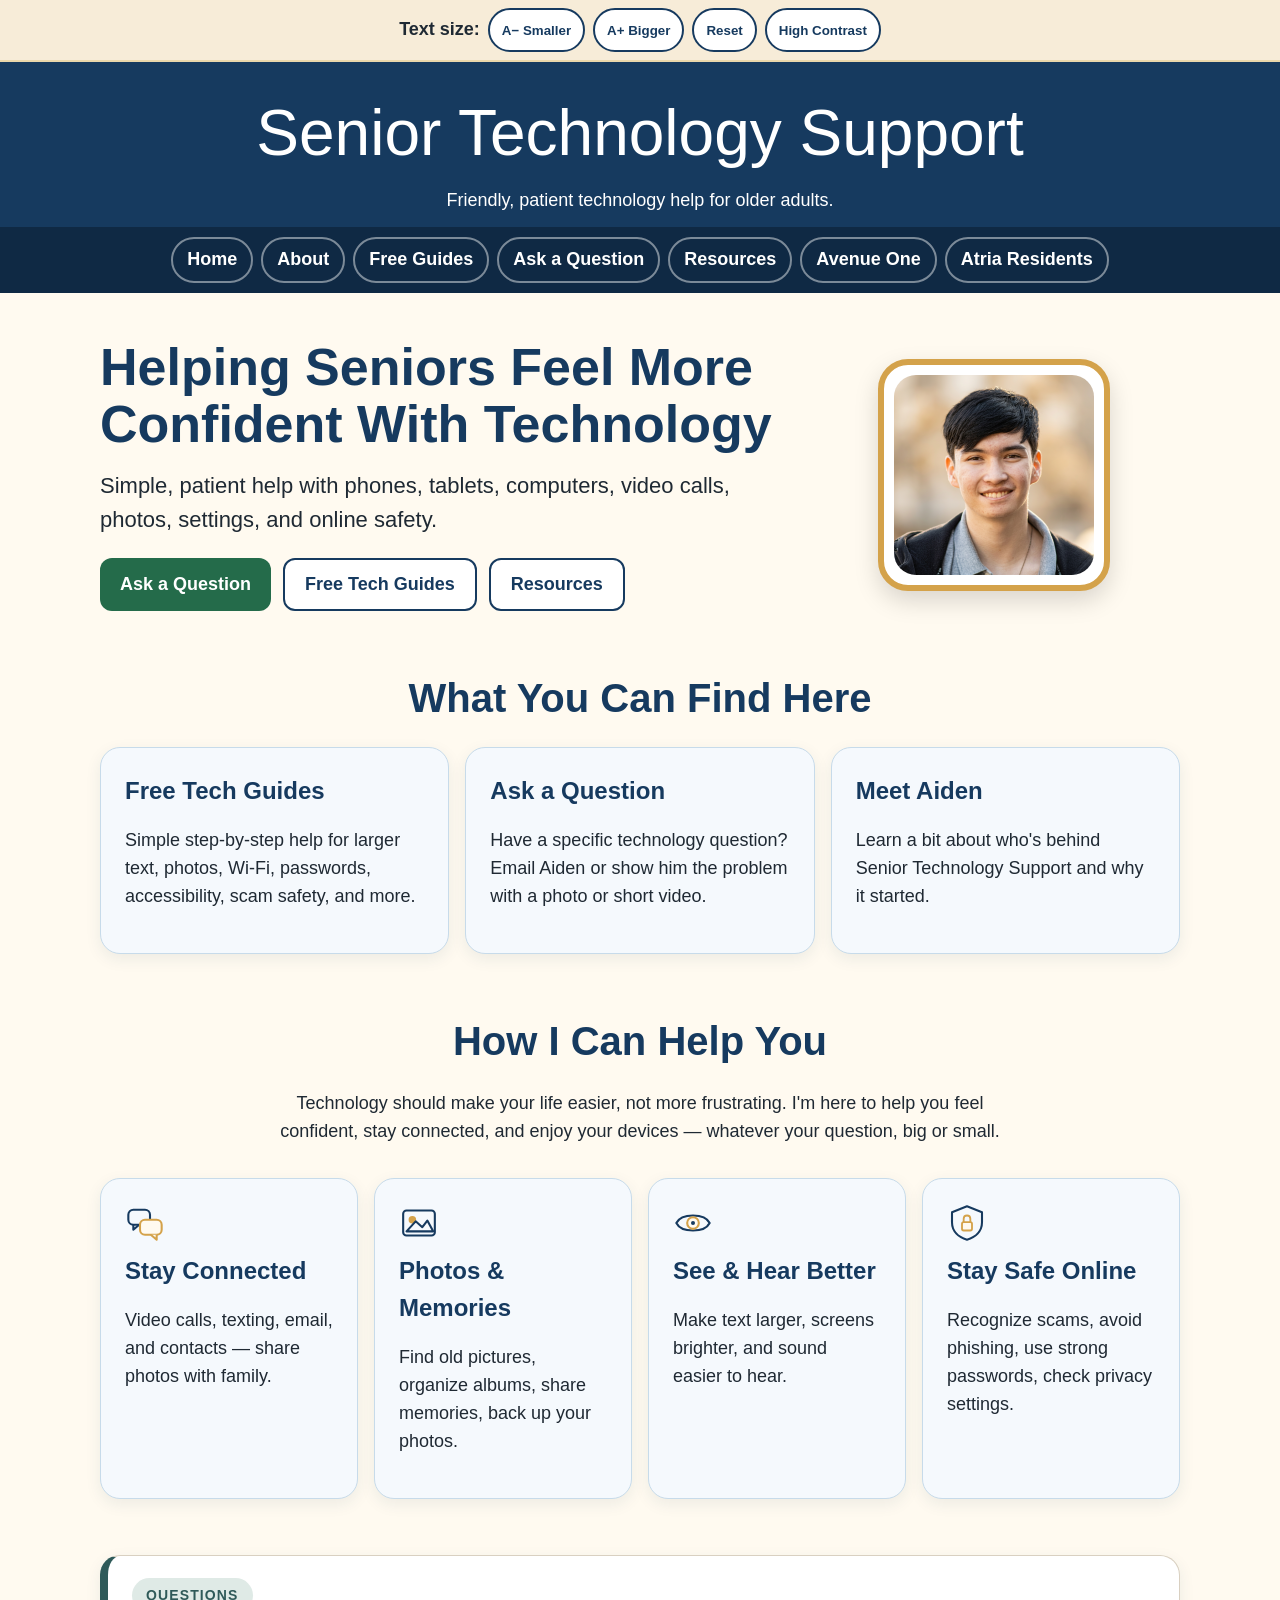
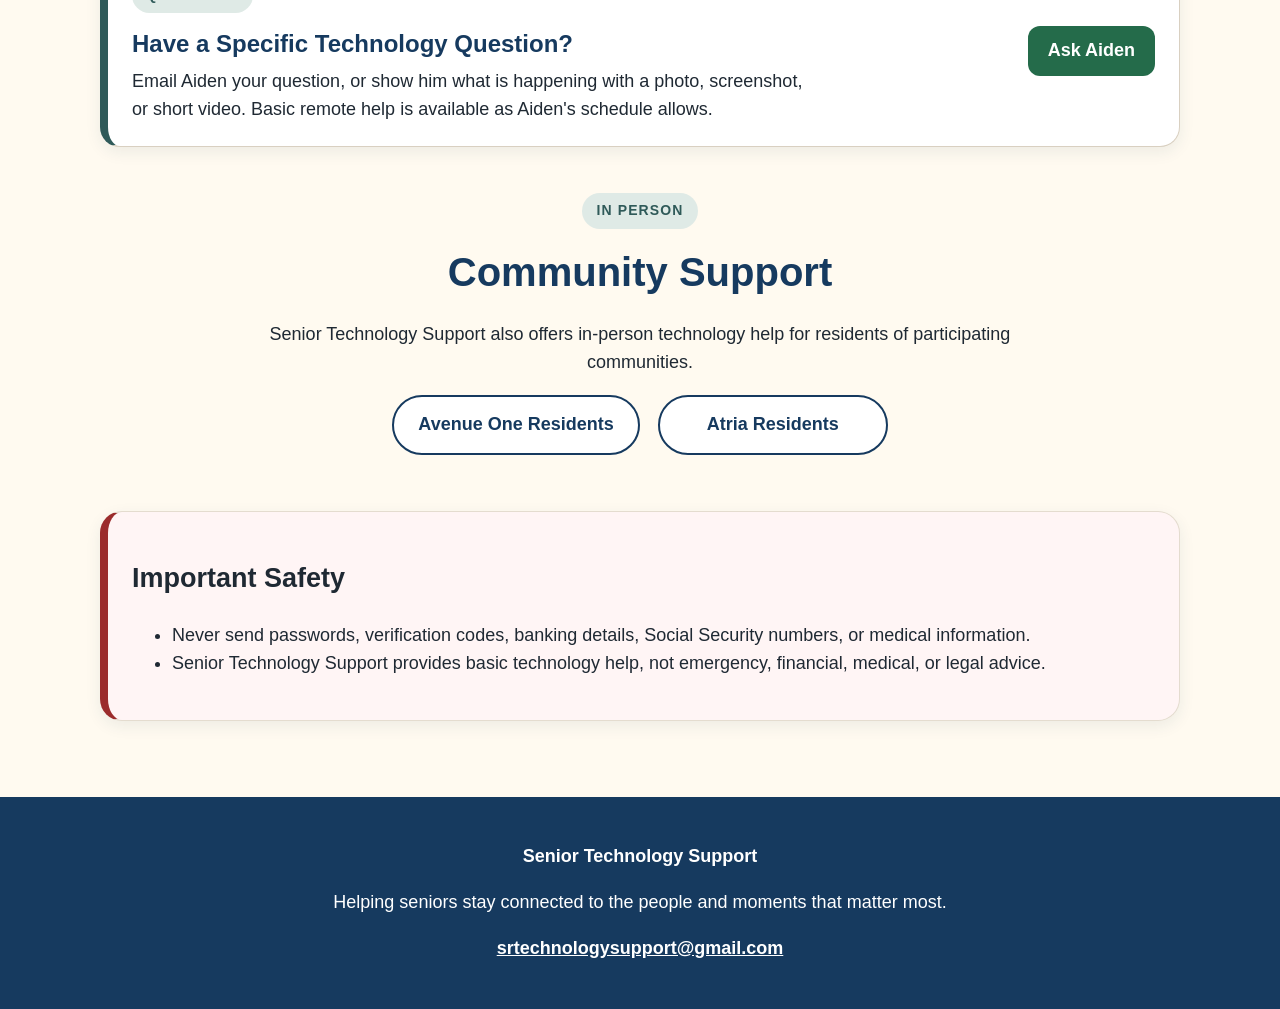
<file: index.html>
<!doctype html><html lang="en"><head><meta charset="utf-8"><meta name="viewport" content="width=device-width,initial-scale=1">
<title>Home | Senior Technology Support</title>
<meta name="description" content="Free, friendly technology help for seniors — simple guides, email support, and practical help with phones, tablets, computers, photos, settings, and online safety.">
<meta property="og:title" content="Senior Technology Support — Friendly Tech Help for Seniors">
<meta property="og:description" content="Free, friendly technology help for seniors — simple guides for phones, tablets, texting, video calls, and online safety.">
<meta property="og:type" content="website">
<meta property="og:url" content="https://seniortechsupport.github.io/index.html">
<meta property="og:image" content="https://seniortechsupport.github.io/assets/aiden.png">
<link rel="canonical" href="https://seniortechsupport.github.io/index.html">
<meta name="twitter:card" content="summary">
<meta name="twitter:title" content="Senior Technology Support — Friendly Tech Help for Seniors">
<meta name="twitter:description" content="Free, friendly technology help for seniors — simple guides for phones, tablets, texting, video calls, and online safety.">
<meta name="twitter:image" content="https://seniortechsupport.github.io/assets/aiden.png">
<script type="application/ld+json">
{"@context":"https://schema.org","@type":"Organization","name":"Senior Technology Support","url":"https://seniortechsupport.github.io/","logo":"https://seniortechsupport.github.io/assets/aiden.png","description":"Free, friendly technology help for seniors — simple guides and patient, one-on-one support for phones, tablets, and computers.","email":"srtechnologysupport@gmail.com","areaServed":"San Jose, CA","founder":{"@type":"Person","name":"Aiden O'Neill","affiliation":{"@type":"EducationalOrganization","name":"University Preparatory Academy","address":{"@type":"PostalAddress","addressLocality":"San Jose","addressRegion":"CA"}}}}
</script>
<link rel="icon" href="data:image/svg+xml,%3Csvg xmlns='http://www.w3.org/2000/svg' viewBox='0 0 64 64'%3E%3Crect width='64' height='64' rx='14' fill='%23163a5f'/%3E%3Ctext x='32' y='43' font-size='28' font-family='Arial' fill='white' text-anchor='middle' font-weight='700'%3EST%3C/text%3E%3C/svg%3E">
<link rel="stylesheet" href="assets/style.css"></head><body>
<a class="skip-link" href="#main-content">Skip to main content</a>
<div class="accessibility"><strong>Text size:</strong>
<button onclick="changeTextSize(-1)">A− Smaller</button><button onclick="changeTextSize(1)">A+ Bigger</button><button onclick="resetTextSize()">Reset</button>
<button id="contrastToggle" onclick="toggleContrast()">High Contrast</button></div>
<header><div class="brand"><h1>Senior Technology Support</h1><p>Friendly, patient technology help for older adults.</p></div>
<nav>
<a href="index.html">Home</a><a href="about.html">About</a><a href="guides.html">Free Guides</a>
<a href="request-help.html">Ask a Question</a><a href="resources.html">Resources</a><a href="avenue-one/index.html">Avenue One</a><a href="atria/index.html">Atria Residents</a>
</nav></header>
<main id="main-content">
<div class="container"><section class="hero">
<div><h2>Helping Seniors Feel More Confident With Technology</h2>
<p>Simple, patient help with phones, tablets, computers, video calls, photos, settings, and online safety.</p>
<div class="buttons"><a class="btn green" href="request-help.html">Ask a Question</a>
<a class="btn secondary" href="guides.html">Free Tech Guides</a>
<a class="btn secondary" href="resources.html">Resources</a></div></div>
<div class="photo"><img src="assets/aiden.png" alt="Aiden O'Neill smiling"></div>
</section>

<section><h2 class="section-title">What You Can Find Here</h2><div class="grid">
<a class="tile" href="guides.html"><h3>Free Tech Guides</h3><p>Simple step-by-step help for larger text, photos, Wi-Fi, passwords, accessibility, scam safety, and more.</p></a>
<a class="tile" href="request-help.html"><h3>Ask a Question</h3><p>Have a specific technology question? Email Aiden or show him the problem with a photo or short video.</p></a>
<a class="tile" href="about.html"><h3>Meet Aiden</h3><p>Learn a bit about who's behind Senior Technology Support and why it started.</p></a>
</div></section>
<section id="help"><h2 class="section-title">How I Can Help You</h2>
<p style="text-align:center;max-width:720px;margin:0 auto">Technology should make your life easier, not more frustrating. I'm here to help you feel confident, stay connected, and enjoy your devices — whatever your question, big or small.</p>
<div class="grid" style="margin-top:32px">
<div class="tile"><svg viewBox="0 0 48 48" width="40" height="40"><rect x="4" y="8" width="26" height="18" rx="6" fill="none" stroke="#163a5f" stroke-width="2.5"/><path d="M10,26 L10,32 L17,26" fill="none" stroke="#163a5f" stroke-width="2.5" stroke-linejoin="round"/><rect x="18" y="20" width="26" height="18" rx="6" fill="#fffaf0" stroke="#d4a24a" stroke-width="2.5"/><path d="M38,38 L38,44 L31,38" fill="#fffaf0" stroke="#d4a24a" stroke-width="2.5" stroke-linejoin="round"/></svg>
<h3>Stay Connected</h3><p>Video calls, texting, email, and contacts — share photos with family.</p></div>
<div class="tile"><svg viewBox="0 0 48 48" width="40" height="40"><rect x="5" y="9" width="38" height="30" rx="4" fill="none" stroke="#163a5f" stroke-width="2.5"/><circle cx="16" cy="20" r="4.5" fill="#d4a24a"/><path d="M9,34 L20,22 L28,29 L34,21 L41,34 Z" fill="none" stroke="#163a5f" stroke-width="2.5" stroke-linejoin="round"/></svg>
<h3>Photos &amp; Memories</h3><p>Find old pictures, organize albums, share memories, back up your photos.</p></div>
<div class="tile"><svg viewBox="0 0 48 48" width="40" height="40"><path d="M4,24 C10,12 38,12 44,24 C38,36 10,36 4,24 Z" fill="none" stroke="#163a5f" stroke-width="2.5" stroke-linejoin="round"/><circle cx="24" cy="24" r="7" fill="#fffaf0" stroke="#d4a24a" stroke-width="2.5"/><circle cx="24" cy="24" r="2.4" fill="#163a5f"/></svg>
<h3>See &amp; Hear Better</h3><p>Make text larger, screens brighter, and sound easier to hear.</p></div>
<div class="tile"><svg viewBox="0 0 48 48" width="40" height="40"><path d="M24,4 L42,11 L42,23 C42,34 34,41 24,44 C14,41 6,34 6,23 L6,11 Z" fill="none" stroke="#163a5f" stroke-width="2.5" stroke-linejoin="round"/><rect x="18" y="23" width="12" height="10" rx="2" fill="#fffaf0" stroke="#d4a24a" stroke-width="2.2"/><path d="M20,23 L20,19 Q20,15 24,15 Q28,15 28,19 L28,23" fill="none" stroke="#d4a24a" stroke-width="2.2"/></svg>
<h3>Stay Safe Online</h3><p>Recognize scams, avoid phishing, use strong passwords, check privacy settings.</p></div>
</div>
</section>
<section><div class="shared-help-strip"><div><span class="section-kicker">Questions</span>
<h3>Have a Specific Technology Question?</h3>
<p>Email Aiden your question, or show him what is happening with a photo, screenshot, or short video. Basic remote help is available as Aiden's schedule allows.</p>
</div><a class="btn green" href="request-help.html#remote-options">Ask Aiden</a></div></section>
<section id="communities" class="inperson-footer-section">
<div style="text-align:center"><span class="section-kicker">In Person</span></div>
<h2 class="section-title">Community Support</h2>
<p style="text-align:center;max-width:760px;margin:0 auto 16px">Senior Technology Support also offers in-person technology help for residents of participating communities.</p>
<div class="community-bubble-links">
<a class="community-bubble" href="avenue-one/index.html">Avenue One Residents</a>
<a class="community-bubble" href="atria/index.html">Atria Residents</a>
</div>
</section>
<section><div class="card safety"><h2>Important Safety</h2><ul>
<li>Never send passwords, verification codes, banking details, Social Security numbers, or medical information.</li>
<li>Senior Technology Support provides basic technology help, not emergency, financial, medical, or legal advice.</li>
</ul></div></section></div>
</main>
<footer><p><strong>Senior Technology Support</strong></p>
<p>Helping seniors stay connected to the people and moments that matter most.</p>
<p><a href="mailto:srtechnologysupport@gmail.com">srtechnologysupport@gmail.com</a></p></footer>
<script src="assets/site.js"></script>
</body></html>
</file>
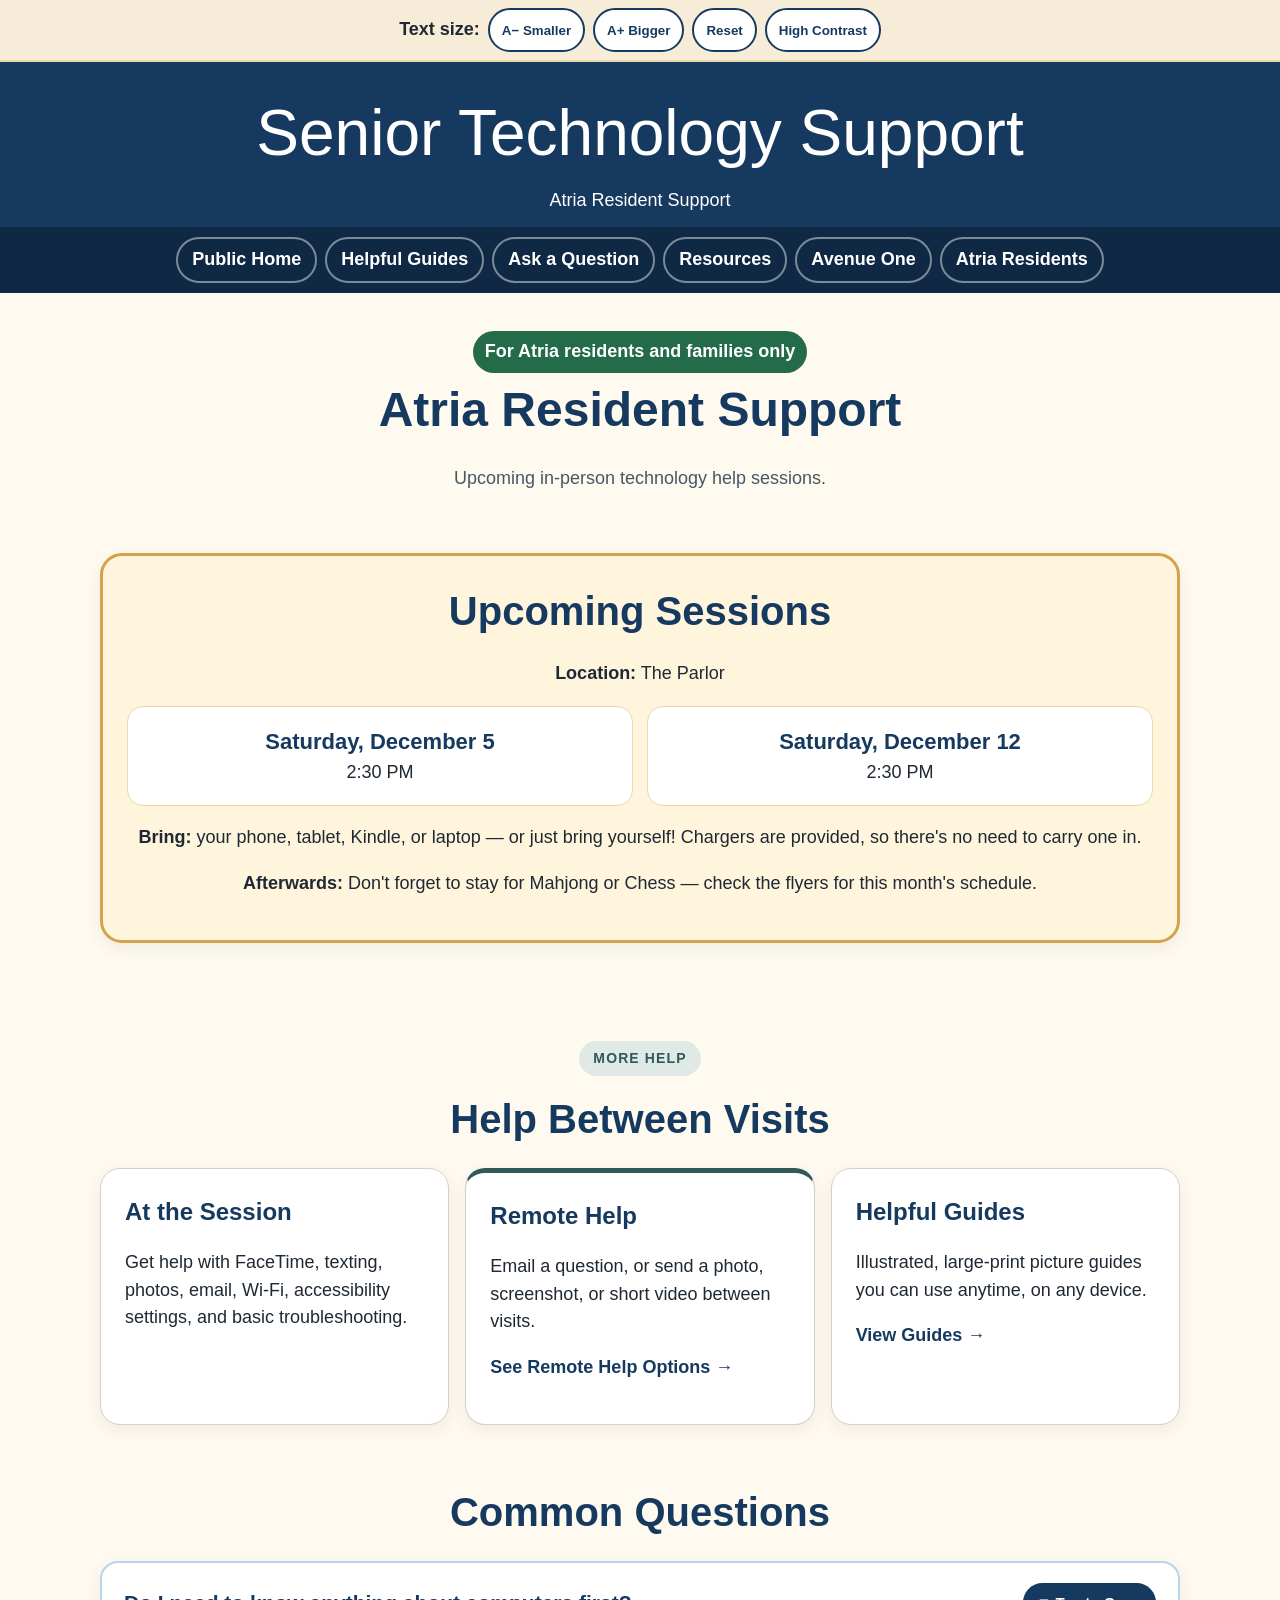
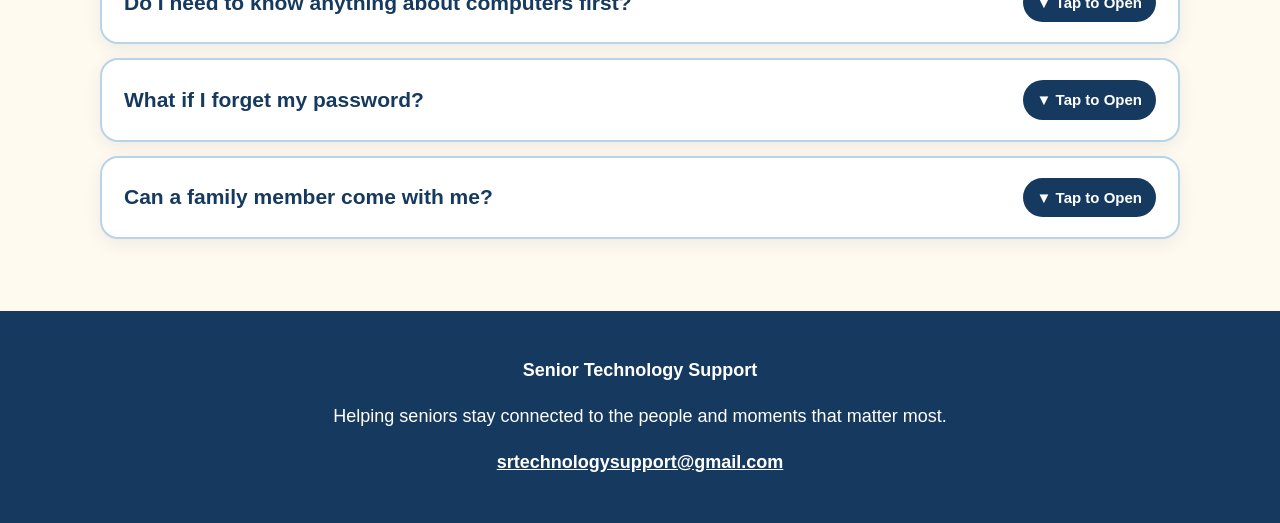
<file: atria/index.html>
<!doctype html><html lang="en"><head><meta charset="utf-8"><meta name="viewport" content="width=device-width,initial-scale=1">
<title>Atria Residents | Senior Technology Support</title>
<meta name="description" content="Upcoming in-person technology help sessions for Atria residents and families.">
<meta name="robots" content="noindex, nofollow">
<link rel="icon" href="data:image/svg+xml,%3Csvg xmlns='http://www.w3.org/2000/svg' viewBox='0 0 64 64'%3E%3Crect width='64' height='64' rx='14' fill='%23163a5f'/%3E%3Ctext x='32' y='43' font-size='28' font-family='Arial' fill='white' text-anchor='middle' font-weight='700'%3EST%3C/text%3E%3C/svg%3E">
<link rel="stylesheet" href="../assets/style.css"></head><body>
<a class="skip-link" href="#main-content">Skip to main content</a>

<div class="accessibility"><strong>Text size:</strong>
<button onclick="changeTextSize(-1)">A− Smaller</button><button onclick="changeTextSize(1)">A+ Bigger</button><button onclick="resetTextSize()">Reset</button>
<button id="contrastToggle" onclick="toggleContrast()">High Contrast</button></div>
<header><div class="brand"><h1>Senior Technology Support</h1><p>Atria Resident Support</p></div>
<nav>
<a href="../index.html">Public Home</a><a href="../guides.html">Helpful Guides</a>
<a href="../request-help.html">Ask a Question</a><a href="../resources.html">Resources</a><a href="../avenue-one/index.html">Avenue One</a><a href="index.html">Atria Residents</a>
</nav></header>

<main id="main-content">
<div class="container"><section class="page-head"><span class="badge">For Atria residents and families only</span>
<h2>Atria Resident Support</h2><p>Upcoming in-person technology help sessions.</p></section>
<section><div class="card notice">
<h2 class="section-title">Upcoming Sessions</h2>
<p><strong>Location:</strong> <span id="sessionLocation"></span></p>
<div class="session-grid" id="upcomingGrid"></div>
<p id="noUpcoming" style="display:none;color:var(--muted)">No upcoming sessions are scheduled right now — please check back soon.</p>

<p><strong>Bring:</strong> <span id="sessionBring"></span></p>
<p><strong>Afterwards:</strong> Don't forget to stay for Mahjong or Chess — check the flyers for this month's schedule.</p>
</div></section>
<section class="community-links"><div style="text-align:center"><span class="section-kicker">More Help</span></div><h2 class="section-title">Help Between Visits</h2><div class="grid">
<div class="tile"><h3>At the Session</h3><p>Get help with FaceTime, texting, photos, email, Wi‑Fi, accessibility settings, and basic troubleshooting.</p></div>
<a class="tile" href="../request-help.html#remote-options"><h3>Remote Help</h3><p>Email a question, or send a photo, screenshot, or short video between visits.</p><p class="tile-cta">See Remote Help Options →</p></a>
<a class="tile" href="../guides.html"><h3>Helpful Guides</h3><p>Illustrated, large-print picture guides you can use anytime, on any device.</p><p class="tile-cta">View Guides →</p></a>
</div></section>
<section><h2 class="section-title">Common Questions</h2><div class="faq">
<details><summary>Do I need to know anything about computers first?</summary>
<p>Not at all. Most people who reach out have never used a smartphone or tablet before. We start wherever you are.</p></details>
<details><summary>What if I forget my password?</summary>
<p>Bring the device anyway. We can often help you reset it together, or talk through safe ways to keep track of passwords going forward.</p></details>
<details><summary>Can a family member come with me?</summary>
<p>Of course. Family members are always welcome to reach out on your behalf or join in on a session.</p></details>
</div></section></div>
</main>

<footer><p><strong>Senior Technology Support</strong></p>
<p>Helping seniors stay connected to the people and moments that matter most.</p>
<p><a href="mailto:srtechnologysupport@gmail.com">srtechnologysupport@gmail.com</a></p></footer>
<script src="../assets/site.js"></script>
<script src="../assets/session-dates.js"></script>
<script>
/* Upcoming Sessions generates itself from the recurring pattern in
   session-dates.js — no manual date entry needed as time goes on. See
   the comments at the top of that file to adjust the pattern, skip a
   date, or add a one-off extra session. */

document.getElementById('sessionLocation').textContent = sessionInfo.location;
document.getElementById('sessionBring').textContent = sessionInfo.bring;

function formatFriendly(iso){
  const [y, m, d] = iso.split('-').map(Number);
  const dt = new Date(y, m - 1, d);
  return dt.toLocaleDateString('en-US', { weekday: 'long', month: 'long', day: 'numeric' });
}

function toISO(d){
  const y = d.getFullYear();
  const m = String(d.getMonth() + 1).padStart(2, '0');
  const day = String(d.getDate()).padStart(2, '0');
  return `${y}-${m}-${day}`;
}

function renderSession(s){
  return '<div class="session"><strong>' + formatFriendly(s.date) + '</strong><span>' + s.time + '</span></div>';
}

function generateUpcoming(){
  const { anchorDate, intervalDays, showNext } = sessionInfo.recurring;
  const [ay, am, ad] = anchorDate.split('-').map(Number);

  const today = new Date();
  today.setHours(0, 0, 0, 0);

  // Step forward by calendar days (setDate), not by raw milliseconds.
  // Adding exact millisecond chunks breaks across Daylight Saving Time
  // changes (the "fall back"/"spring forward" clock shifts), which can
  // silently knock the computed date back or forward by a day.
  let cursor = new Date(ay, am - 1, ad);
  let safetyCatchUp = 0;
  while (cursor < today && safetyCatchUp < 1000) {
    cursor.setDate(cursor.getDate() + intervalDays);
    safetyCatchUp++;
  }

  const results = [];
  let safety = 0;
  while (results.length < showNext && safety < 100) {
    const iso = toISO(cursor);
    if (!sessionInfo.skipDates.includes(iso)) {
      results.push({ date: iso, time: sessionInfo.time });
    }
    cursor.setDate(cursor.getDate() + intervalDays);
    safety++;
  }
  return results;
}

const todayStr = toISO(new Date());
const manual = (typeof ATRIA_MANUAL_OVERRIDE !== 'undefined' ? ATRIA_MANUAL_OVERRIDE : [])
  .filter(e => e.date >= todayStr)
  .sort((a,b) => a.date.localeCompare(b.date));

const generated = generateUpcoming();
const extras = sessionInfo.extraDates.filter(e => e.date >= todayStr);
const upcoming = manual.length
  ? manual.slice(0, sessionInfo.recurring.showNext)
  : [...generated, ...extras].sort((a, b) => a.date.localeCompare(b.date)).slice(0, sessionInfo.recurring.showNext);

document.getElementById('upcomingGrid').innerHTML = upcoming.map(renderSession).join('');
document.getElementById('noUpcoming').style.display = upcoming.length ? 'none' : 'block';
</script>

</body></html>
</file>
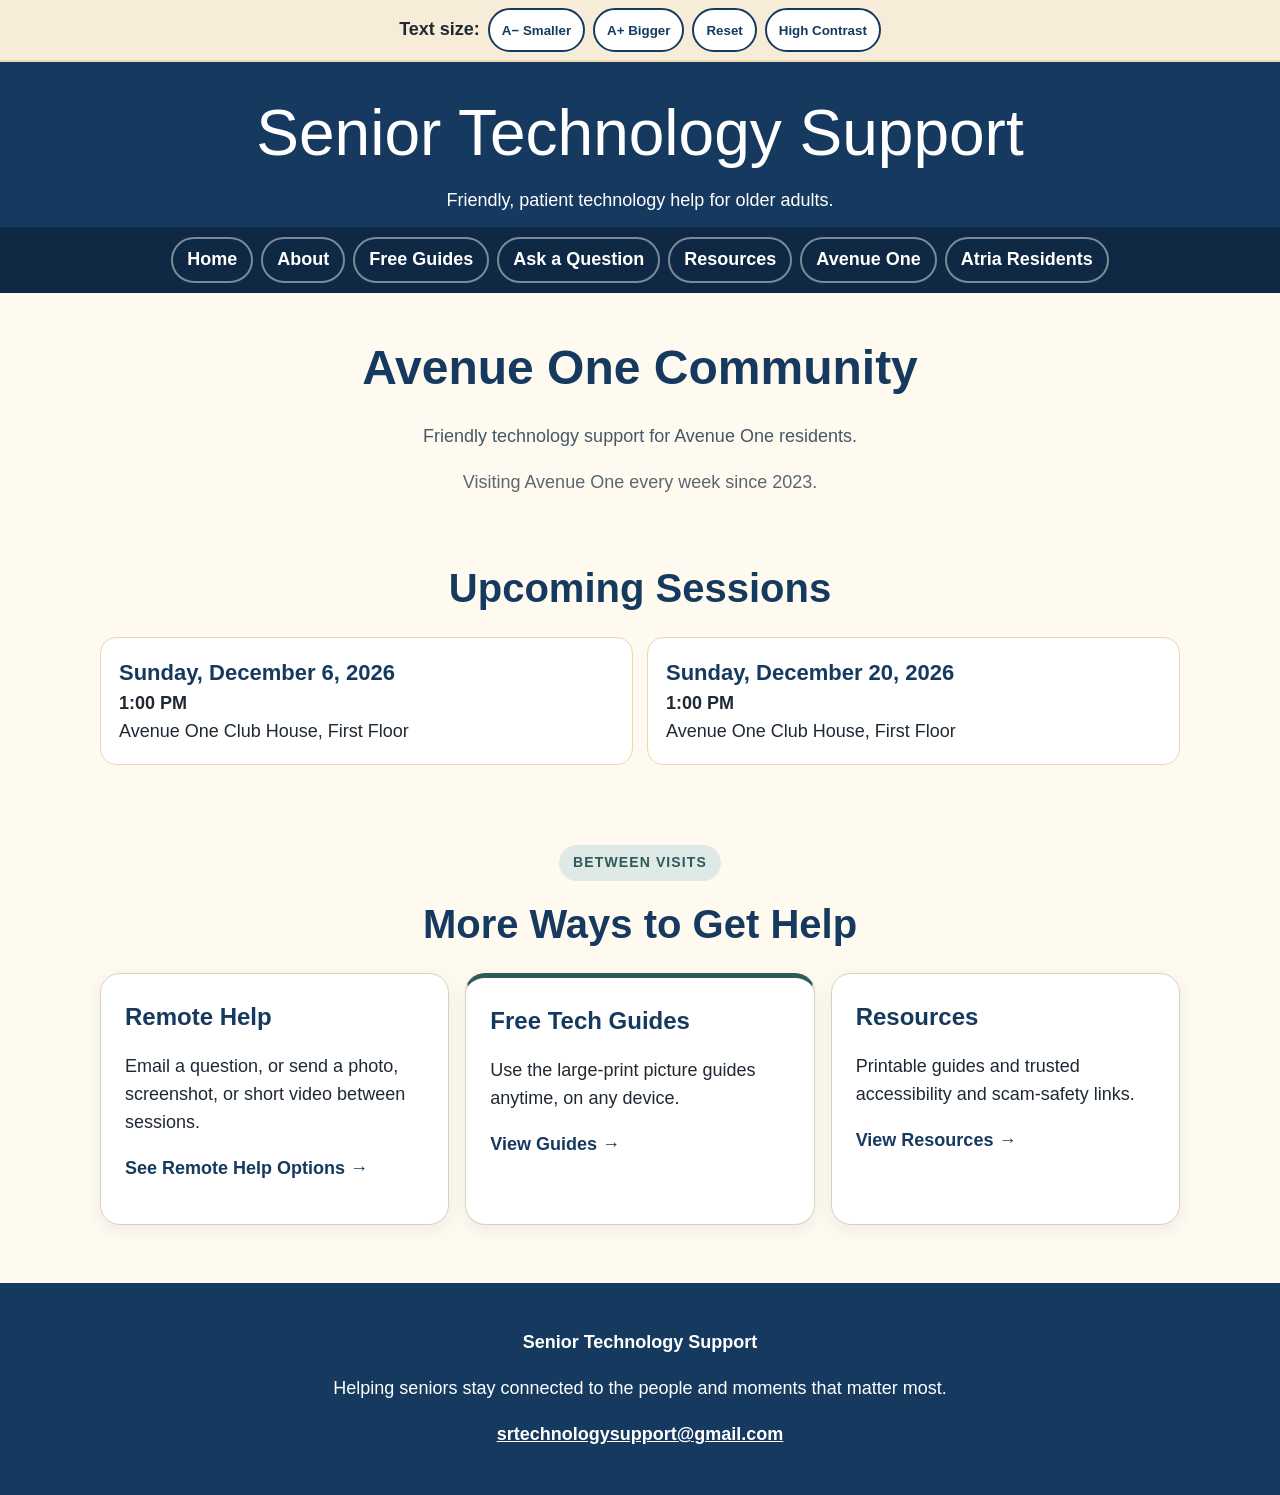
<file: avenue-one/index.html>
<!doctype html><html lang="en"><head><meta charset="utf-8"><meta name="viewport" content="width=device-width,initial-scale=1">
<title>Avenue One Community | Senior Technology Support</title>
<meta name="description" content="A record of neighborhood technology support sessions Senior Technology Support has held for the Avenue One community since 2023.">
<meta name="robots" content="noindex, nofollow">
<meta property="og:title" content="Avenue One Community | Senior Technology Support">
<meta property="og:description" content="A record of neighborhood technology support sessions Senior Technology Support has held for the Avenue One community since 2023.">
<meta property="og:type" content="website">
<meta property="og:url" content="https://seniortechsupport.github.io/avenue-one/index.html">
<meta property="og:image" content="https://seniortechsupport.github.io/assets/aiden.png">
<link rel="icon" href="data:image/svg+xml,%3Csvg xmlns='http://www.w3.org/2000/svg' viewBox='0 0 64 64'%3E%3Crect width='64' height='64' rx='14' fill='%23163a5f'/%3E%3Ctext x='32' y='43' font-size='28' font-family='Arial' fill='white' text-anchor='middle' font-weight='700'%3EST%3C/text%3E%3C/svg%3E">
<link rel="stylesheet" href="../assets/style.css"></head><body>
<a class="skip-link" href="#main-content">Skip to main content</a>

<div class="accessibility"><strong>Text size:</strong>
<button onclick="changeTextSize(-1)">A− Smaller</button><button onclick="changeTextSize(1)">A+ Bigger</button><button onclick="resetTextSize()">Reset</button>
<button id="contrastToggle" onclick="toggleContrast()">High Contrast</button></div>
<header><div class="brand"><h1>Senior Technology Support</h1><p>Friendly, patient technology help for older adults.</p></div>
<nav>
<a href="../index.html">Home</a><a href="../about.html">About</a><a href="../guides.html">Free Guides</a>
<a href="../request-help.html">Ask a Question</a><a href="../resources.html">Resources</a><a href="index.html">Avenue One</a><a href="../atria/index.html">Atria Residents</a>
</nav></header>

<main id="main-content">
<div class="container"><section class="page-head"><h2>Avenue One Community</h2>
<p>Friendly technology support for Avenue One residents.</p>
<p style="color:var(--muted)">Visiting Avenue One every week since 2023.</p></section>

<section id="upcomingSection"><h2 class="section-title">Upcoming Sessions</h2>
<div class="session-grid" id="upcomingGrid"></div>
<p id="noUpcoming" style="display:none;text-align:center;color:var(--muted)">No upcoming sessions are scheduled right now — check back soon.</p>
</section>

<section class="community-links"><div style="text-align:center"><span class="section-kicker">Between Visits</span></div><h2 class="section-title">More Ways to Get Help</h2><div class="grid">
<a class="tile" href="../request-help.html#remote-options"><h3>Remote Help</h3><p>Email a question, or send a photo, screenshot, or short video between sessions.</p><p class="tile-cta">See Remote Help Options →</p></a>
<a class="tile" href="../guides.html"><h3>Free Tech Guides</h3><p>Use the large-print picture guides anytime, on any device.</p><p class="tile-cta">View Guides →</p></a>
<a class="tile" href="../resources.html"><h3>Resources</h3><p>Printable guides and trusted accessibility and scam-safety links.</p><p class="tile-cta">View Resources →</p></a>
</div></section>
</div>
</main>

<footer><p><strong>Senior Technology Support</strong></p>
<p>Helping seniors stay connected to the people and moments that matter most.</p>
<p><a href="mailto:srtechnologysupport@gmail.com">srtechnologysupport@gmail.com</a></p></footer>
<script src="../assets/site.js"></script>
<script src="../assets/avenue-one-events.js"></script>
<script>
/* This page reads the SAME list in avenue-one-events.js for both the
   "Upcoming Sessions" box and the "Visit Calendar" record below.
   Add a date as soon as you schedule it — even months ahead — and it
   will show under Upcoming automatically. Once that date passes, it
   quietly becomes part of the visit calendar. Nothing ever
   needs to be moved or re-entered by hand.

   To rename the activity (shown in Upcoming Sessions and as each
   year's heading), just change the line below — it only needs to be
   changed in this one spot. */
const ACTIVITY_NAME = 'Neighborhood Tech Support';

function formatFriendly(iso){
  const [y, m, d] = iso.split('-').map(Number);
  const dt = new Date(y, m - 1, d);
  return dt.toLocaleDateString('en-US', { weekday: 'long', month: 'long', day: 'numeric', year: 'numeric' });
}

const today = new Date();
today.setHours(0,0,0,0);
const todayStr = `${today.getFullYear()}-${String(today.getMonth()+1).padStart(2,'0')}-${String(today.getDate()).padStart(2,'0')}`;
const all = [...avenueOneEvents];
const past = all.filter(iso => iso < todayStr).sort((a, b) => b.localeCompare(a));

// Avenue One sessions recur every other Sunday at 1:00 PM, starting Aug. 16, 2026.
// Only the next two are shown so the page stays simple and easy to read.
const AVENUE_ONE = { anchorDate: '2026-08-16', intervalDays: 14, showNext: 2, time: '1:00 PM', location: 'Avenue One Club House, First Floor' };
function nextRecurringSessions(){
  const [y,m,d] = AVENUE_ONE.anchorDate.split('-').map(Number);
  let dt = new Date(y,m-1,d);
  while(dt < today) dt.setDate(dt.getDate()+AVENUE_ONE.intervalDays);
  const out=[];
  for(let i=0;i<AVENUE_ONE.showNext;i++){
    const iso=`${dt.getFullYear()}-${String(dt.getMonth()+1).padStart(2,'0')}-${String(dt.getDate()).padStart(2,'0')}`;
    out.push(iso);
    dt.setDate(dt.getDate()+AVENUE_ONE.intervalDays);
  }
  return out;
}
const upcoming = nextRecurringSessions();

document.getElementById('upcomingGrid').innerHTML = upcoming.map(iso =>
  `<div class="session"><strong>${formatFriendly(iso)}</strong><span><b>${AVENUE_ONE.time}</b><br>${AVENUE_ONE.location}</span></div>`
).join('');
document.getElementById('noUpcoming').style.display = 'none';

</script>

</body></html>
</file>
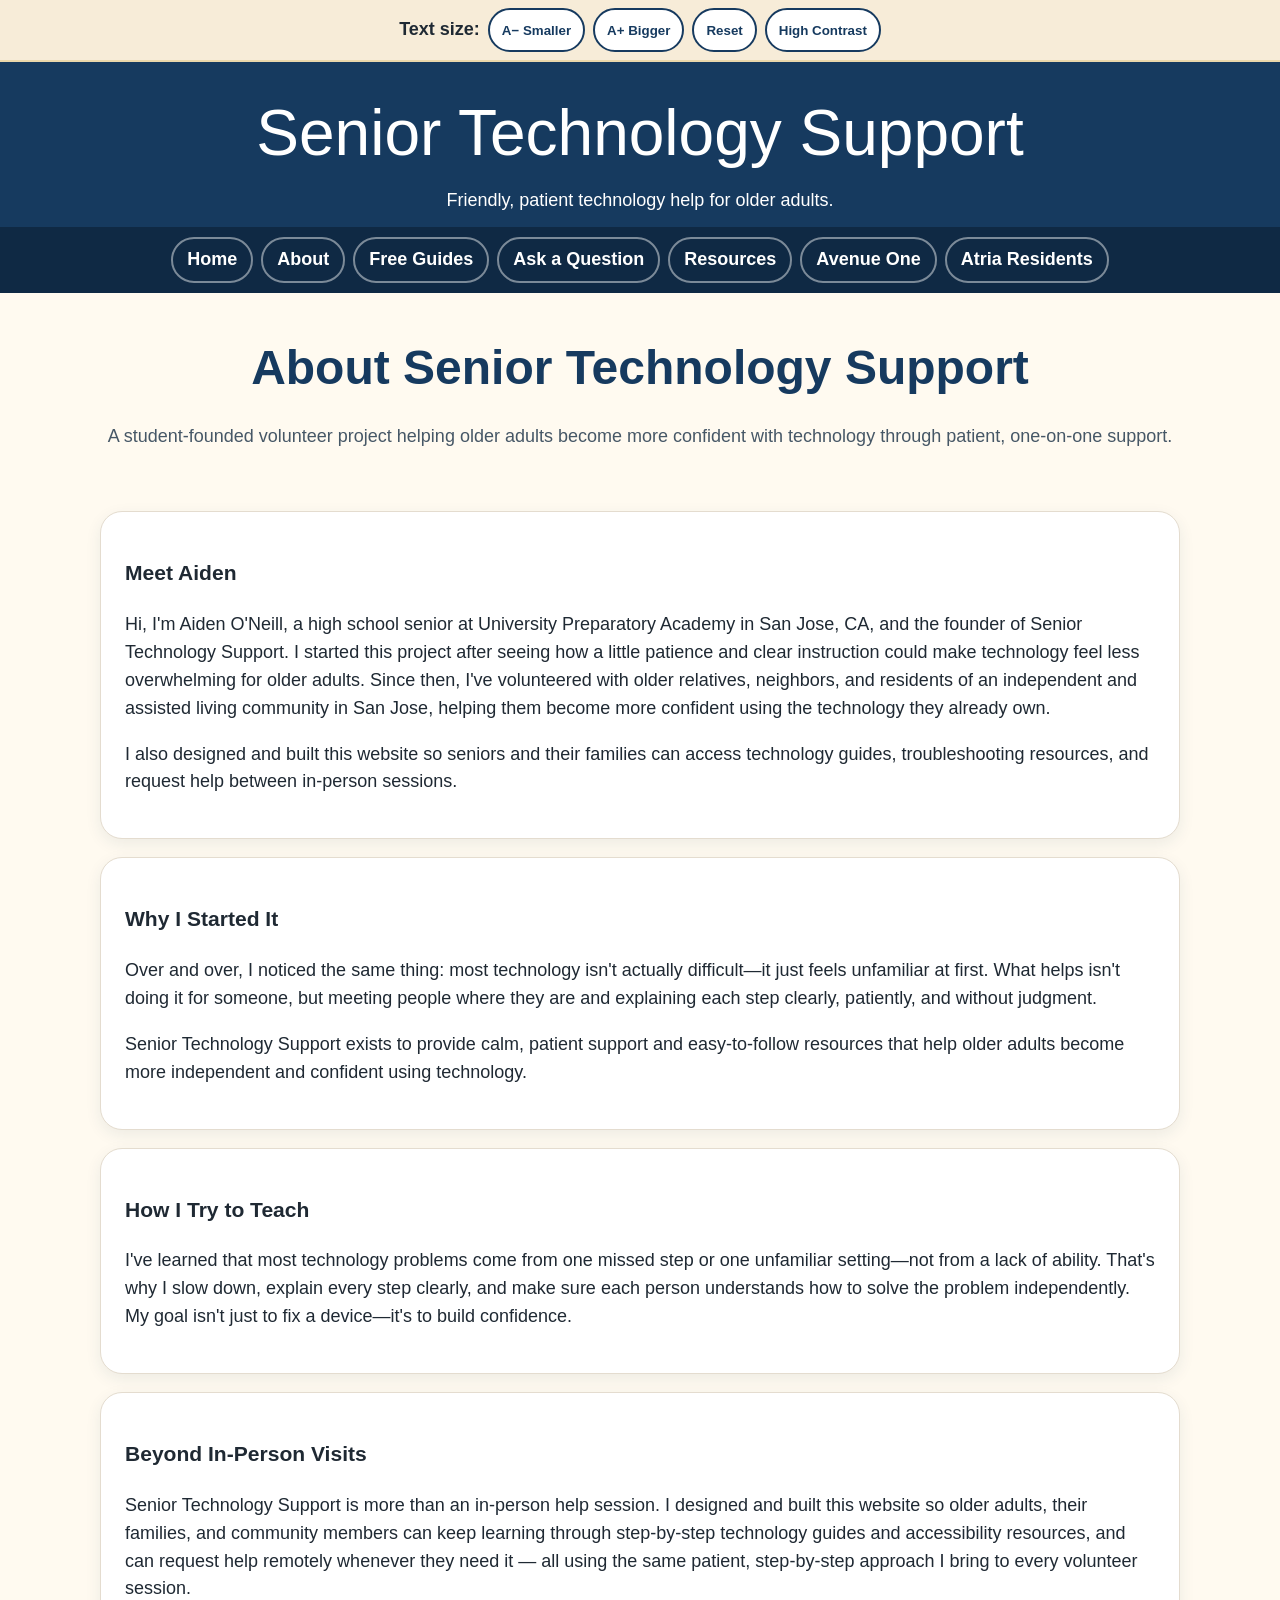
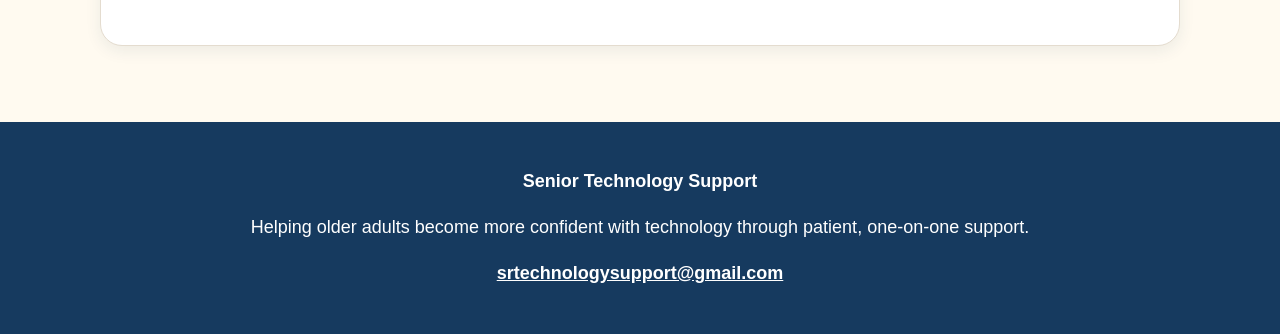
<file: about.html>
<!doctype html>
<html lang="en">
<head>
  <meta charset="utf-8">
  <meta name="viewport" content="width=device-width, initial-scale=1">
  <title>About | Senior Technology Support</title>
  <meta name="description" content="Learn about Senior Technology Support, a student-founded volunteer project helping older adults become more confident with technology through patient, one-on-one support.">
  <meta property="og:title" content="About Senior Technology Support">
  <meta property="og:description" content="Learn about Senior Technology Support, a student-founded volunteer project helping older adults become more confident with technology through patient, one-on-one support.">
  <meta property="og:type" content="website">
  <meta property="og:url" content="https://seniortechsupport.github.io/about.html">
  <meta property="og:image" content="https://seniortechsupport.github.io/assets/aiden.png">
  <link rel="canonical" href="https://seniortechsupport.github.io/about.html">
  <meta name="twitter:card" content="summary">
  <meta name="twitter:title" content="About Senior Technology Support">
  <meta name="twitter:description" content="Learn about Senior Technology Support, a student-founded volunteer project helping older adults become more confident with technology through patient, one-on-one support.">
  <meta name="twitter:image" content="https://seniortechsupport.github.io/assets/aiden.png">
  <script type="application/ld+json">
  {"@context":"https://schema.org","@type":"Organization","name":"Senior Technology Support","url":"https://seniortechsupport.github.io/","logo":"https://seniortechsupport.github.io/assets/aiden.png","description":"Free, friendly technology help for seniors — simple guides and patient, one-on-one support for phones, tablets, and computers.","email":"srtechnologysupport@gmail.com","areaServed":"San Jose, CA","founder":{"@type":"Person","name":"Aiden O'Neill","affiliation":{"@type":"EducationalOrganization","name":"University Preparatory Academy","address":{"@type":"PostalAddress","addressLocality":"San Jose","addressRegion":"CA"}}}}
  </script>
  <link rel="stylesheet" href="assets/style.css">
</head>
<body>
<a class="skip-link" href="#main-content">Skip to main content</a>
  <div class="accessibility">
    <strong>Text size:</strong>
    <button onclick="changeTextSize(-1)">A− Smaller</button>
    <button onclick="changeTextSize(1)">A+ Bigger</button>
    <button onclick="resetTextSize()">Reset</button>
    <button id="contrastToggle" onclick="toggleContrast()">High Contrast</button>
  </div>
  <header>
    <div class="brand">
      <h1>Senior Technology Support</h1>
      <p>Friendly, patient technology help for older adults.</p>
    </div>
    <nav>
      <a href="index.html">Home</a>
      <a href="about.html">About</a>
      <a href="guides.html">Free Guides</a>
      <a href="request-help.html">Ask a Question</a>
      <a href="resources.html">Resources</a>
      <a href="avenue-one/index.html">Avenue One</a><a href="atria/index.html">Atria Residents</a>
    </nav>
  </header>
  <main id="main-content">
    <div class="container">
      <section class="page-head">
        <h2>About Senior Technology Support</h2>
        <p>A student-founded volunteer project helping older adults become more confident with technology through patient, one-on-one support.</p>
      </section>
      <section>
        <div class="card">
          <h3>Meet Aiden</h3>
          <p>Hi, I'm Aiden O'Neill, a high school senior at University Preparatory Academy in San Jose, CA, and the founder of Senior Technology Support. I started this project after seeing how a little patience and clear instruction could make technology feel less overwhelming for older adults. Since then, I've volunteered with older relatives, neighbors, and residents of an independent and assisted living community in San Jose, helping them become more confident using the technology they already own.</p>
          <p>I also designed and built this website so seniors and their families can access technology guides, troubleshooting resources, and request help between in-person sessions.</p>
        </div>
        <div class="card">
          <h3>Why I Started It</h3>
          <p>Over and over, I noticed the same thing: most technology isn't actually difficult—it just feels unfamiliar at first. What helps isn't doing it for someone, but meeting people where they are and explaining each step clearly, patiently, and without judgment.</p>
          <p>Senior Technology Support exists to provide calm, patient support and easy-to-follow resources that help older adults become more independent and confident using technology.</p>
        </div>
        <div class="card">
          <h3>How I Try to Teach</h3>
          <p>I've learned that most technology problems come from one missed step or one unfamiliar setting—not from a lack of ability. That's why I slow down, explain every step clearly, and make sure each person understands how to solve the problem independently. My goal isn't just to fix a device—it's to build confidence.</p>
        </div>
        <div class="card">
          <h3>Beyond In-Person Visits</h3>
          <p>Senior Technology Support is more than an in-person help session. I designed and built this website so older adults, their families, and community members can keep learning through step-by-step technology guides and accessibility resources, and can request help remotely whenever they need it — all using the same patient, step-by-step approach I bring to every volunteer session.</p>
        </div>
      </section>
    </div>
  </main>
  <footer>
    <p><strong>Senior Technology Support</strong></p>
    <p>Helping older adults become more confident with technology through patient, one-on-one support.</p>
    <p><a href="mailto:srtechnologysupport@gmail.com">srtechnologysupport@gmail.com</a></p>
  </footer>
  <script src="assets/site.js"></script>
</body>
</html>
</file>
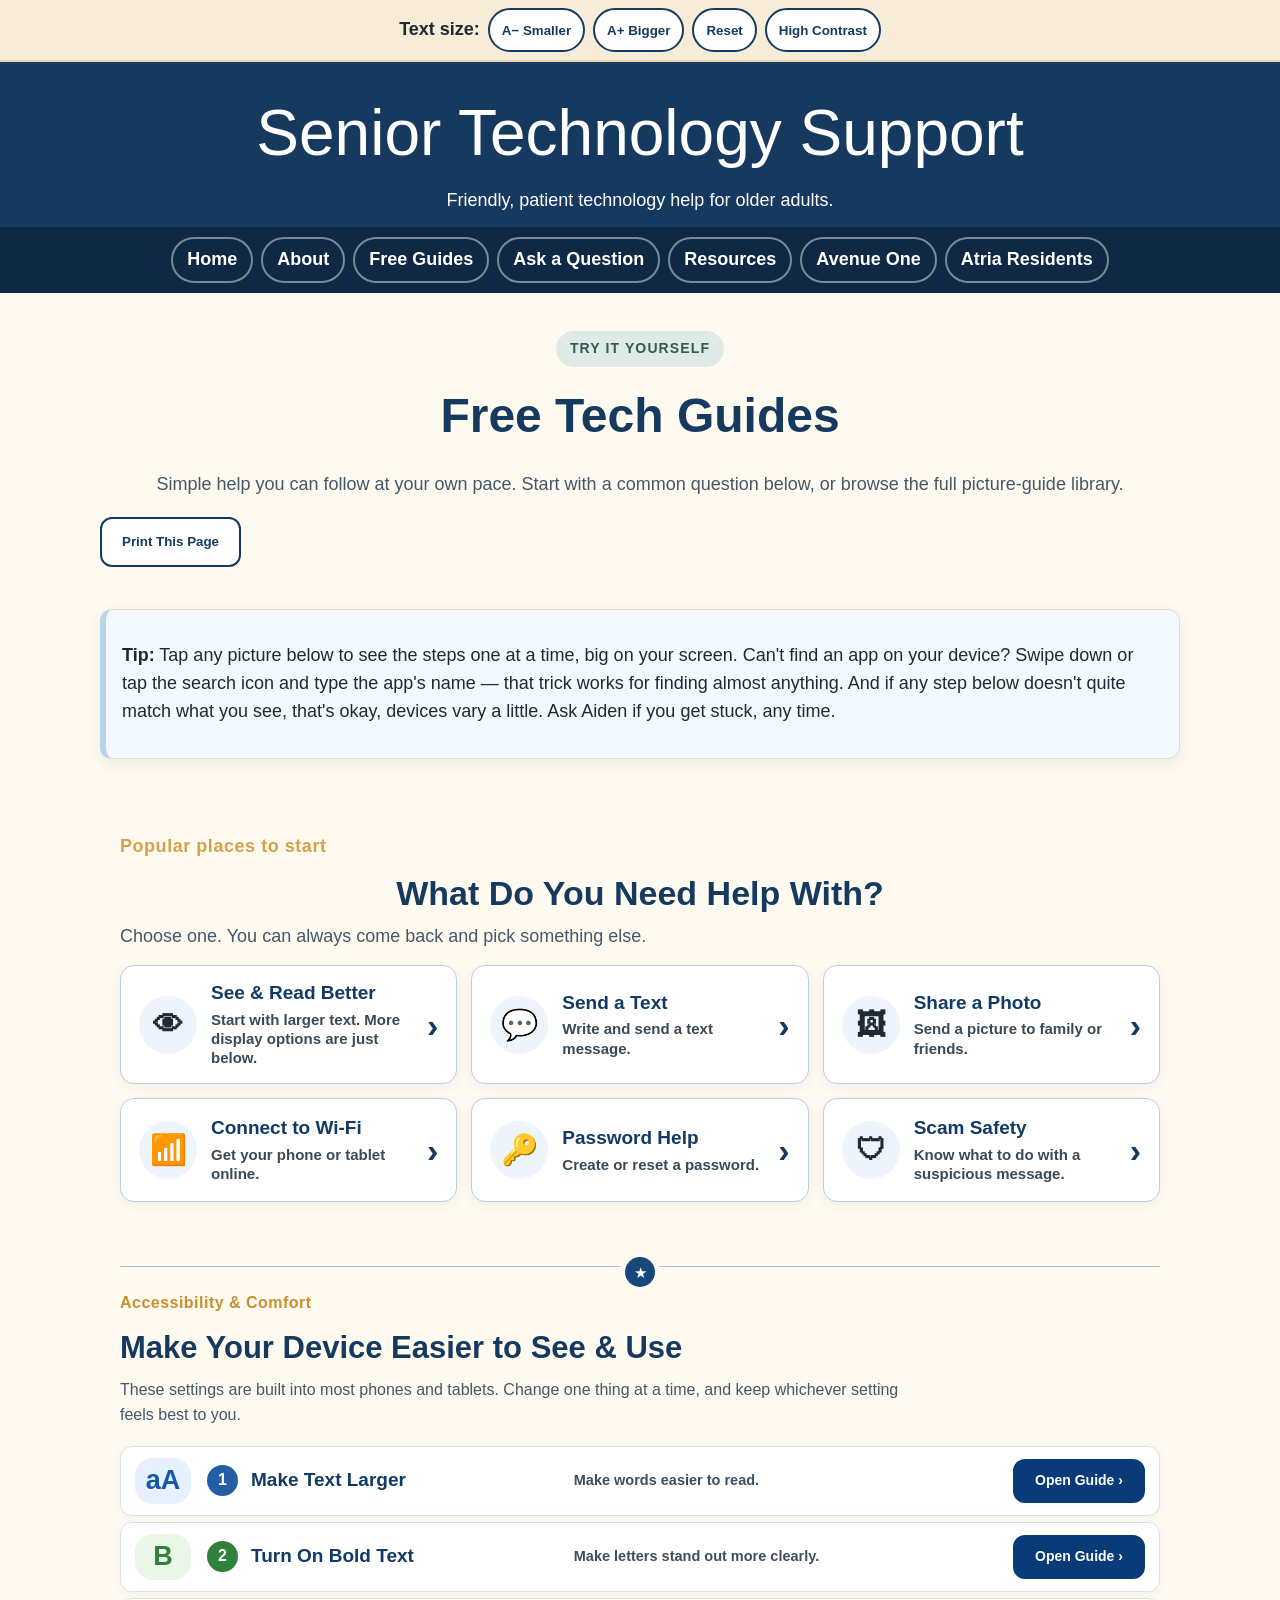
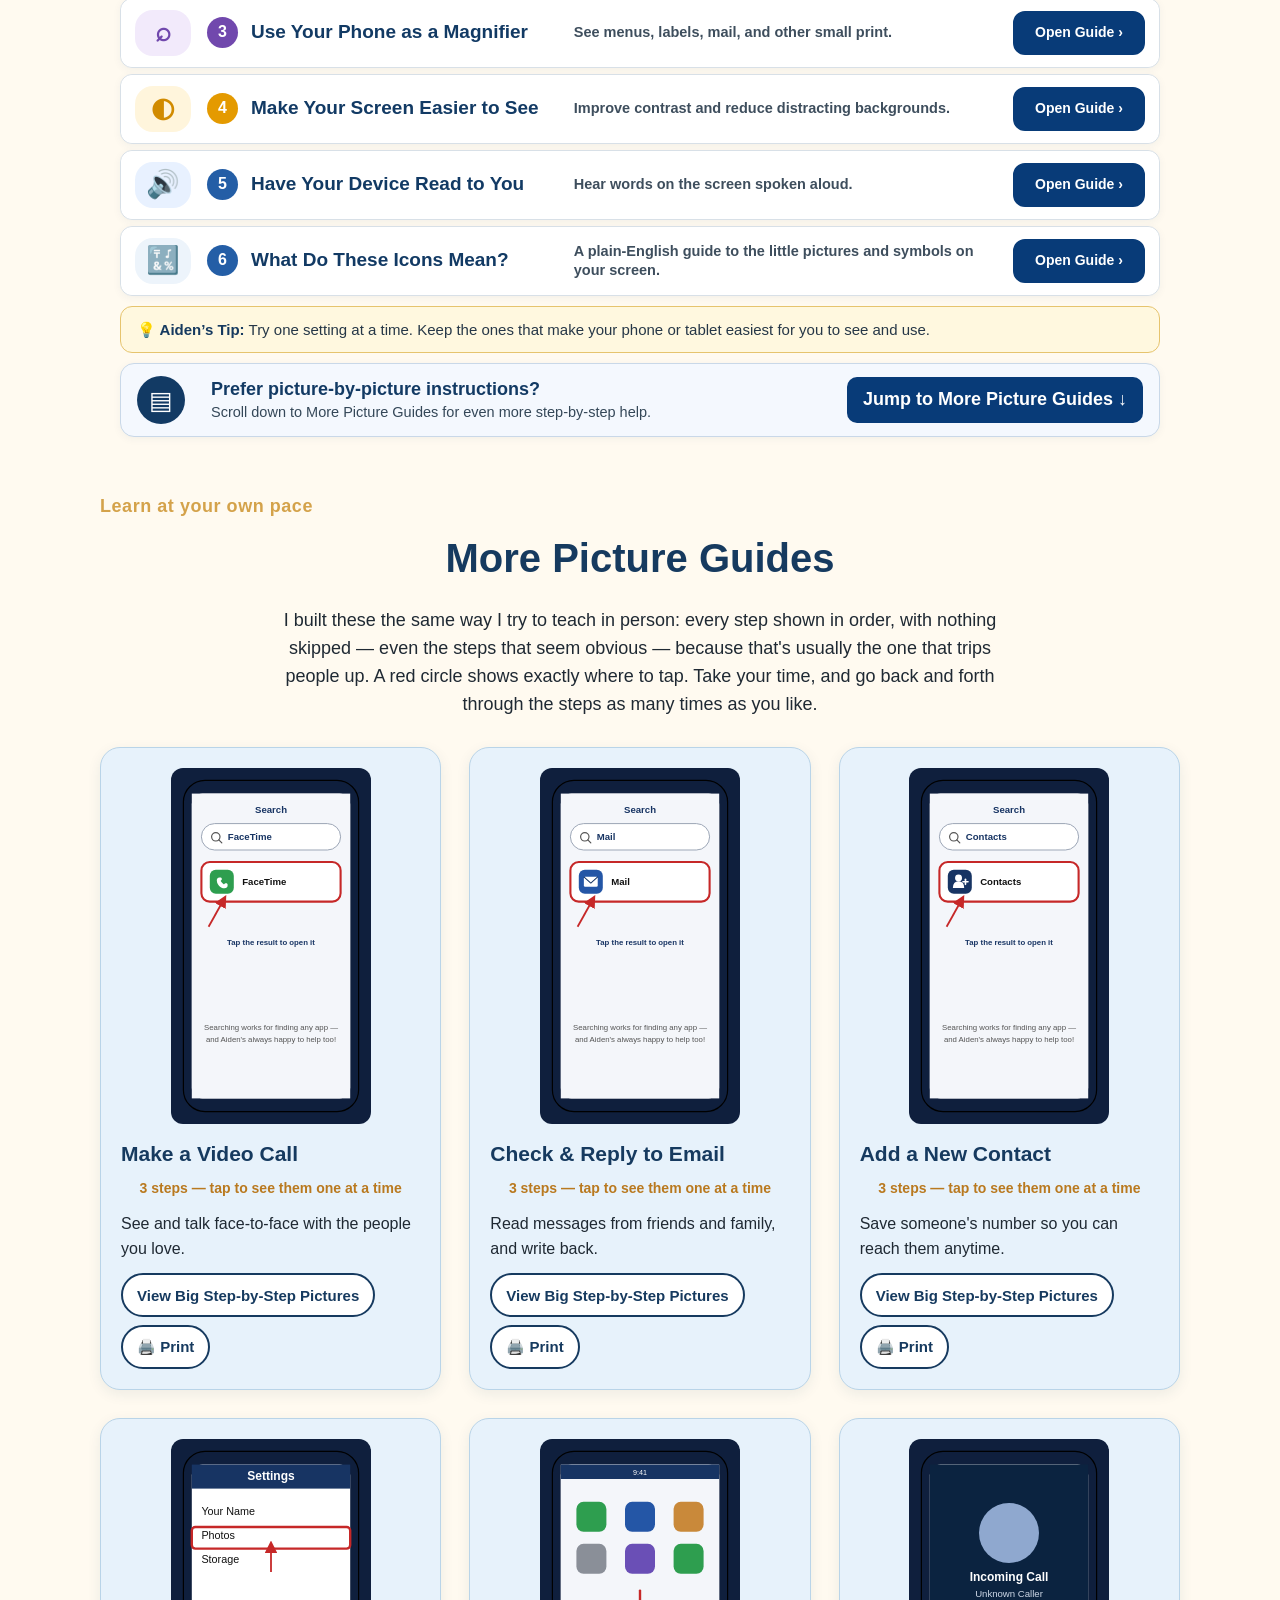
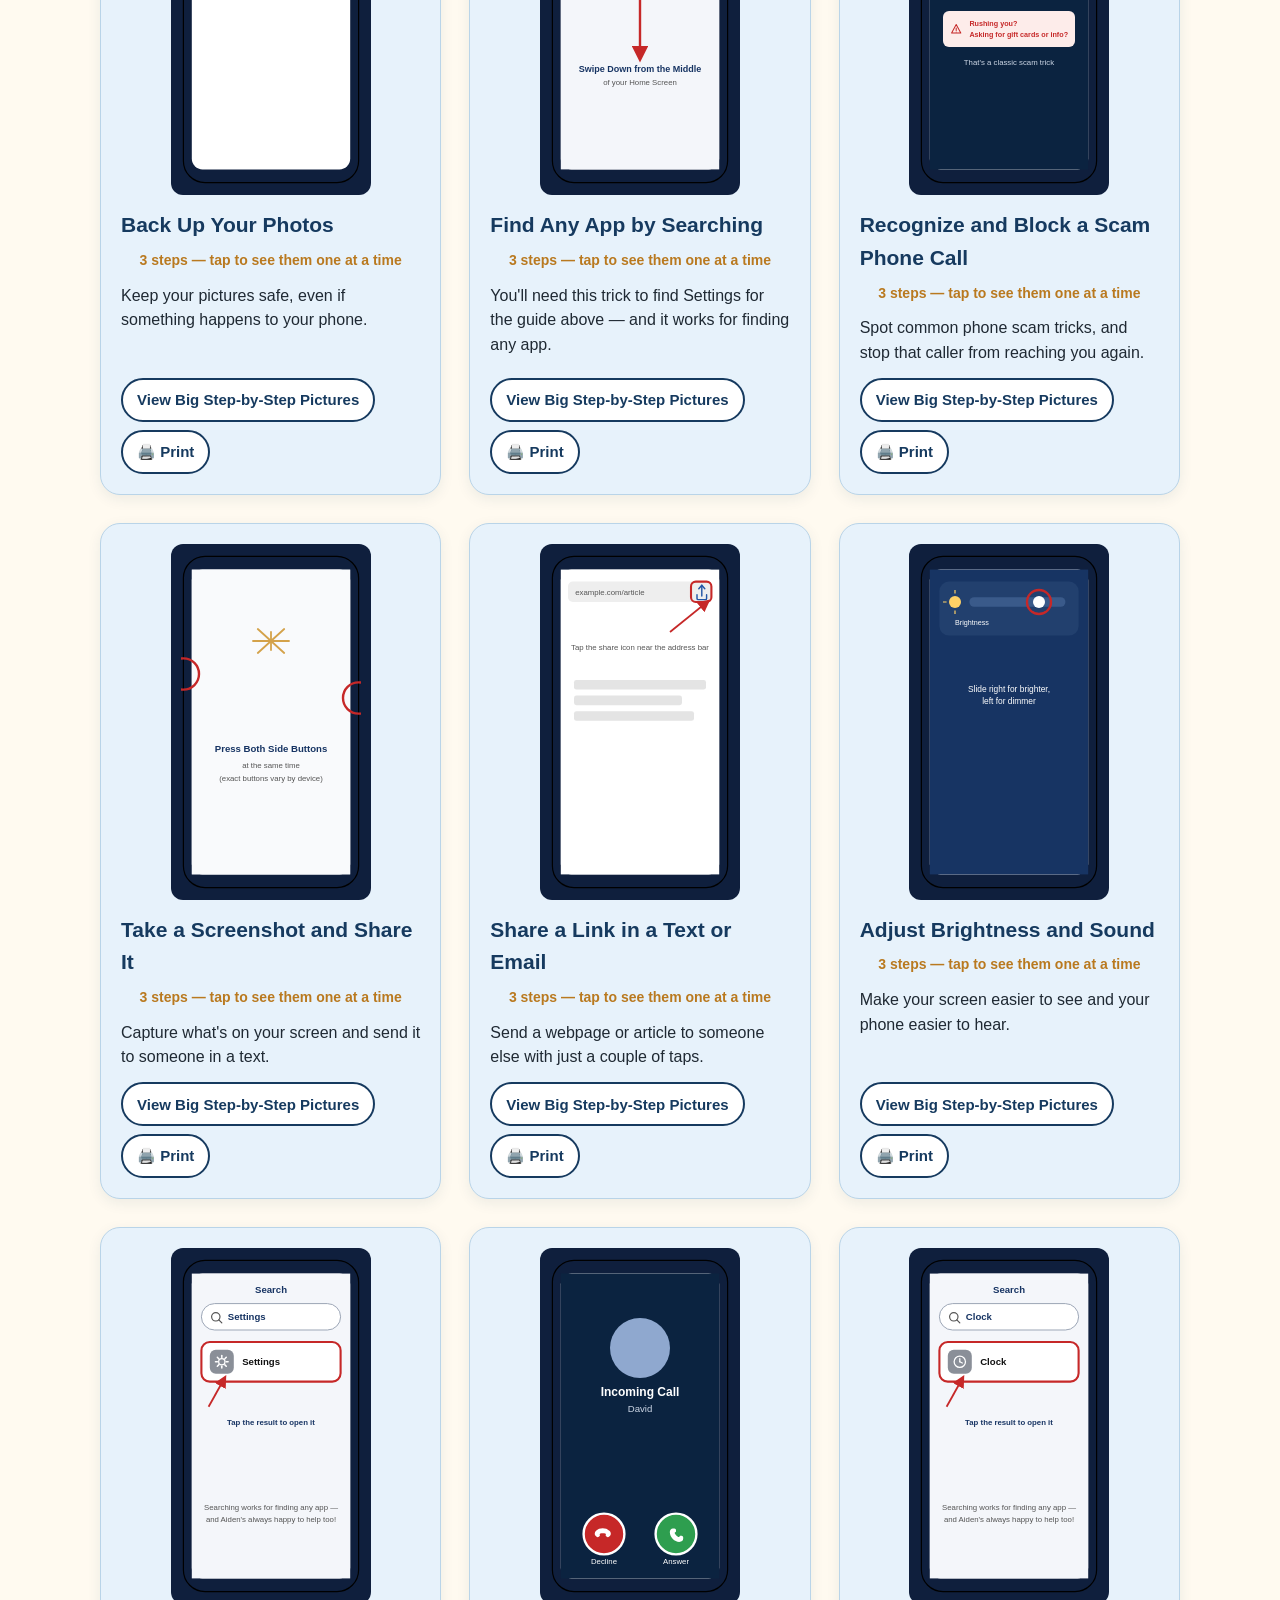
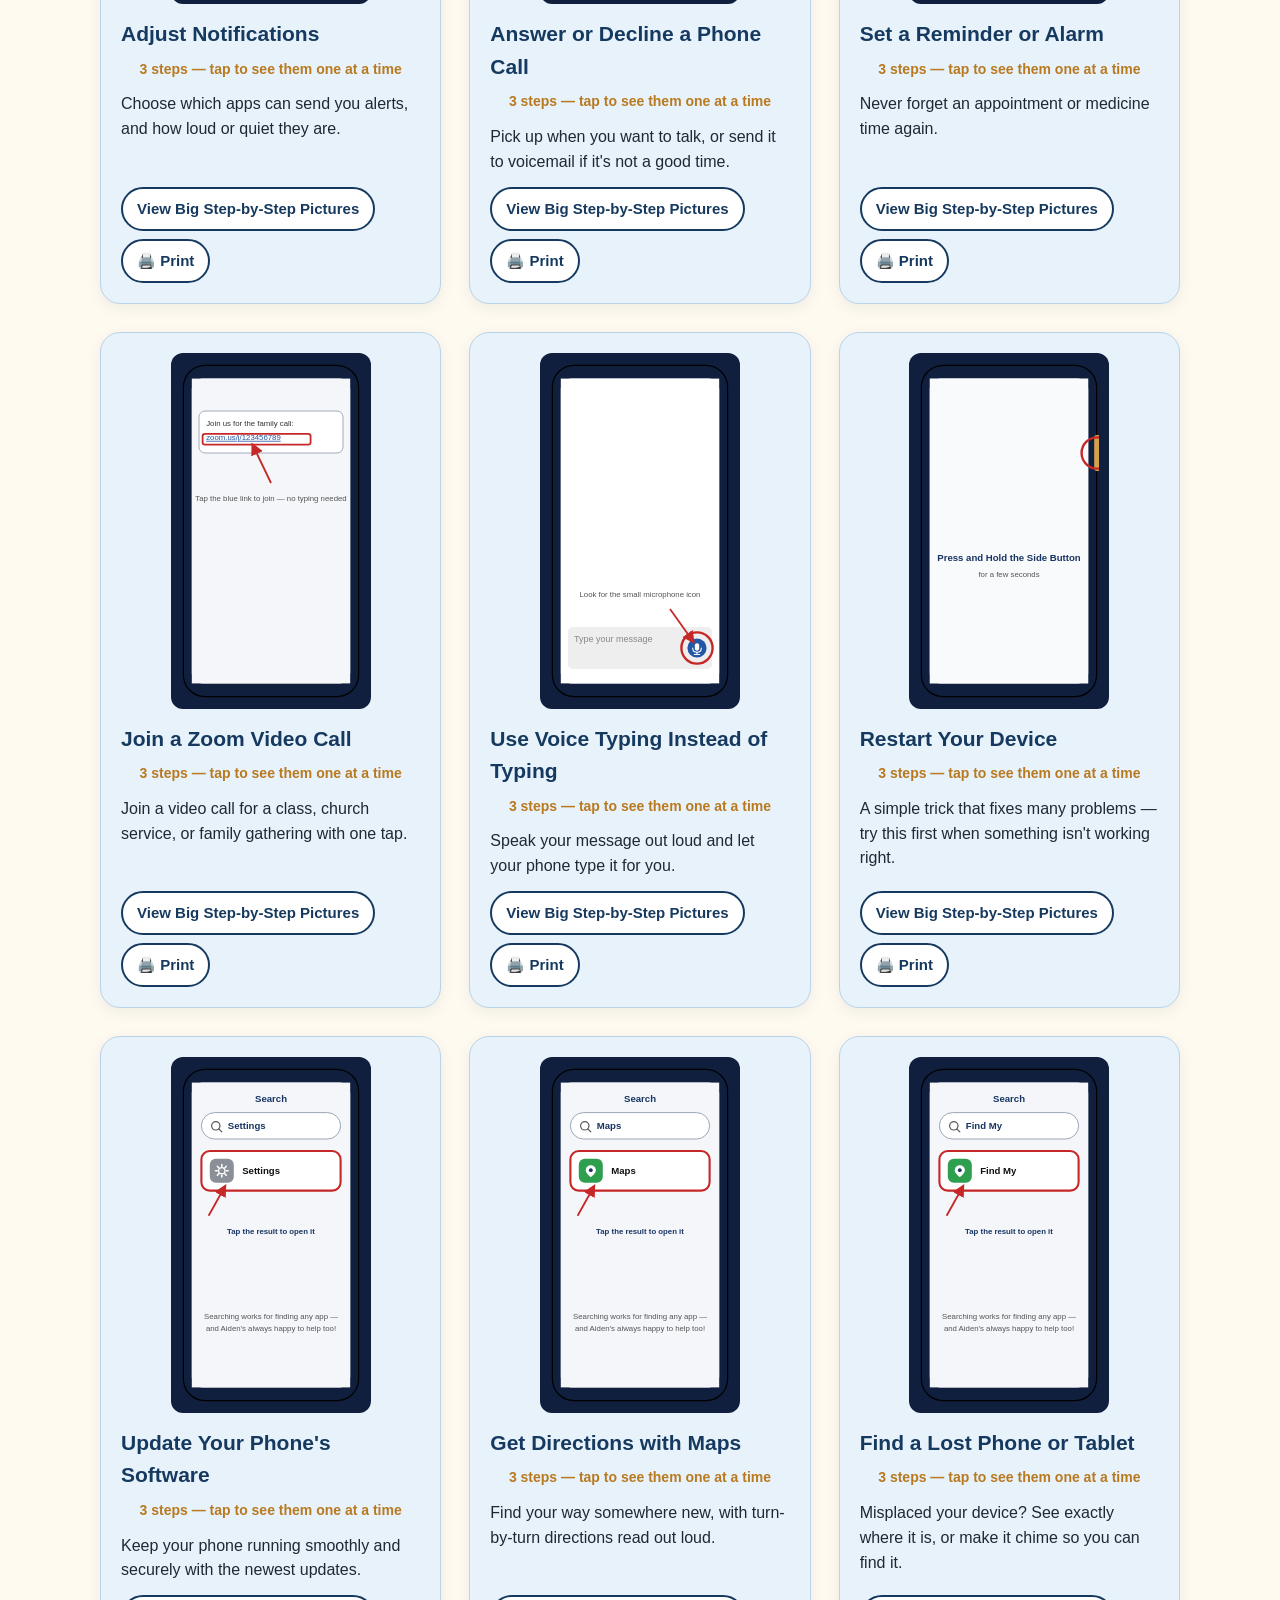
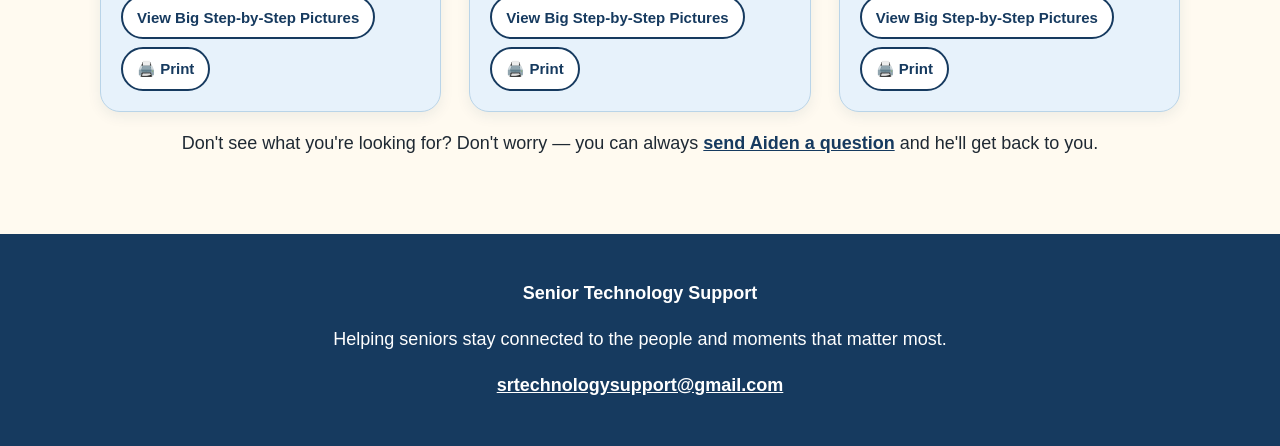
<file: guides.html>
<!doctype html><html lang="en"><head><meta charset="utf-8"><meta name="viewport" content="width=device-width,initial-scale=1">
<title>Free Tech Guides | Senior Technology Support</title>
<meta name="description" content="Free senior-friendly technology guides for larger text, accessibility, video calls, texting, email, photos, Wi-Fi, passwords, and scam safety.">
<meta property="og:title" content="Free Tech Guides | Senior Technology Support">
<meta property="og:description" content="Free senior-friendly technology guides for larger text, accessibility, video calls, texting, email, photos, Wi-Fi, passwords, and scam safety.">
<meta property="og:type" content="website">
<meta property="og:url" content="https://seniortechsupport.github.io/guides.html">
<meta property="og:image" content="https://seniortechsupport.github.io/assets/aiden.png">
<link rel="canonical" href="https://seniortechsupport.github.io/guides.html">
<meta name="twitter:card" content="summary">
<meta name="twitter:title" content="Free Tech Guides | Senior Technology Support">
<meta name="twitter:description" content="Free senior-friendly technology guides for larger text, accessibility, video calls, texting, email, photos, Wi-Fi, passwords, and scam safety.">
<meta name="twitter:image" content="https://seniortechsupport.github.io/assets/aiden.png">
<script type="application/ld+json">
{"@context":"https://schema.org","@type":"Organization","name":"Senior Technology Support","url":"https://seniortechsupport.github.io/","logo":"https://seniortechsupport.github.io/assets/aiden.png","description":"Free, friendly technology help for seniors — simple guides and patient, one-on-one support for phones, tablets, and computers.","email":"srtechnologysupport@gmail.com","areaServed":"San Jose, CA","founder":{"@type":"Person","name":"Aiden O'Neill","affiliation":{"@type":"EducationalOrganization","name":"University Preparatory Academy","address":{"@type":"PostalAddress","addressLocality":"San Jose","addressRegion":"CA"}}}}
</script>
<link rel="icon" href="data:image/svg+xml,%3Csvg xmlns='http://www.w3.org/2000/svg' viewBox='0 0 64 64'%3E%3Crect width='64' height='64' rx='14' fill='%23163a5f'/%3E%3Ctext x='32' y='43' font-size='28' font-family='Arial' fill='white' text-anchor='middle' font-weight='700'%3EST%3C/text%3E%3C/svg%3E">
<link rel="stylesheet" href="assets/style.css"></head><body>
<a class="skip-link" href="#main-content">Skip to main content</a>

<div class="accessibility"><strong>Text size:</strong>
<button onclick="changeTextSize(-1)">A− Smaller</button><button onclick="changeTextSize(1)">A+ Bigger</button><button onclick="resetTextSize()">Reset</button>
<button id="contrastToggle" onclick="toggleContrast()">High Contrast</button></div>
<header><div class="brand"><h1>Senior Technology Support</h1><p>Friendly, patient technology help for older adults.</p></div>
<nav>
<a href="index.html">Home</a><a href="about.html">About</a><a href="guides.html">Free Guides</a>
<a href="request-help.html">Ask a Question</a><a href="resources.html">Resources</a><a href="avenue-one/index.html">Avenue One</a><a href="atria/index.html">Atria Residents</a>
</nav></header>

<main id="main-content">
<div class="container"><section class="page-head"><span class="section-kicker">Try It Yourself</span><h2>Free Tech Guides</h2>
<p>Simple help you can follow at your own pace. Start with a common question below, or browse the full picture-guide library.</p><div class="buttons print-guide"><button class="btn secondary" type="button" onclick="printPageGuide()">Print This Page</button></div></section>
<section><div class="card note">
<p><strong>Tip:</strong> Tap any picture below to see the steps one at a time, big on your screen. Can't find an app on your device? Swipe down or tap the search icon and type the app's name — that trick works for finding almost anything. And if any step below doesn't quite match what you see, that's okay, devices vary a little. Ask Aiden if you get stuck, any time.</p>
</div></section>


<section id="popular-help">
  <div class="eyebrow">Popular places to start</div>
  <h2 class="section-title">What Do You Need Help With?</h2>
  <p class="guide-section-intro">Choose one. You can always come back and pick something else.</p>

  <div class="guide-choice-grid">
    <a class="guide-choice-card" href="#picture-guides" onclick="setTimeout(()=>openModal(7),100); return false;">
      <span class="guide-choice-icon" aria-hidden="true">👁</span>
      <span class="guide-choice-copy">
        <strong>See &amp; Read Better</strong>
        <small>Start with larger text. More display options are just below.</small>
      </span>
    </a>

    <a class="guide-choice-card" href="#picture-guides" onclick="setTimeout(()=>openModal(1),100); return false;">
      <span class="guide-choice-icon" aria-hidden="true">💬</span>
      <span class="guide-choice-copy">
        <strong>Send a Text</strong>
        <small>Write and send a text message.</small>
      </span>
    </a>

    <a class="guide-choice-card" href="#picture-guides" onclick="setTimeout(()=>openModal(4),100); return false;">
      <span class="guide-choice-icon" aria-hidden="true">🖼</span>
      <span class="guide-choice-copy">
        <strong>Share a Photo</strong>
        <small>Send a picture to family or friends.</small>
      </span>
    </a>

    <a class="guide-choice-card" href="#picture-guides" onclick="setTimeout(()=>openModal(8),100); return false;">
      <span class="guide-choice-icon" aria-hidden="true">📶</span>
      <span class="guide-choice-copy">
        <strong>Connect to Wi-Fi</strong>
        <small>Get your phone or tablet online.</small>
      </span>
    </a>

    <a class="guide-choice-card" href="#picture-guides" onclick="setTimeout(()=>openModal(9),100); return false;">
      <span class="guide-choice-icon" aria-hidden="true">🔑</span>
      <span class="guide-choice-copy">
        <strong>Password Help</strong>
        <small>Create or reset a password.</small>
      </span>
    </a>

    <a class="guide-choice-card" href="#picture-guides" onclick="setTimeout(()=>openModal(10),100); return false;">
      <span class="guide-choice-icon" aria-hidden="true">🛡</span>
      <span class="guide-choice-copy">
        <strong>Scam Safety</strong>
        <small>Know what to do with a suspicious message.</small>
      </span>
    </a>
  </div>
</section>

<section id="see-read" class="mini-guides-section">
  <div class="eyebrow">Accessibility &amp; Comfort</div>
  <h2 class="section-title">Make Your Device Easier to See &amp; Use</h2>
  <p class="guide-section-intro">These settings are built into most phones and tablets. Change one thing at a time, and keep whichever setting feels best to you.</p>

  <details class="mini-guide" id="mini-text">
    <summary><span class="mini-guide-icon" aria-hidden="true">aA</span><span class="mini-guide-number" aria-hidden="true">1</span><span class="mini-guide-title"><strong>Make Text Larger</strong><small>Make words easier to read.</small></span></summary>
    <div class="mini-guide-body">
      <div class="platform-grid">
        <div class="platform-card">
          <h3>iPhone / iPad</h3>
          <ol>
            <li>Open <strong>Settings</strong>.</li>
            <li>Tap <strong>Accessibility</strong>.</li>
            <li>Tap <strong>Display &amp; Text Size</strong>.</li>
            <li>Tap <strong>Larger Text</strong>.</li>
            <li>Move the slider until the words are comfortable to read.</li>
            <li>Need it even larger? Turn on <strong>Larger Accessibility Sizes</strong>.</li>
          </ol>
        </div>
        <div class="platform-card">
          <h3>Android</h3>
          <ol>
            <li>Open <strong>Settings</strong>.</li>
            <li>Use the Settings search and type <strong>Font size</strong>.</li>
            <li>Move the slider until the words are comfortable to read.</li>
            <li>You can also search for <strong>Display size</strong> to make buttons and other items larger.</li>
          </ol>
        </div>
      </div>
      <div class="aiden-tip"><strong>Aiden's Tip:</strong> Choose the size that is easiest for <em>you</em> to read. There is no “right” size.</div>
      <div class="mini-guide-actions"><button class="btn secondary" type="button" onclick="printMiniGuide('mini-text')">Print This Guide</button><a class="btn" href="request-help.html">Still stuck? Ask Aiden</a></div>
    </div>
  </details>

  <details class="mini-guide" id="mini-bold">
    <summary><span class="mini-guide-icon" aria-hidden="true">B</span><span class="mini-guide-number" aria-hidden="true">2</span><span class="mini-guide-title"><strong>Turn On Bold Text</strong><small>Make letters stand out more clearly.</small></span></summary>
    <div class="mini-guide-body">
      <div class="platform-grid">
        <div class="platform-card">
          <h3>iPhone / iPad</h3>
          <ol>
            <li>Open <strong>Settings</strong>.</li>
            <li>Tap <strong>Accessibility</strong>.</li>
            <li>Tap <strong>Display &amp; Text Size</strong>.</li>
            <li>Turn on <strong>Bold Text</strong>.</li>
          </ol>
        </div>
        <div class="platform-card">
          <h3>Android</h3>
          <ol>
            <li>Open <strong>Settings</strong>.</li>
            <li>Search for <strong>Bold text</strong> or open <strong>Accessibility</strong>.</li>
            <li>On many phones, look under <strong>Display size and text</strong> or <strong>Vision enhancements</strong>.</li>
            <li>Turn on the bold-text option if your phone offers it.</li>
          </ol>
        </div>
      </div>
      <div class="aiden-tip"><strong>Aiden's Tip:</strong> Try larger text and bold text together. Many people find that combination easier to read.</div>
      <div class="mini-guide-actions"><button class="btn secondary" type="button" onclick="printMiniGuide('mini-bold')">Print This Guide</button><a class="btn" href="request-help.html">Still stuck? Ask Aiden</a></div>
    </div>
  </details>

  <details class="mini-guide" id="mini-magnifier">
    <summary><span class="mini-guide-icon" aria-hidden="true">⌕</span><span class="mini-guide-number" aria-hidden="true">3</span><span class="mini-guide-title"><strong>Use Your Phone as a Magnifier</strong><small>See menus, labels, mail, and other small print.</small></span></summary>
    <div class="mini-guide-body">
      <div class="platform-grid">
        <div class="platform-card">
          <h3>iPhone / iPad</h3>
          <ol>
            <li>Find and open the <strong>Magnifier</strong> app. If you cannot find it, swipe down on the Home Screen and search for “Magnifier.”</li>
            <li>Point the camera at what you want to read.</li>
            <li>Use the zoom control to make it larger.</li>
            <li>You can also adjust brightness or freeze the image if that makes it easier to see.</li>
          </ol>
        </div>
        <div class="platform-card">
          <h3>Android</h3>
          <ol>
            <li>For small print in the real world, open the <strong>Camera</strong> and use the zoom controls.</li>
            <li>To enlarge something already on your screen, open <strong>Settings</strong> and search for <strong>Magnification</strong>.</li>
            <li>Turn on the magnification shortcut your phone offers.</li>
          </ol>
        </div>
      </div>
      <div class="aiden-tip"><strong>Aiden's Tip:</strong> This is especially useful for menus, appliance buttons, medicine labels, and other tiny print. For medical instructions, double-check anything that is hard to read with a pharmacist or healthcare professional.</div>
      <div class="mini-guide-actions"><button class="btn secondary" type="button" onclick="printMiniGuide('mini-magnifier')">Print This Guide</button><a class="btn" href="request-help.html">Still stuck? Ask Aiden</a></div>
    </div>
  </details>

  <details class="mini-guide" id="mini-contrast">
    <summary><span class="mini-guide-icon" aria-hidden="true">◐</span><span class="mini-guide-number" aria-hidden="true">4</span><span class="mini-guide-title"><strong>Make Your Screen Easier to See</strong><small>Improve contrast and reduce distracting backgrounds.</small></span></summary>
    <div class="mini-guide-body">
      <div class="platform-grid">
        <div class="platform-card">
          <h3>iPhone / iPad</h3>
          <ol>
            <li>Open <strong>Settings</strong>.</li>
            <li>Tap <strong>Accessibility</strong>.</li>
            <li>Tap <strong>Display &amp; Text Size</strong>.</li>
            <li>Try <strong>Increase Contrast</strong>.</li>
            <li>You can also try <strong>Reduce Transparency</strong>.</li>
          </ol>
        </div>
        <div class="platform-card">
          <h3>Android</h3>
          <ol>
            <li>Open <strong>Settings</strong>.</li>
            <li>Search for <strong>contrast</strong>, <strong>high contrast text</strong>, or <strong>color correction</strong>.</li>
            <li>Your phone may place these settings under <strong>Accessibility</strong>, <strong>Vision enhancements</strong>, or <strong>Display size and text</strong>.</li>
            <li>Try one setting at a time and keep the one that is easiest to see.</li>
          </ol>
        </div>
      </div>
      <div class="aiden-tip"><strong>Aiden's Tip:</strong> Change one setting at a time so you can tell whether it actually helps. You can always turn it back off.</div>
      <div class="mini-guide-actions"><button class="btn secondary" type="button" onclick="printMiniGuide('mini-contrast')">Print This Guide</button><a class="btn" href="request-help.html">Still stuck? Ask Aiden</a></div>
    </div>
  </details>

  <details class="mini-guide" id="mini-spoken">
    <summary><span class="mini-guide-icon" aria-hidden="true">🔊</span><span class="mini-guide-number" aria-hidden="true">5</span><span class="mini-guide-title"><strong>Have Your Device Read to You</strong><small>Hear words on the screen spoken aloud.</small></span></summary>
    <div class="mini-guide-body">
      <div class="platform-grid">
        <div class="platform-card">
          <h3>iPhone / iPad</h3>
          <ol>
            <li>Open <strong>Settings</strong>.</li>
            <li>Tap <strong>Accessibility</strong>.</li>
            <li>Look for <strong>Spoken Content</strong> or <strong>Read &amp; Speak</strong>. The name can vary by software version.</li>
            <li>Turn on <strong>Speak Screen</strong> or the read-aloud option you prefer.</li>
            <li>Follow the on-screen directions for starting read-aloud.</li>
          </ol>
        </div>
        <div class="platform-card">
          <h3>Android</h3>
          <ol>
            <li>Open <strong>Settings</strong>.</li>
            <li>Tap <strong>Accessibility</strong>.</li>
            <li>Look for <strong>Select to Speak</strong> or search Settings for “read aloud.”</li>
            <li>Turn the feature on and follow the on-screen directions.</li>
          </ol>
        </div>
      </div>
      <div class="aiden-tip"><strong>Aiden's Tip:</strong> If the menu name on your device looks different, use the search box inside Settings and type “speak,” “read aloud,” or “accessibility.”</div>
      <div class="mini-guide-actions"><button class="btn secondary" type="button" onclick="printMiniGuide('mini-spoken')">Print This Guide</button><a class="btn" href="request-help.html">Still stuck? Ask Aiden</a></div>
    </div>
  </details>

  <details class="mini-guide" id="mini-icons">
    <summary><span class="mini-guide-icon" aria-hidden="true">🔣</span><span class="mini-guide-number" aria-hidden="true">6</span><span class="mini-guide-title"><strong>What Do These Icons Mean?</strong><small>A plain-English guide to the little pictures and symbols on your screen.</small></span></summary>
    <div class="mini-guide-body">
      <p>Phones and tablets use small pictures, called icons, instead of words to save space. Once you know what one means, you'll recognize it anywhere — it usually looks the same in every app. A few icons look slightly different on an iPhone than on an Android phone; where that's true, both are shown below.</p>

      <div class="icon-core-box">
        <div class="icon-core-label">Learn these three first</div>
        <div class="icon-core-grid" id="iconCoreGrid"></div>
      </div>

      <div id="iconGroupsHolder"></div>

      <div class="aiden-tip"><strong>Aiden's Tip:</strong> You don't need to memorize these. Just come back to this guide anytime you see an icon you don't recognize.</div>
      <div class="mini-guide-actions"><button class="btn secondary" type="button" onclick="printMiniGuide('mini-icons')">Print This Guide</button><button class="btn secondary" type="button" onclick="speakAllIcons()">🔊 Read Aloud</button><a class="btn" href="request-help.html">Still stuck? Ask Aiden</a></div>
    </div>
  </details>

  <div class="accessibility-master-tip"><strong>💡 Aiden’s Tip:</strong> Try one setting at a time. Keep the ones that make your phone or tablet easiest for you to see and use.</div>
  <div class="picture-guide-jump">
    <div class="jump-icon" aria-hidden="true">▤</div>
    <div><strong>Prefer picture-by-picture instructions?</strong><span>Scroll down to More Picture Guides for even more step-by-step help.</span></div>
    <a href="#picture-guides">Jump to More Picture Guides ↓</a>
  </div>
</section>

<section id="picture-guides">

<div class="picture-guide-bridge">
  <strong>Looking for something else?</strong>
  <span>Browse more picture-by-picture guides below for email, contacts, reminders, maps, notifications, and other common tasks.</span>
  <a href="#picture-guides">See More Picture Guides ↓</a>
</div>

<div class="eyebrow">Learn at your own pace</div>
<h2 class="section-title">More Picture Guides</h2>
<p style="text-align:center;max-width:720px;margin:0 auto">I built these the same way I try to teach in person: every step shown in order, with nothing skipped — even the steps that seem obvious — because that's usually the one that trips people up. A red circle shows exactly where to tap. Take your time, and go back and forth through the steps as many times as you like.</p>
<div class="guides-grid" id="guideGrid"></div>
<p style="text-align:center;margin-top:18px">Don't see what you're looking for? Don't worry — you can always <a href="request-help.html">send Aiden a question</a> and he'll get back to you.</p>
</section></div>
</main>

<footer><p><strong>Senior Technology Support</strong></p>
<p>Helping seniors stay connected to the people and moments that matter most.</p>
<p><a href="mailto:srtechnologysupport@gmail.com">srtechnologysupport@gmail.com</a></p></footer>

<div class="modal-backdrop" id="modalBackdrop">
  <div class="modal" role="dialog" aria-modal="true" aria-labelledby="modalTitle">
    <button class="modal-close" onclick="closeModal()" aria-label="Close">✕</button>
    <h3 id="modalTitle"></h3>
    <div id="modalSvgHolder"></div>
    <p class="modal-caption" id="modalCaption"></p>
    <div class="step-dots" id="stepDots"></div>
    <div class="modal-nav">
      <button id="btnBack" onclick="stepGuide(-1)">◀ Back</button>
      <button onclick="speakCaption()">🔊 Read Aloud</button>
      <button id="btnNext" class="primary" onclick="stepGuide(1)">Next ▶</button>
    </div>
  </div>
</div>


<script>
function printMiniGuide(id){
  const section = document.getElementById(id);
  if(!section) return;
  const title = section.querySelector('summary span')?.textContent || 'Senior Technology Support Guide';
  const body = section.querySelector('.mini-guide-body')?.innerHTML || section.innerHTML;
  const w = window.open('', '_blank');
  w.document.write(`<!doctype html><html><head><title>${title}</title>
    <style>
      body{font-family:Arial,Helvetica,sans-serif;color:#1f2933;padding:32px;line-height:1.55;font-size:18px}
      h1{color:#163a5f} h3{color:#163a5f} .platform-grid{display:block}.platform-card{margin:0 0 24px}
      .aiden-tip{border-left:5px solid #d4a24a;padding:12px 16px;background:#fffaf0;margin:20px 0}
      .mini-guide-actions{display:none} li{margin-bottom:8px}
      .icon-core-box{border:3px solid #d4a24a;border-radius:12px;padding:16px;margin-bottom:20px}
      .icon-core-grid{display:block} .icon-core-item{margin-bottom:16px}
      .icon-group{margin-top:22px} .icon-group h3{border-bottom:2px solid #e4dccf;padding-bottom:6px}
      .icon-ref-row{display:flex;align-items:center;gap:14px;margin-bottom:12px;page-break-inside:avoid}
      .icon-ref-chips{display:flex;gap:8px} .icon-ref-chip-wrap{display:flex;flex-direction:column;align-items:center}
    </style></head><body><h1>${title}</h1>${body}</body></html>`);
  w.document.close();
  w.focus();
  w.print();
}
</script>

<script src="assets/site.js"></script>
<script src="assets/guide-data.js"></script>
<script src="assets/icon-guide-data.js"></script>

</body></html>
</file>
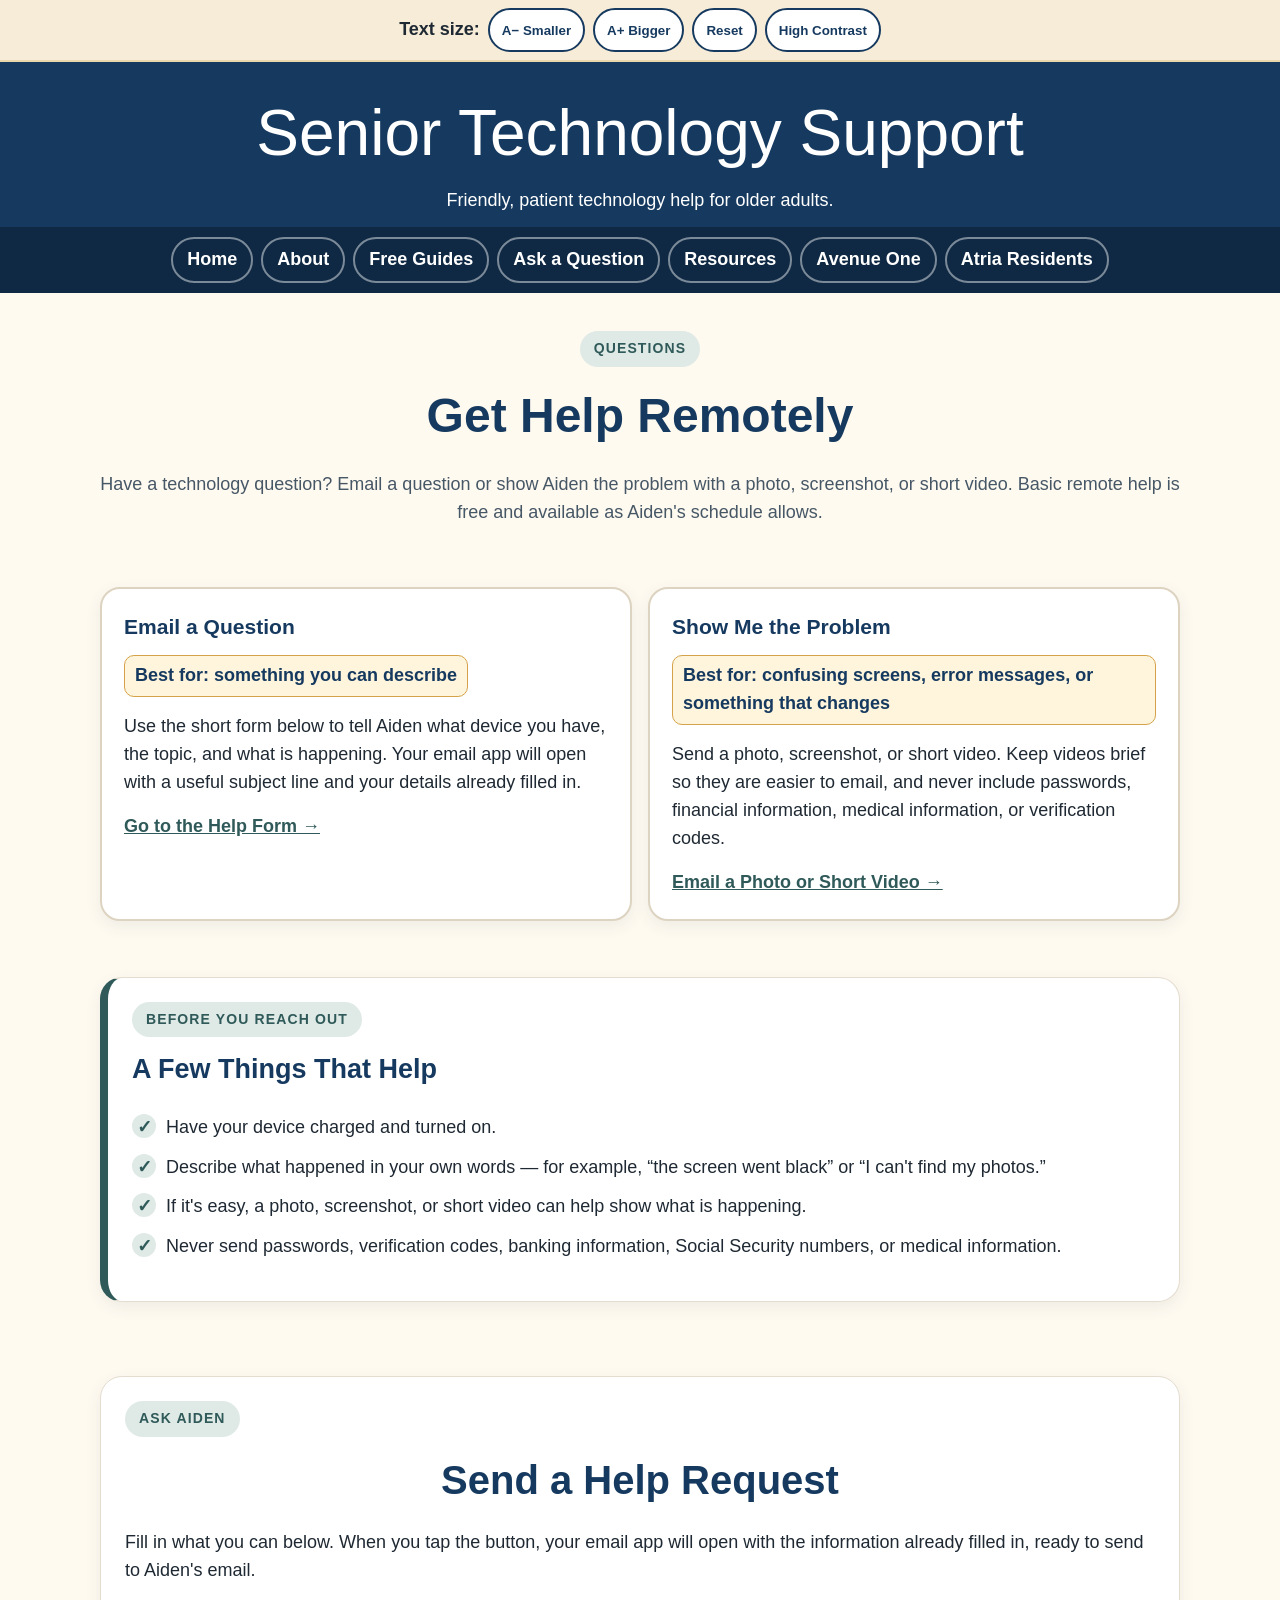
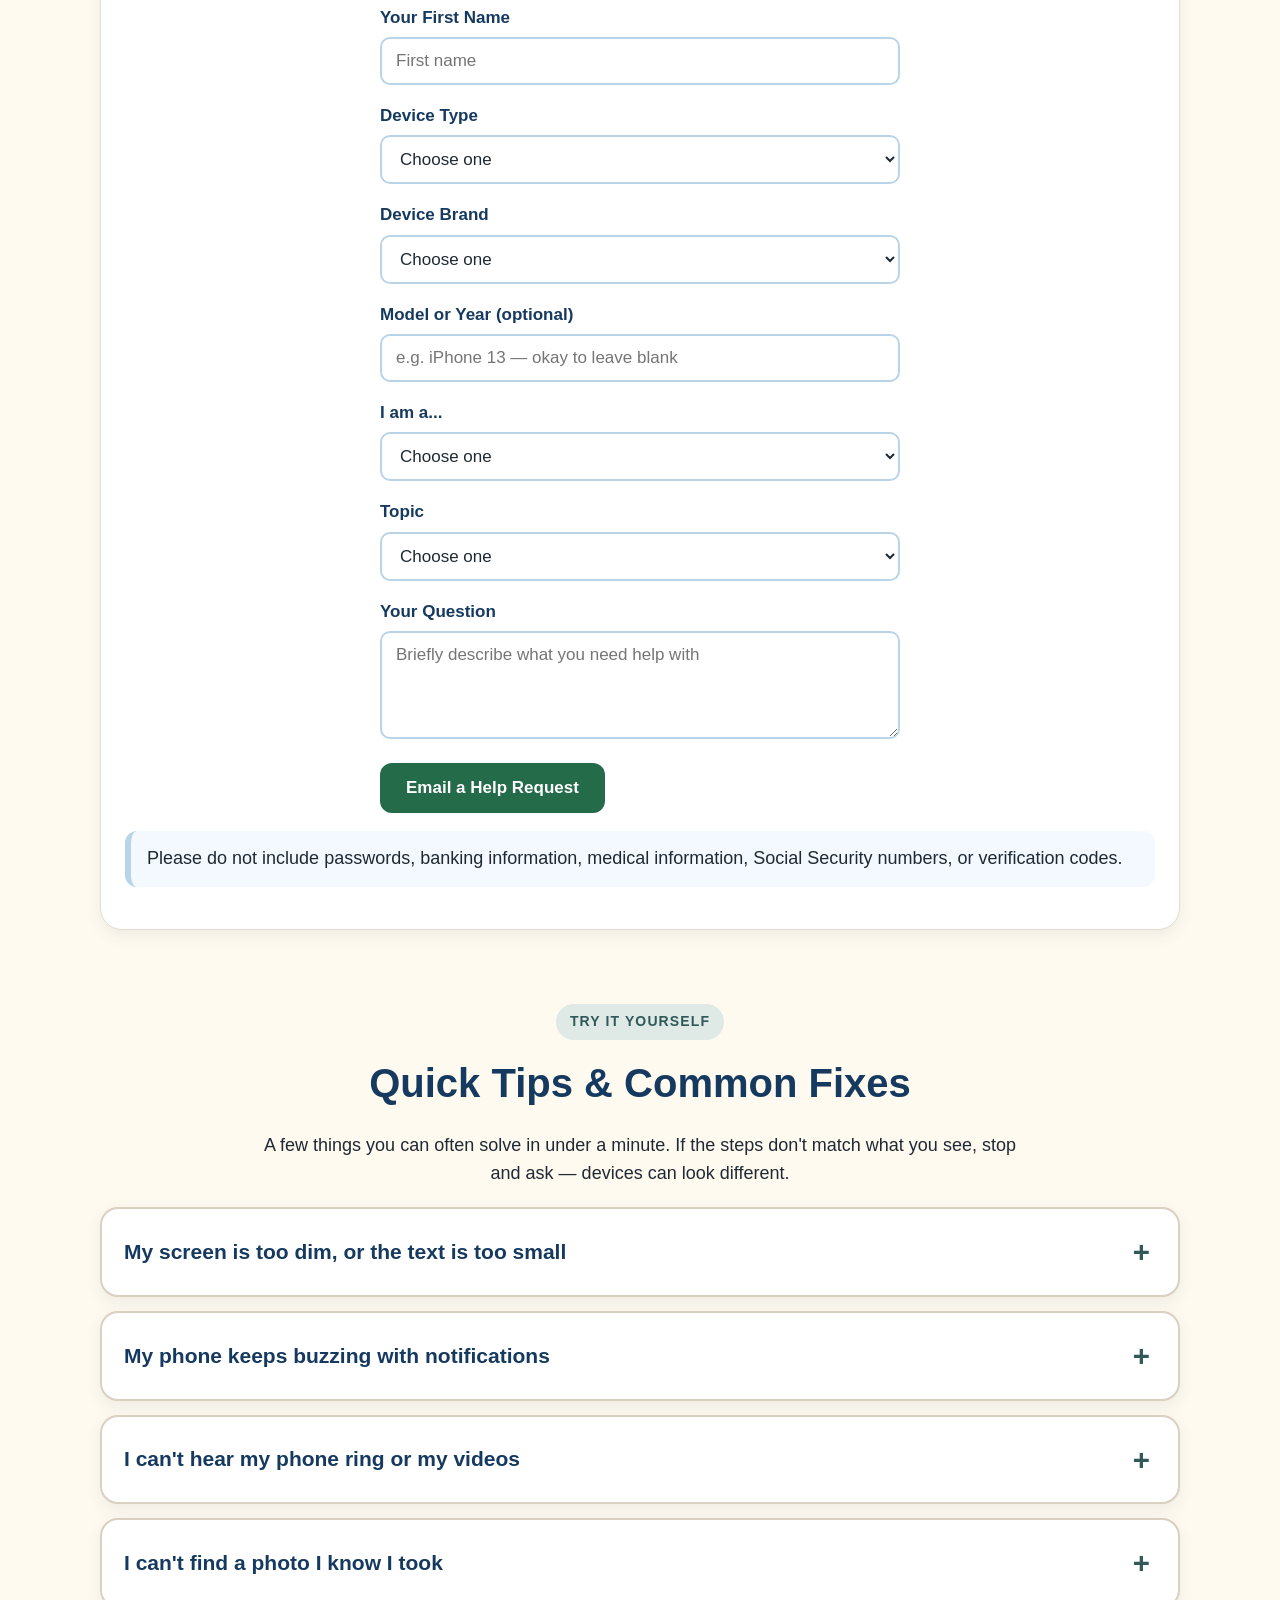
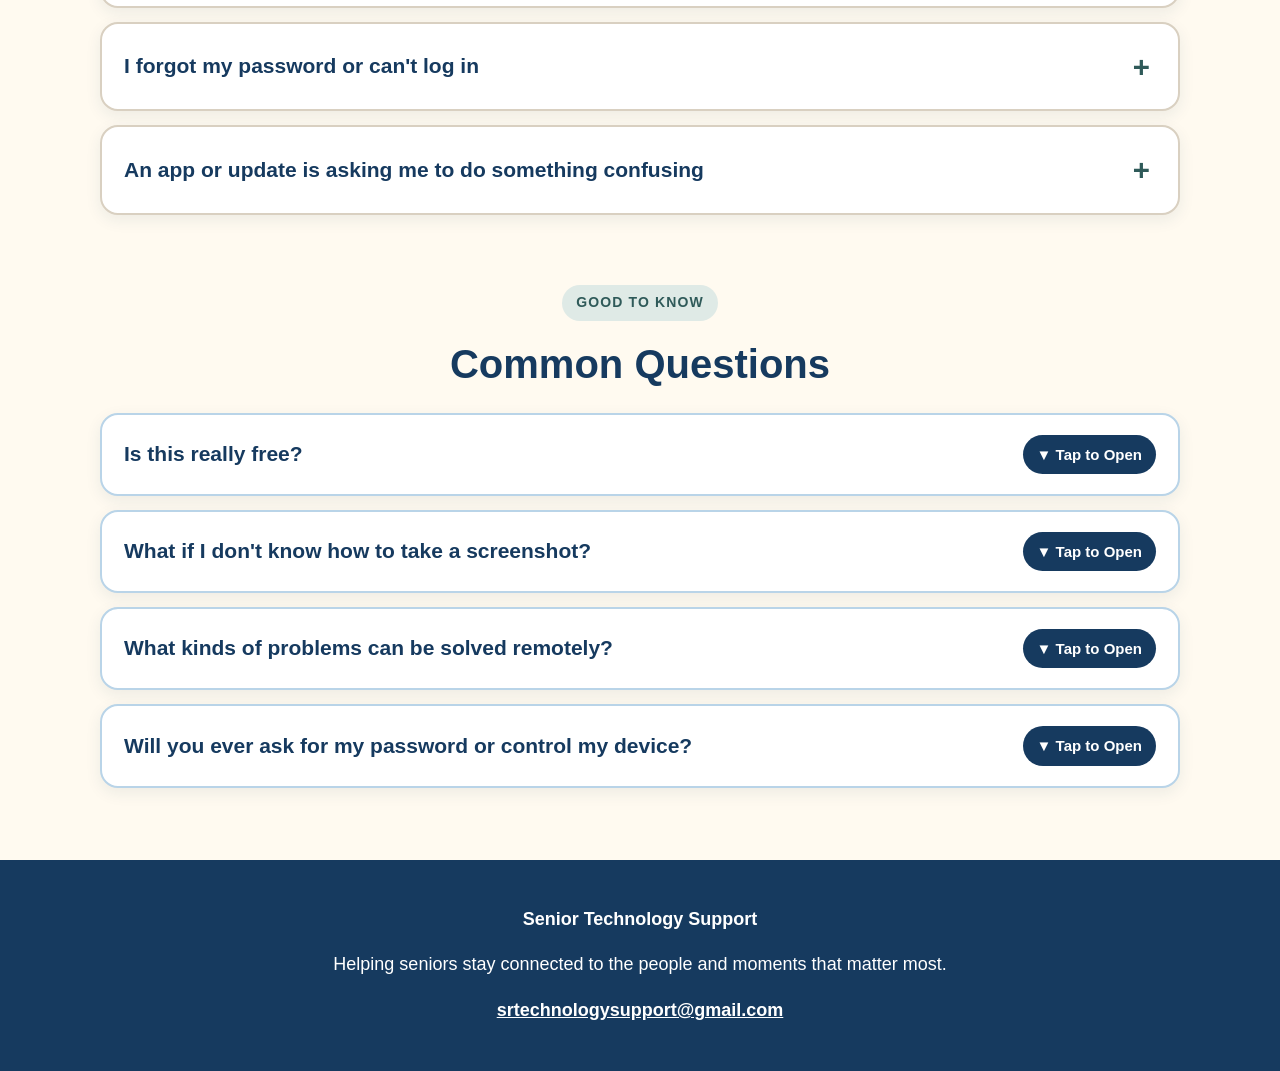
<file: request-help.html>
<!doctype html><html lang="en"><head><meta charset="utf-8"><meta name="viewport" content="width=device-width,initial-scale=1">
<title>Ask a Question | Senior Technology Support</title>
<meta name="description" content="Ask a technology question by email and get friendly, patient help from Senior Technology Support.">
<meta property="og:title" content="Ask a Question | Senior Technology Support">
<meta property="og:description" content="Ask a technology question by email and get friendly, patient help from Senior Technology Support.">
<meta property="og:type" content="website">
<meta property="og:url" content="https://seniortechsupport.github.io/request-help.html">
<meta property="og:image" content="https://seniortechsupport.github.io/assets/aiden.png">
<link rel="canonical" href="https://seniortechsupport.github.io/request-help.html">
<meta name="twitter:card" content="summary">
<meta name="twitter:title" content="Ask a Question | Senior Technology Support">
<meta name="twitter:description" content="Ask a technology question by email and get friendly, patient help from Senior Technology Support.">
<meta name="twitter:image" content="https://seniortechsupport.github.io/assets/aiden.png">
<script type="application/ld+json">
{"@context":"https://schema.org","@type":"Organization","name":"Senior Technology Support","url":"https://seniortechsupport.github.io/","logo":"https://seniortechsupport.github.io/assets/aiden.png","description":"Free, friendly technology help for seniors — simple guides and patient, one-on-one support for phones, tablets, and computers.","email":"srtechnologysupport@gmail.com","areaServed":"San Jose, CA","founder":{"@type":"Person","name":"Aiden O'Neill","affiliation":{"@type":"EducationalOrganization","name":"University Preparatory Academy","address":{"@type":"PostalAddress","addressLocality":"San Jose","addressRegion":"CA"}}}}
</script>
<link rel="icon" href="data:image/svg+xml,%3Csvg xmlns='http://www.w3.org/2000/svg' viewBox='0 0 64 64'%3E%3Crect width='64' height='64' rx='14' fill='%23163a5f'/%3E%3Ctext x='32' y='43' font-size='28' font-family='Arial' fill='white' text-anchor='middle' font-weight='700'%3EST%3C/text%3E%3C/svg%3E">
<link rel="stylesheet" href="assets/style.css"></head><body>
<a class="skip-link" href="#main-content">Skip to main content</a>

<div class="accessibility"><strong>Text size:</strong>
<button onclick="changeTextSize(-1)">A− Smaller</button><button onclick="changeTextSize(1)">A+ Bigger</button><button onclick="resetTextSize()">Reset</button>
<button id="contrastToggle" onclick="toggleContrast()">High Contrast</button></div>
<header><div class="brand"><h1>Senior Technology Support</h1><p>Friendly, patient technology help for older adults.</p></div>
<nav>
<a href="index.html">Home</a><a href="about.html">About</a><a href="guides.html">Free Guides</a>
<a href="request-help.html">Ask a Question</a><a href="resources.html">Resources</a><a href="avenue-one/index.html">Avenue One</a><a href="atria/index.html">Atria Residents</a>
</nav></header>

<main id="main-content">
<div class="container">
<section class="page-head"><span class="section-kicker">Questions</span><h2>Get Help Remotely</h2>
<p>Have a technology question? Email a question or show Aiden the problem with a photo, screenshot, or short video. Basic remote help is free and available as Aiden's schedule allows.</p></section>

<section id="remote-options"><div class="remote-grid">
<div class="remote-card"><h3>Email a Question</h3>
<span class="best-for">Best for: something you can describe</span>
<p>Use the short form below to tell Aiden what device you have, the topic, and what is happening. Your email app will open with a useful subject line and your details already filled in.</p>
<a class="card-link" href="#help-form">Go to the Help Form →</a></div>

<div class="remote-card"><h3>Show Me the Problem</h3>
<span class="best-for">Best for: confusing screens, error messages, or something that changes</span>
<p>Send a photo, screenshot, or short video. Keep videos brief so they are easier to email, and never include passwords, financial information, medical information, or verification codes.</p>
<a class="card-link" href="mailto:srtechnologysupport@gmail.com?subject=Senior%20Technology%20Support%20-%20Photo%20or%20Video%20Help&body=Device:%0ATopic:%0AWhat%20is%20happening:%0A%0APlease%20attach%20your%20photo%2C%20screenshot%2C%20or%20short%20video%20before%20sending.">Email a Photo or Short Video →</a></div>
</div></section>

<section><div class="card" style="border-left:8px solid var(--sage-dark)"><span class="section-kicker">Before You Reach Out</span><h2 style="color:var(--navy);margin-top:0">A Few Things That Help</h2><ul class="check-list">
<li>Have your device charged and turned on.</li>
<li>Describe what happened in your own words — for example, “the screen went black” or “I can't find my photos.”</li>
<li>If it's easy, a photo, screenshot, or short video can help show what is happening.</li>
<li>Never send passwords, verification codes, banking information, Social Security numbers, or medical information.</li>
</ul></div></section>

<section id="help-form"><div class="card"><span class="section-kicker">Ask Aiden</span><h2 class="section-title">Send a Help Request</h2>
<p>Fill in what you can below. When you tap the button, your email app will open with the information already filled in, ready to send to Aiden's email.</p>
<form class="help-form" onsubmit="return false">
<label>Your First Name<input type="text" id="hrName" placeholder="First name"></label>
<label>Device Type<select id="hrDeviceType"><option value="">Choose one</option><option>Phone</option><option>Tablet</option><option>Computer</option><option>Other</option></select></label>
<label>Device Brand<select id="hrDeviceBrand"><option value="">Choose one</option><option>Apple / Mac</option><option>Android</option><option>Windows / PC</option><option>Other / Not sure</option></select></label>
<label>Model or Year (optional)<input type="text" id="hrDeviceDetails" placeholder="e.g. iPhone 13 — okay to leave blank"></label>
<label>I am a...<select id="hrRole"><option value="">Choose one</option><option>Avenue One resident</option><option>Atria resident or family member</option><option>Family member</option><option>Community visitor</option></select></label>
<label>Topic<select id="hrTopic"><option value="">Choose one</option><option>Photos</option><option>Texting or Email</option><option>Settings or Accessibility</option><option>Wi-Fi or Internet</option><option>Password or Login</option><option>Scam or Safety Concern</option><option>App or Update</option><option>Other / Not sure</option></select></label>
<label>Your Question<textarea id="hrQuestion" rows="4" placeholder="Briefly describe what you need help with"></textarea></label>
<button type="button" class="btn green" onclick="sendHelpRequest()">Email a Help Request</button>
</form>
<p class="note">Please do not include passwords, banking information, medical information, Social Security numbers, or verification codes.</p>
</div></section>

<section class="quick-fixes"><div style="text-align:center"><span class="section-kicker">Try It Yourself</span></div><h2 class="section-title">Quick Tips & Common Fixes</h2>
<p style="text-align:center;max-width:760px;margin:0 auto 20px">A few things you can often solve in under a minute. If the steps don't match what you see, stop and ask — devices can look different.</p>
<details><summary>My screen is too dim, or the text is too small</summary><p>On many phones and tablets, swipe down from the top of the screen to find brightness controls. For text size, look in <strong>Settings</strong> under <strong>Display</strong> or <strong>Accessibility</strong> for “Text Size” or “Larger Text.”</p><p><a href="guides.html">See the full picture guides →</a></p></details>
<details><summary>My phone keeps buzzing with notifications</summary><p>Open <strong>Settings → Notifications</strong>. You can usually turn notifications down app by app without changing the rest of your phone.</p></details>
<details><summary>I can't hear my phone ring or my videos</summary><p>Check the physical volume buttons first and make sure the device isn't in silent mode. Then check the sound settings on the device.</p></details>
<details><summary>I can't find a photo I know I took</summary><p>Open the Photos app and look in <strong>Recents</strong> or <strong>All Photos</strong>. If it still isn't there, ask for help before changing or deleting anything.</p></details>
<details><summary>I forgot my password or can't log in</summary><p>Look for a “Forgot Password” link on the sign-in screen. Avoid guessing repeatedly because some accounts temporarily lock after too many attempts. Never send your password to Senior Technology Support.</p></details>
<details><summary>An app or update is asking me to do something confusing</summary><p>It's okay to stop before tapping anything you are unsure about, especially if it asks for a password, payment, verification code, or personal information.</p></details>
</section>

<section><div style="text-align:center"><span class="section-kicker">Good to Know</span></div><h2 class="section-title">Common Questions</h2><div class="faq">
<details><summary>Is this really free?</summary><p>Yes. Senior Technology Support is a volunteer project. Basic remote technology help is free as Aiden's schedule allows. In-person sessions are offered through the community pages shown on this site.</p></details>
<details><summary>What if I don't know how to take a screenshot?</summary><p>That's completely fine. Describe what you see in your own words. If you can, attach a regular photo of the screen instead. There is no need to know technical terms.</p></details>
<details><summary>What kinds of problems can be solved remotely?</summary><p>Many simple problems can be handled by email: text size, sound, photos, settings, notifications, login questions, and explaining a confusing screen. A photo or short video often makes the problem easier to understand. More involved issues may be better handled in person.</p></details>
<details><summary>Will you ever ask for my password or control my device?</summary><p>No. Senior Technology Support will never ask you to send a password, verification code, banking information, or Social Security number, and will not ask to remotely control your device.</p></details>
</div></section>
</div>
</main>

<footer><p><strong>Senior Technology Support</strong></p>
<p>Helping seniors stay connected to the people and moments that matter most.</p>
<p><a href="mailto:srtechnologysupport@gmail.com">srtechnologysupport@gmail.com</a></p></footer>
<script src="assets/site.js"></script>
<script>
function sendHelpRequest(){
  const name = document.getElementById('hrName').value.trim() || '(not provided)';
  const deviceType = document.getElementById('hrDeviceType').value || 'Device not specified';
  const deviceBrand = document.getElementById('hrDeviceBrand').value || '';
  const deviceDetails = document.getElementById('hrDeviceDetails').value.trim();
  const role = document.getElementById('hrRole').value || '(not provided)';
  const topic = document.getElementById('hrTopic').value || 'General Question';
  const question = document.getElementById('hrQuestion').value.trim() || '(not provided)';

  const deviceParts = [deviceType];
  if (deviceBrand) deviceParts.push(deviceBrand);
  let deviceLine = deviceParts.join(' / ');
  if (deviceDetails) deviceLine += ' (' + deviceDetails + ')';

  const subject = encodeURIComponent('Senior Technology Support Help — ' + deviceType + ' — ' + topic);
  const body = encodeURIComponent(
    'Name: ' + name + '\n' +
    'Device: ' + deviceLine + '\n' +
    'Topic: ' + topic + '\n' +
    'I am a: ' + role + '\n\n' +
    'Question: ' + question + '\n\n' +
    'If a photo, screenshot, or short video would help, attach it before sending. Please do not include passwords, banking information, medical information, Social Security numbers, or verification codes.'
  );
  window.location.href = 'mailto:srtechnologysupport@gmail.com?subject=' + subject + '&body=' + body;
}
</script>

</body></html>
</file>
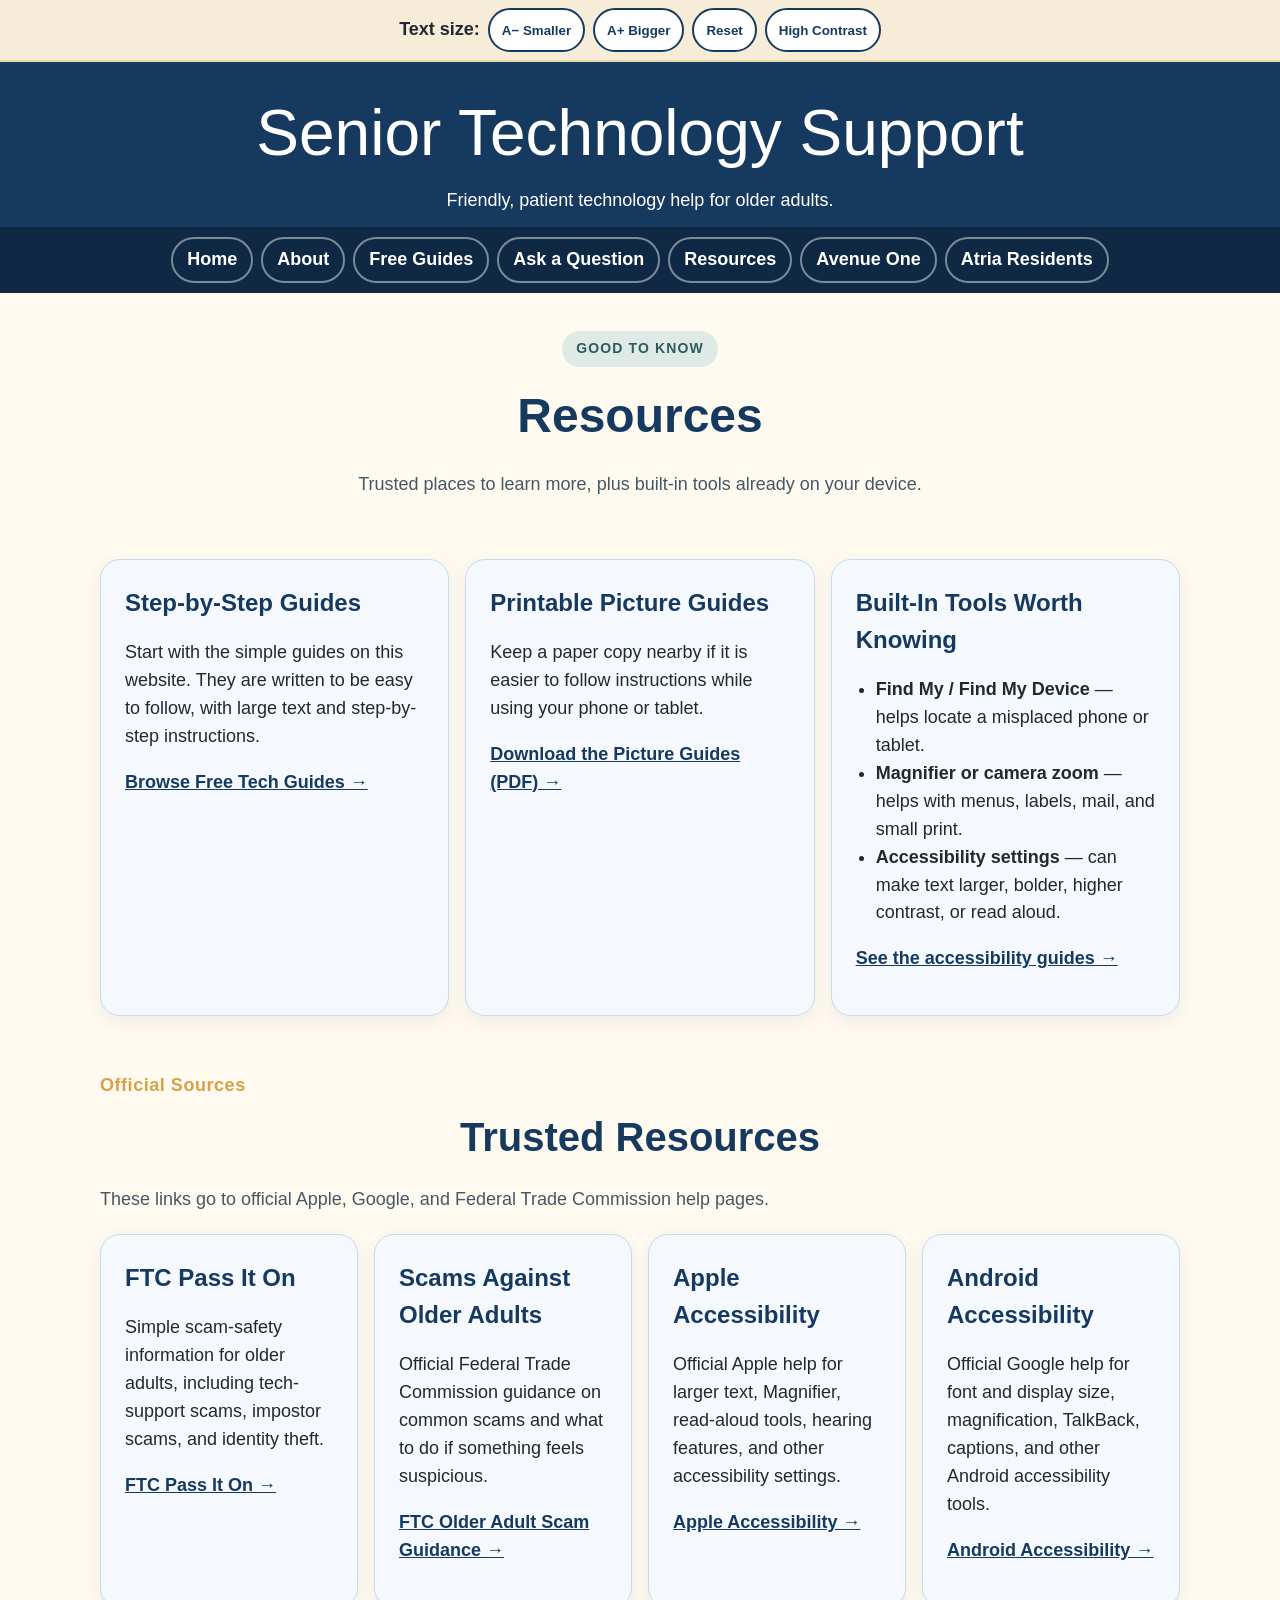
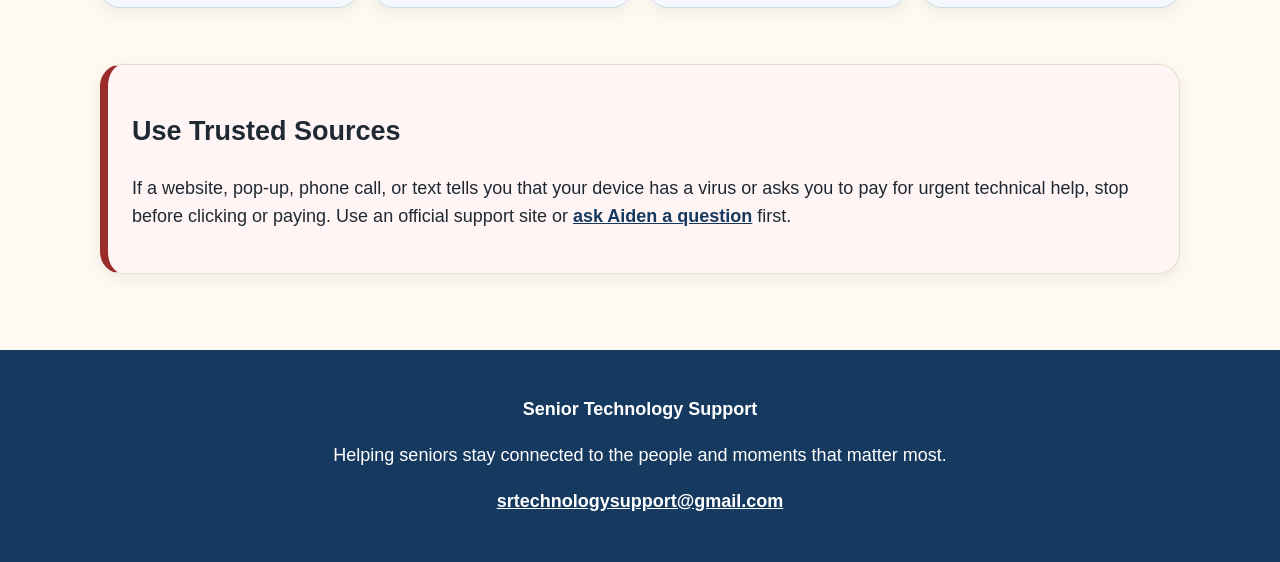
<file: resources.html>
<!doctype html><html lang="en"><head><meta charset="utf-8"><meta name="viewport" content="width=device-width,initial-scale=1">
<title>Resources | Senior Technology Support</title>
<meta name="description" content="Printable picture guides, trusted senior-friendly apps, and accessibility and scam-safety links from Apple, Google, and the FTC.">
<meta property="og:title" content="Resources | Senior Technology Support">
<meta property="og:description" content="Printable picture guides, trusted senior-friendly apps, and accessibility and scam-safety links from Apple, Google, and the FTC.">
<meta property="og:type" content="website">
<meta property="og:url" content="https://seniortechsupport.github.io/resources.html">
<meta property="og:image" content="https://seniortechsupport.github.io/assets/aiden.png">
<link rel="canonical" href="https://seniortechsupport.github.io/resources.html">
<meta name="twitter:card" content="summary">
<meta name="twitter:title" content="Resources | Senior Technology Support">
<meta name="twitter:description" content="Printable picture guides, trusted senior-friendly apps, and accessibility and scam-safety links from Apple, Google, and the FTC.">
<meta name="twitter:image" content="https://seniortechsupport.github.io/assets/aiden.png">
<script type="application/ld+json">
{"@context":"https://schema.org","@type":"Organization","name":"Senior Technology Support","url":"https://seniortechsupport.github.io/","logo":"https://seniortechsupport.github.io/assets/aiden.png","description":"Free, friendly technology help for seniors — simple guides and patient, one-on-one support for phones, tablets, and computers.","email":"srtechnologysupport@gmail.com","areaServed":"San Jose, CA","founder":{"@type":"Person","name":"Aiden O'Neill","affiliation":{"@type":"EducationalOrganization","name":"University Preparatory Academy","address":{"@type":"PostalAddress","addressLocality":"San Jose","addressRegion":"CA"}}}}
</script>
<link rel="icon" href="data:image/svg+xml,%3Csvg xmlns='http://www.w3.org/2000/svg' viewBox='0 0 64 64'%3E%3Crect width='64' height='64' rx='14' fill='%23163a5f'/%3E%3Ctext x='32' y='43' font-size='28' font-family='Arial' fill='white' text-anchor='middle' font-weight='700'%3EST%3C/text%3E%3C/svg%3E">
<link rel="stylesheet" href="assets/style.css"></head><body>
<a class="skip-link" href="#main-content">Skip to main content</a>

<div class="accessibility"><strong>Text size:</strong>
<button onclick="changeTextSize(-1)">A− Smaller</button><button onclick="changeTextSize(1)">A+ Bigger</button><button onclick="resetTextSize()">Reset</button>
<button id="contrastToggle" onclick="toggleContrast()">High Contrast</button></div>
<header><div class="brand"><h1>Senior Technology Support</h1><p>Friendly, patient technology help for older adults.</p></div>
<nav>
<a href="index.html">Home</a><a href="about.html">About</a><a href="guides.html">Free Guides</a>
<a href="request-help.html">Ask a Question</a><a href="resources.html">Resources</a><a href="avenue-one/index.html">Avenue One</a><a href="atria/index.html">Atria Residents</a>
</nav></header>

<main id="main-content">
<div class="container">
  <section class="page-head">
    <span class="section-kicker">Good to Know</span>
    <h2>Resources</h2>
    <p>Trusted places to learn more, plus built-in tools already on your device.</p>
  </section>

  <section>
    <div class="grid">
      <div class="tile">
        <h3>Step-by-Step Guides</h3>
        <p>Start with the simple guides on this website. They are written to be easy to follow, with large text and step-by-step instructions.</p>
        <p><a href="guides.html">Browse Free Tech Guides →</a></p>
      </div>

      <div class="tile">
        <h3>Printable Picture Guides</h3>
        <p>Keep a paper copy nearby if it is easier to follow instructions while using your phone or tablet.</p>
        <p><a href="assets/senior-tech-support-guides.pdf">Download the Picture Guides (PDF) →</a></p>
      </div>

      <div class="tile">
        <h3>Built-In Tools Worth Knowing</h3>
        <ul class="clean">
          <li><strong>Find My / Find My Device</strong> — helps locate a misplaced phone or tablet.</li>
          <li><strong>Magnifier or camera zoom</strong> — helps with menus, labels, mail, and small print.</li>
          <li><strong>Accessibility settings</strong> — can make text larger, bolder, higher contrast, or read aloud.</li>
        </ul>
        <p><a href="guides.html#see-read">See the accessibility guides →</a></p>
      </div>
    </div>
  </section>

  <section>
    <div class="eyebrow">Official Sources</div>
    <h2 class="section-title">Trusted Resources</h2>
    <p class="guide-section-intro">These links go to official Apple, Google, and Federal Trade Commission help pages.</p>
    <div class="grid">
      <div class="tile">
        <h3>FTC Pass It On</h3>
        <p>Simple scam-safety information for older adults, including tech-support scams, impostor scams, and identity theft.</p>
        <p><a href="https://consumer.ftc.gov/features/pass-it" rel="noopener">FTC Pass It On →</a></p>
      </div>
      <div class="tile">
        <h3>Scams Against Older Adults</h3>
        <p>Official Federal Trade Commission guidance on common scams and what to do if something feels suspicious.</p>
        <p><a href="https://consumer.ftc.gov/all-scams/scams-against-older-adults" rel="noopener">FTC Older Adult Scam Guidance →</a></p>
      </div>
      <div class="tile">
        <h3>Apple Accessibility</h3>
        <p>Official Apple help for larger text, Magnifier, read-aloud tools, hearing features, and other accessibility settings.</p>
        <p><a href="https://support.apple.com/accessibility" rel="noopener">Apple Accessibility →</a></p>
      </div>
      <div class="tile">
        <h3>Android Accessibility</h3>
        <p>Official Google help for font and display size, magnification, TalkBack, captions, and other Android accessibility tools.</p>
        <p><a href="https://support.google.com/accessibility/android/" rel="noopener">Android Accessibility →</a></p>
      </div>
    </div>
  </section>

  <section>
    <div class="card safety">
      <h2>Use Trusted Sources</h2>
      <p>If a website, pop-up, phone call, or text tells you that your device has a virus or asks you to pay for urgent technical help, stop before clicking or paying. Use an official support site or <a href="request-help.html">ask Aiden a question</a> first.</p>
    </div>
  </section>
</div>
</main>

<footer><p><strong>Senior Technology Support</strong></p>
<p>Helping seniors stay connected to the people and moments that matter most.</p>
<p><a href="mailto:srtechnologysupport@gmail.com">srtechnologysupport@gmail.com</a></p></footer>
<script src="assets/site.js"></script>

</body></html>
</file>
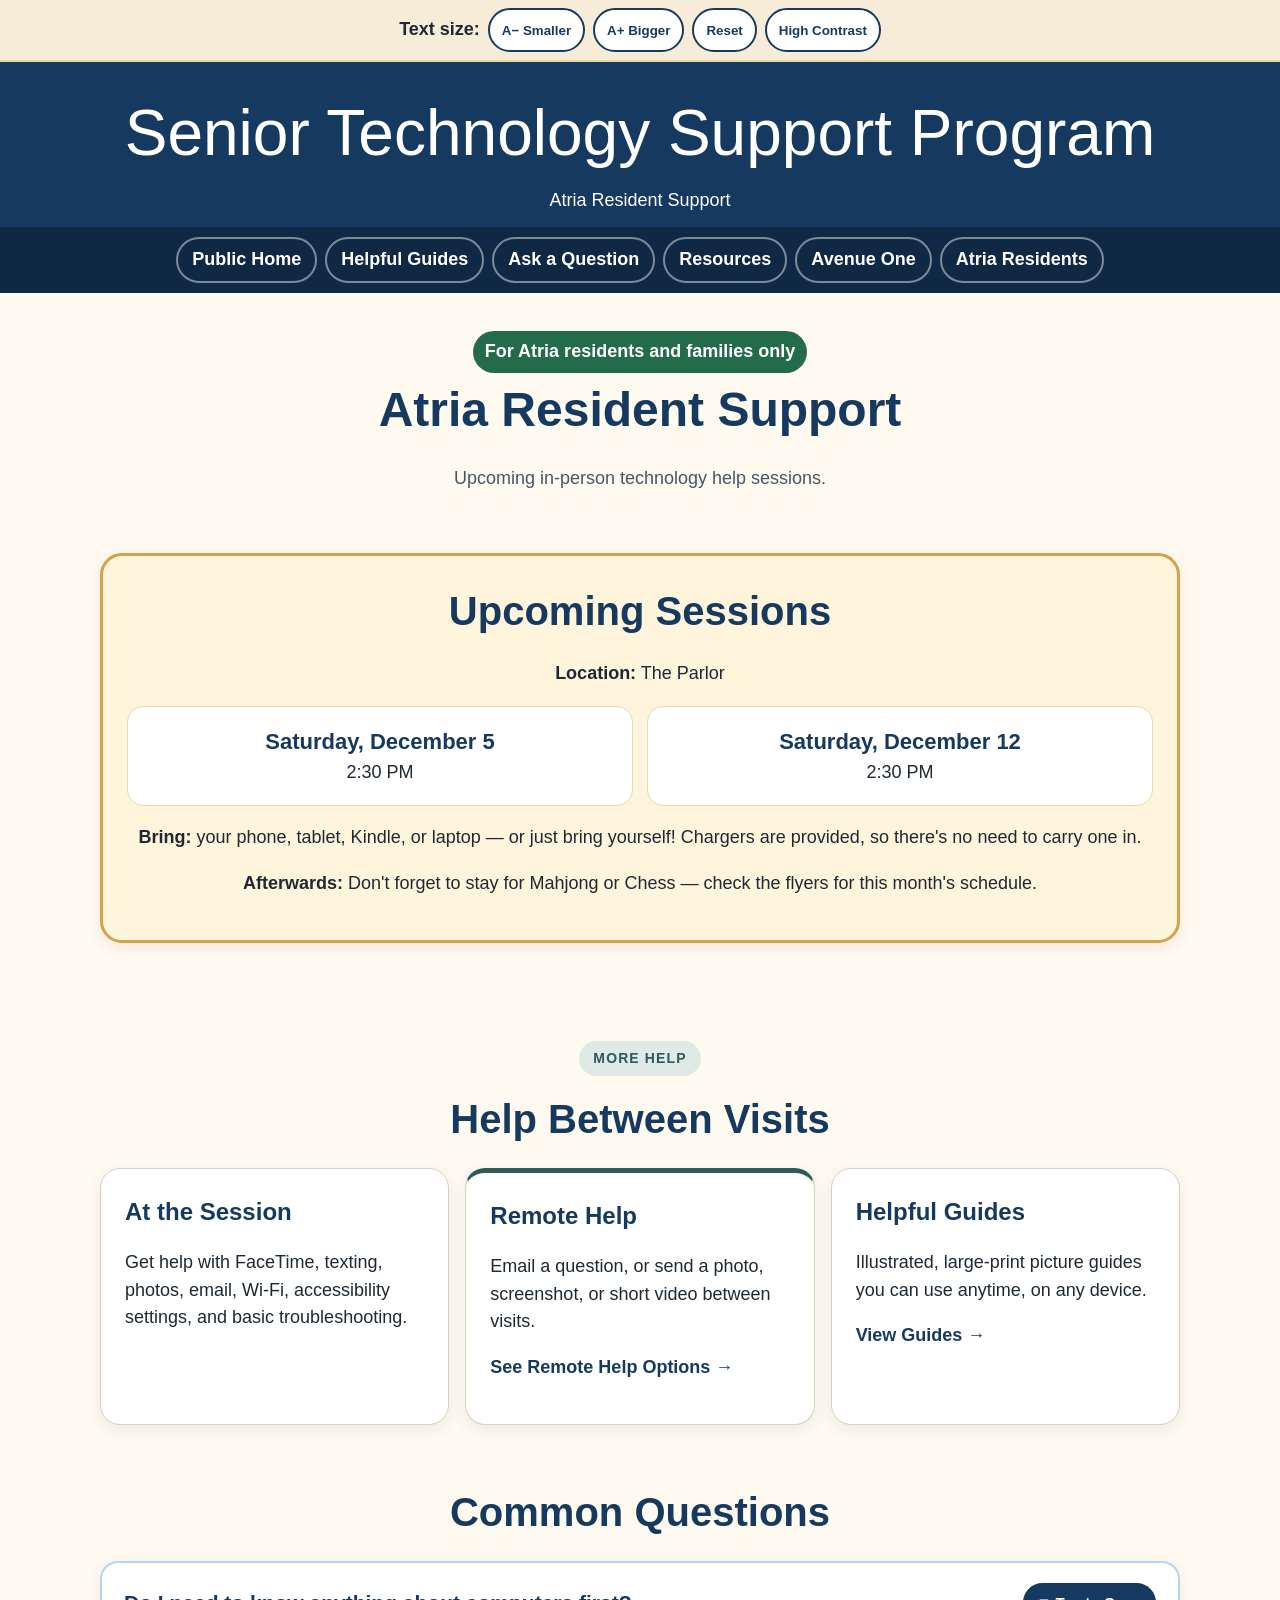
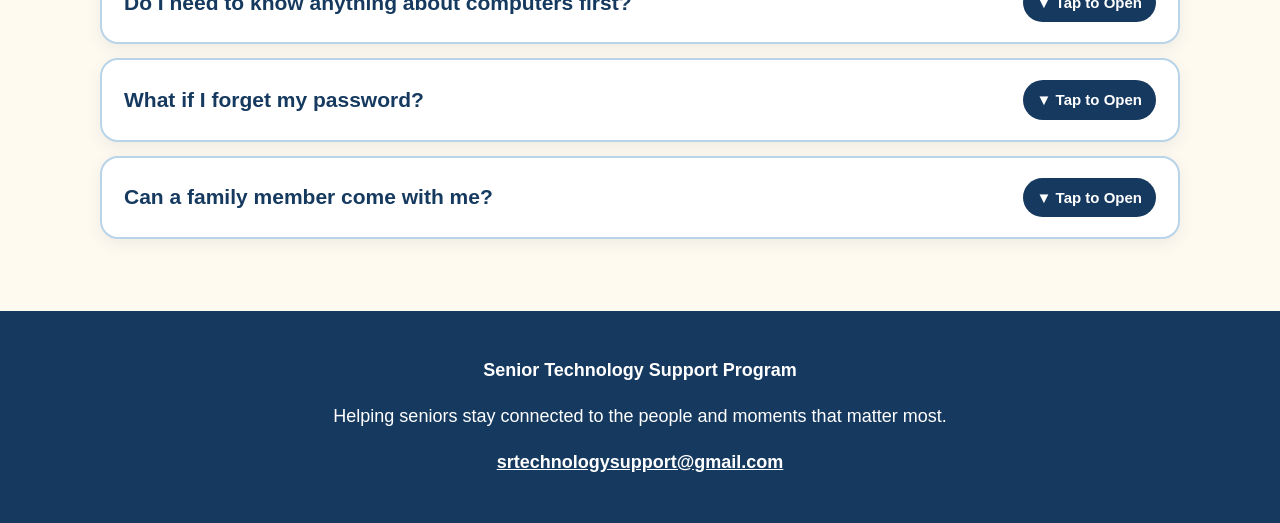
<file: atria/index (3).html>
<!doctype html><html lang="en"><head><meta charset="utf-8"><meta name="viewport" content="width=device-width,initial-scale=1">
<title>Atria Residents | Senior Technology Support Program</title>
<meta name="description" content="Upcoming in-person technology help sessions for Atria residents and families.">
<meta name="robots" content="noindex, nofollow">
<link rel="icon" href="data:image/svg+xml,%3Csvg xmlns='http://www.w3.org/2000/svg' viewBox='0 0 64 64'%3E%3Crect width='64' height='64' rx='14' fill='%23163a5f'/%3E%3Ctext x='32' y='43' font-size='28' font-family='Arial' fill='white' text-anchor='middle' font-weight='700'%3EST%3C/text%3E%3C/svg%3E">
<link rel="stylesheet" href="../assets/style.css"></head><body>
<a class="skip-link" href="#main-content">Skip to main content</a>

<div class="accessibility"><strong>Text size:</strong>
<button onclick="changeTextSize(-1)">A− Smaller</button><button onclick="changeTextSize(1)">A+ Bigger</button><button onclick="resetTextSize()">Reset</button>
<button id="contrastToggle" onclick="toggleContrast()">High Contrast</button></div>
<header><div class="brand"><h1>Senior Technology Support Program</h1><p>Atria Resident Support</p></div>
<nav>
<a href="../index.html">Public Home</a><a href="../guides.html">Helpful Guides</a>
<a href="../request-help.html">Ask a Question</a><a href="../resources.html">Resources</a><a href="../avenue-one/index.html">Avenue One</a><a href="index.html">Atria Residents</a>
</nav></header>

<main id="main-content">
<div class="container"><section class="page-head"><span class="badge">For Atria residents and families only</span>
<h2>Atria Resident Support</h2><p>Upcoming in-person technology help sessions.</p></section>
<section><div class="card notice">
<h2 class="section-title">Upcoming Sessions</h2>
<p><strong>Location:</strong> <span id="sessionLocation"></span></p>
<div class="session-grid" id="upcomingGrid"></div>
<p id="noUpcoming" style="display:none;color:var(--muted)">No upcoming sessions are scheduled right now — please check back soon.</p>

<p><strong>Bring:</strong> <span id="sessionBring"></span></p>
<p><strong>Afterwards:</strong> Don't forget to stay for Mahjong or Chess — check the flyers for this month's schedule.</p>
</div></section>
<section class="community-links"><div style="text-align:center"><span class="section-kicker">More Help</span></div><h2 class="section-title">Help Between Visits</h2><div class="grid">
<div class="tile"><h3>At the Session</h3><p>Get help with FaceTime, texting, photos, email, Wi‑Fi, accessibility settings, and basic troubleshooting.</p></div>
<a class="tile" href="../request-help.html#remote-options"><h3>Remote Help</h3><p>Email a question, or send a photo, screenshot, or short video between visits.</p><p class="tile-cta">See Remote Help Options →</p></a>
<a class="tile" href="../guides.html"><h3>Helpful Guides</h3><p>Illustrated, large-print picture guides you can use anytime, on any device.</p><p class="tile-cta">View Guides →</p></a>
</div></section>
<section><h2 class="section-title">Common Questions</h2><div class="faq">
<details><summary>Do I need to know anything about computers first?</summary>
<p>Not at all. Most people who reach out have never used a smartphone or tablet before. We start wherever you are.</p></details>
<details><summary>What if I forget my password?</summary>
<p>Bring the device anyway. We can often help you reset it together, or talk through safe ways to keep track of passwords going forward.</p></details>
<details><summary>Can a family member come with me?</summary>
<p>Of course. Family members are always welcome to reach out on your behalf or join in on a session.</p></details>
</div></section></div>
</main>

<footer><p><strong>Senior Technology Support Program</strong></p>
<p>Helping seniors stay connected to the people and moments that matter most.</p>
<p><a href="mailto:srtechnologysupport@gmail.com">srtechnologysupport@gmail.com</a></p></footer>
<script src="../assets/site.js"></script>
<script src="../assets/session-dates.js"></script>
<script>
/* Upcoming Sessions generates itself from the recurring pattern in
   session-dates.js — no manual date entry needed as time goes on. See
   the comments at the top of that file to adjust the pattern, skip a
   date, or add a one-off extra session. */

document.getElementById('sessionLocation').textContent = sessionInfo.location;
document.getElementById('sessionBring').textContent = sessionInfo.bring;

function formatFriendly(iso){
  const [y, m, d] = iso.split('-').map(Number);
  const dt = new Date(y, m - 1, d);
  return dt.toLocaleDateString('en-US', { weekday: 'long', month: 'long', day: 'numeric' });
}

function toISO(d){
  const y = d.getFullYear();
  const m = String(d.getMonth() + 1).padStart(2, '0');
  const day = String(d.getDate()).padStart(2, '0');
  return `${y}-${m}-${day}`;
}

function renderSession(s){
  return '<div class="session"><strong>' + formatFriendly(s.date) + '</strong><span>' + s.time + '</span></div>';
}

function generateUpcoming(){
  const { anchorDate, intervalDays, showNext } = sessionInfo.recurring;
  const [ay, am, ad] = anchorDate.split('-').map(Number);

  const today = new Date();
  today.setHours(0, 0, 0, 0);

  // Step forward by calendar days (setDate), not by raw milliseconds.
  // Adding exact millisecond chunks breaks across Daylight Saving Time
  // changes (the "fall back"/"spring forward" clock shifts), which can
  // silently knock the computed date back or forward by a day.
  let cursor = new Date(ay, am - 1, ad);
  let safetyCatchUp = 0;
  while (cursor < today && safetyCatchUp < 1000) {
    cursor.setDate(cursor.getDate() + intervalDays);
    safetyCatchUp++;
  }

  const results = [];
  let safety = 0;
  while (results.length < showNext && safety < 100) {
    const iso = toISO(cursor);
    if (!sessionInfo.skipDates.includes(iso)) {
      results.push({ date: iso, time: sessionInfo.time });
    }
    cursor.setDate(cursor.getDate() + intervalDays);
    safety++;
  }
  return results;
}

const todayStr = toISO(new Date());
const manual = (typeof ATRIA_MANUAL_OVERRIDE !== 'undefined' ? ATRIA_MANUAL_OVERRIDE : [])
  .filter(e => e.date >= todayStr)
  .sort((a,b) => a.date.localeCompare(b.date));

const generated = generateUpcoming();
const extras = sessionInfo.extraDates.filter(e => e.date >= todayStr);
const upcoming = manual.length
  ? manual.slice(0, sessionInfo.recurring.showNext)
  : [...generated, ...extras].sort((a, b) => a.date.localeCompare(b.date)).slice(0, sessionInfo.recurring.showNext);

document.getElementById('upcomingGrid').innerHTML = upcoming.map(renderSession).join('');
document.getElementById('noUpcoming').style.display = upcoming.length ? 'none' : 'block';
</script>

</body></html>
</file>
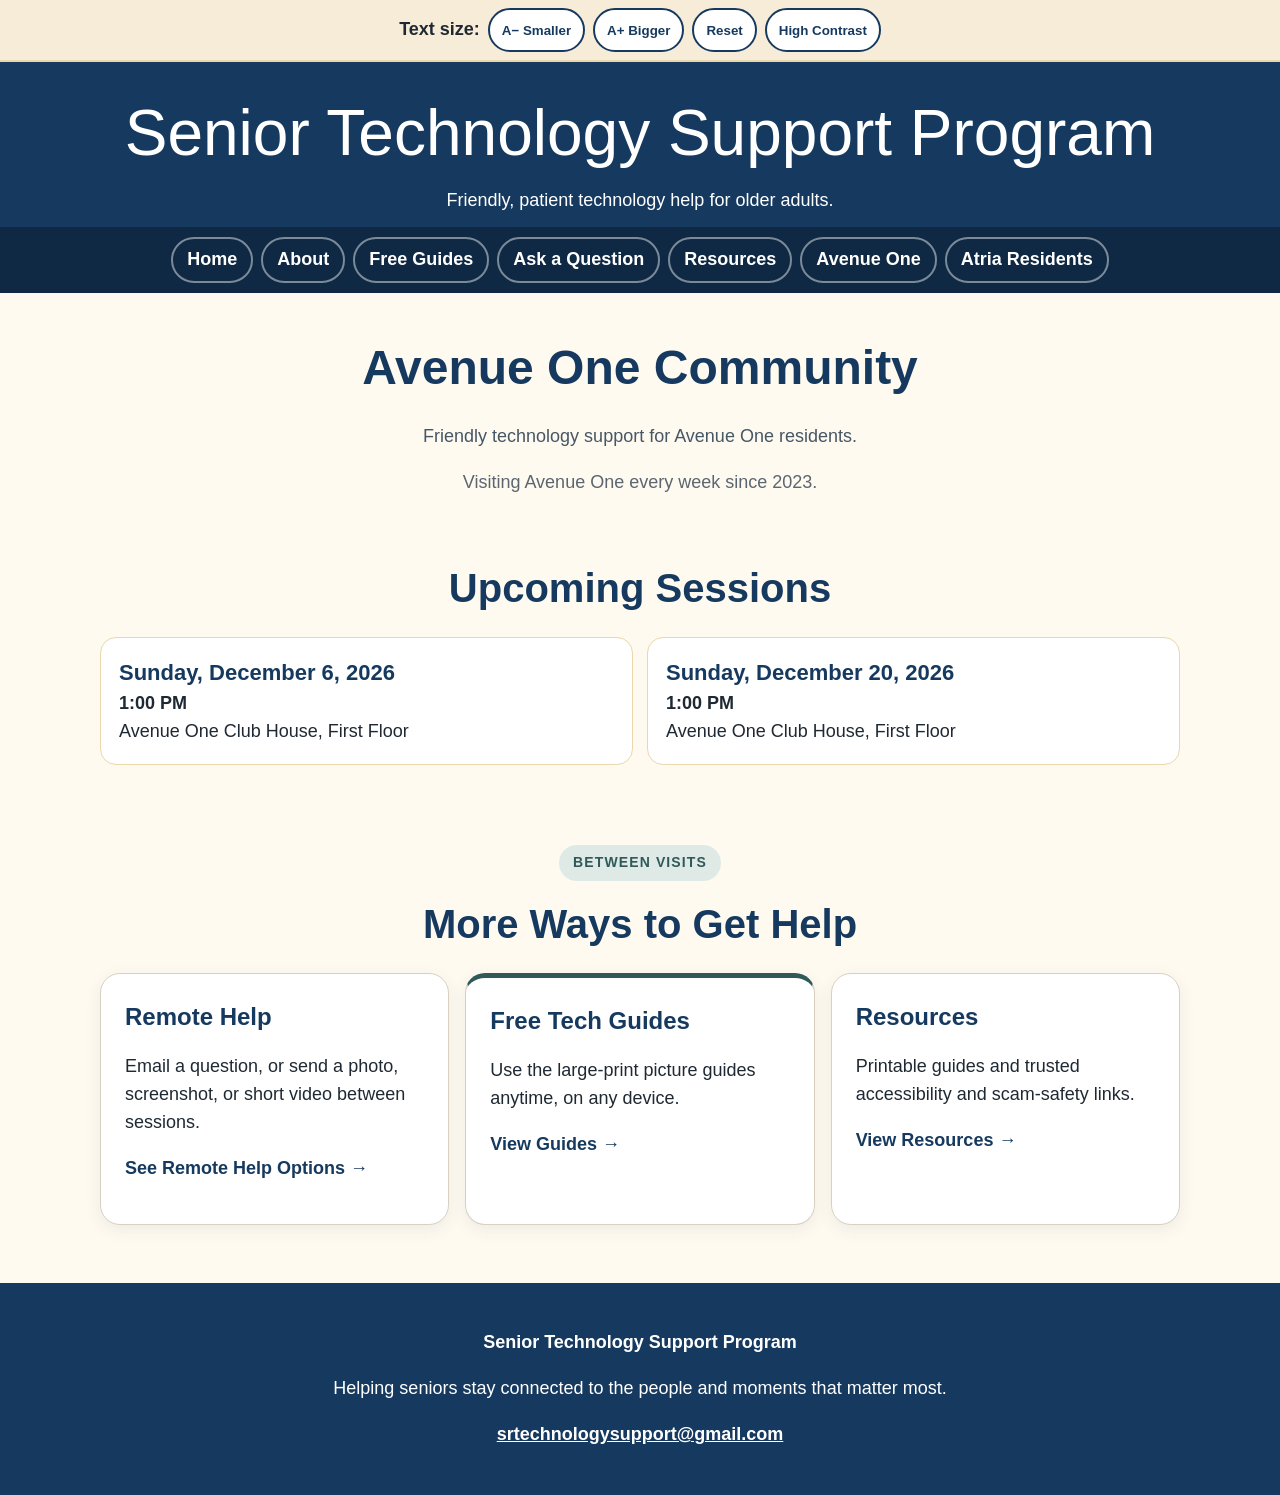
<file: avenue-one/index (4).html>
<!doctype html><html lang="en"><head><meta charset="utf-8"><meta name="viewport" content="width=device-width,initial-scale=1">
<title>Avenue One Community | Senior Technology Support Program</title>
<meta name="description" content="A record of neighborhood technology support sessions Senior Technology Support Program has held for the Avenue One community since 2023.">
<meta property="og:title" content="Avenue One Community | Senior Technology Support Program">
<meta property="og:description" content="A record of neighborhood technology support sessions Senior Technology Support Program has held for the Avenue One community since 2023.">
<meta property="og:type" content="website">
<meta property="og:url" content="https://seniortechsupport.github.io/avenue-one/index.html">
<meta property="og:image" content="https://seniortechsupport.github.io/assets/aiden.png">
<link rel="icon" href="data:image/svg+xml,%3Csvg xmlns='http://www.w3.org/2000/svg' viewBox='0 0 64 64'%3E%3Crect width='64' height='64' rx='14' fill='%23163a5f'/%3E%3Ctext x='32' y='43' font-size='28' font-family='Arial' fill='white' text-anchor='middle' font-weight='700'%3EST%3C/text%3E%3C/svg%3E">
<link rel="stylesheet" href="../assets/style.css"></head><body>
<a class="skip-link" href="#main-content">Skip to main content</a>

<div class="accessibility"><strong>Text size:</strong>
<button onclick="changeTextSize(-1)">A− Smaller</button><button onclick="changeTextSize(1)">A+ Bigger</button><button onclick="resetTextSize()">Reset</button>
<button id="contrastToggle" onclick="toggleContrast()">High Contrast</button></div>
<header><div class="brand"><h1>Senior Technology Support Program</h1><p>Friendly, patient technology help for older adults.</p></div>
<nav>
<a href="../index.html">Home</a><a href="../about.html">About</a><a href="../guides.html">Free Guides</a>
<a href="../request-help.html">Ask a Question</a><a href="../resources.html">Resources</a><a href="index.html">Avenue One</a><a href="../atria/index.html">Atria Residents</a>
</nav></header>

<main id="main-content">
<div class="container"><section class="page-head"><h2>Avenue One Community</h2>
<p>Friendly technology support for Avenue One residents.</p>
<p style="color:var(--muted)">Visiting Avenue One every week since 2023.</p></section>

<section id="upcomingSection"><h2 class="section-title">Upcoming Sessions</h2>
<div class="session-grid" id="upcomingGrid"></div>
<p id="noUpcoming" style="display:none;text-align:center;color:var(--muted)">No upcoming sessions are scheduled right now — check back soon.</p>
</section>

<section class="community-links"><div style="text-align:center"><span class="section-kicker">Between Visits</span></div><h2 class="section-title">More Ways to Get Help</h2><div class="grid">
<a class="tile" href="../request-help.html#remote-options"><h3>Remote Help</h3><p>Email a question, or send a photo, screenshot, or short video between sessions.</p><p class="tile-cta">See Remote Help Options →</p></a>
<a class="tile" href="../guides.html"><h3>Free Tech Guides</h3><p>Use the large-print picture guides anytime, on any device.</p><p class="tile-cta">View Guides →</p></a>
<a class="tile" href="../resources.html"><h3>Resources</h3><p>Printable guides and trusted accessibility and scam-safety links.</p><p class="tile-cta">View Resources →</p></a>
</div></section>
</div>
</main>

<footer><p><strong>Senior Technology Support Program</strong></p>
<p>Helping seniors stay connected to the people and moments that matter most.</p>
<p><a href="mailto:srtechnologysupport@gmail.com">srtechnologysupport@gmail.com</a></p></footer>
<script src="../assets/site.js"></script>
<script src="../assets/avenue-one-events.js"></script>
<script>
/* This page reads the SAME list in avenue-one-events.js for both the
   "Upcoming Sessions" box and the "Visit Calendar" record below.
   Add a date as soon as you schedule it — even months ahead — and it
   will show under Upcoming automatically. Once that date passes, it
   quietly becomes part of the visit calendar. Nothing ever
   needs to be moved or re-entered by hand.

   To rename the activity (shown in Upcoming Sessions and as each
   year's heading), just change the line below — it only needs to be
   changed in this one spot. */
const ACTIVITY_NAME = 'Neighborhood Tech Support';

function formatFriendly(iso){
  const [y, m, d] = iso.split('-').map(Number);
  const dt = new Date(y, m - 1, d);
  return dt.toLocaleDateString('en-US', { weekday: 'long', month: 'long', day: 'numeric', year: 'numeric' });
}

const today = new Date();
today.setHours(0,0,0,0);
const todayStr = `${today.getFullYear()}-${String(today.getMonth()+1).padStart(2,'0')}-${String(today.getDate()).padStart(2,'0')}`;
const all = [...avenueOneEvents];
const past = all.filter(iso => iso < todayStr).sort((a, b) => b.localeCompare(a));

// Avenue One sessions recur every other Sunday at 1:00 PM, starting Aug. 16, 2026.
// Only the next two are shown so the page stays simple and easy to read.
const AVENUE_ONE = { anchorDate: '2026-08-16', intervalDays: 14, showNext: 2, time: '1:00 PM', location: 'Avenue One Club House, First Floor' };
function nextRecurringSessions(){
  const [y,m,d] = AVENUE_ONE.anchorDate.split('-').map(Number);
  let dt = new Date(y,m-1,d);
  while(dt < today) dt.setDate(dt.getDate()+AVENUE_ONE.intervalDays);
  const out=[];
  for(let i=0;i<AVENUE_ONE.showNext;i++){
    const iso=`${dt.getFullYear()}-${String(dt.getMonth()+1).padStart(2,'0')}-${String(dt.getDate()).padStart(2,'0')}`;
    out.push(iso);
    dt.setDate(dt.getDate()+AVENUE_ONE.intervalDays);
  }
  return out;
}
const upcoming = nextRecurringSessions();

document.getElementById('upcomingGrid').innerHTML = upcoming.map(iso =>
  `<div class="session"><strong>${formatFriendly(iso)}</strong><span><b>${AVENUE_ONE.time}</b><br>${AVENUE_ONE.location}</span></div>`
).join('');
document.getElementById('noUpcoming').style.display = 'none';

</script>

</body></html>
</file>
<file: assets/style.css>
:root{
  --navy:#163a5f; --navy2:#0f2944; --sky:#e7f2fb; --cream:#fffaf0;
  --gold:#d4a24a; --text:#1f2933; --muted:#5b6670; --white:#fff;
  --green:#246b4a; --sage:#dfeae6; --sage-dark:#2f5a59; --red:#9b2c2c; --font-scale:1;
}
*{box-sizing:border-box}
html{scroll-behavior:smooth}
body{margin:0;font-family:Arial,Helvetica,sans-serif;background:var(--cream);color:var(--text);
font-size:calc(18px * var(--font-scale));line-height:1.55}
a{color:var(--navy);font-weight:700}
a:focus,button:focus{outline:3px solid var(--gold);outline-offset:3px}
.accessibility{position:sticky;top:0;z-index:50;background:#f7ecd8;border-bottom:2px solid #ead7ab;
padding:8px 12px;display:flex;justify-content:center;gap:8px;flex-wrap:wrap;align-items:center}
.accessibility button{background:#fff;color:var(--navy);border:2px solid var(--navy);padding:8px 12px;
border-radius:999px;font-weight:700;cursor:pointer}
header{background:var(--navy);color:#fff}
.brand{width:min(1080px,92%);margin:auto;padding:22px 0 12px;text-align:center}
.brand h1{margin:0;font-size:clamp(34px,6vw,64px);font-weight:400}
.brand p{margin:4px 0 0}
nav{background:var(--navy2);display:flex;justify-content:center;gap:8px;flex-wrap:wrap;padding:10px}
nav a{color:#fff;text-decoration:none;padding:7px 14px;border-radius:999px;border:2px solid rgba(255,255,255,.45)}
nav a:hover{background:rgba(255,255,255,.15);border-color:#fff}
.container{width:min(1080px,92%);margin:auto}
.hero{display:grid;grid-template-columns:1.45fr .8fr;gap:32px;align-items:center;padding:46px 0 28px}
.hero h2{font-size:clamp(34px,5vw,52px);line-height:1.1;margin:0 0 16px;color:var(--navy)}
.hero p{font-size:calc(22px * var(--font-scale));margin:0 0 18px}
.photo{max-width:330px;margin:auto;background:#fff;border:6px solid var(--gold);border-radius:30px;padding:10px;
box-shadow:0 10px 25px rgba(0,0,0,.15)}
.photo img{width:100%;display:block;border-radius:22px}
.buttons{display:flex;gap:12px;flex-wrap:wrap;margin-top:20px}
.btn{display:inline-block;text-decoration:none;background:var(--navy);color:#fff;padding:14px 20px;border-radius:12px}
.btn.secondary{background:#fff;color:var(--navy);border:2px solid var(--navy)}
.btn.green{background:var(--green)}
section{padding:28px 0}
h2.section-title{text-align:center;color:var(--navy);font-size:clamp(30px,4vw,40px);margin:0 0 18px}
.card{background:#fff;border:1px solid #e4dccf;border-radius:22px;padding:24px;box-shadow:0 6px 20px rgba(0,0,0,.07);margin-bottom:18px}
.grid{display:grid;grid-template-columns:repeat(auto-fit,minmax(240px,1fr));gap:16px}
.tile{background:var(--sky);border:1px solid #b9d4e8;border-radius:20px;padding:20px;display:block;text-decoration:none;color:var(--text);transition:box-shadow .15s,transform .15s}
.tile h3{color:var(--navy);margin:0 0 8px;font-size:calc(23px * var(--font-scale))}
a.tile:hover,a.tile:focus{box-shadow:0 8px 20px rgba(0,0,0,.12);transform:translateY(-2px)}
a.tile p{color:var(--text);font-weight:400}
.tile-cta{color:var(--navy) !important;font-weight:700 !important;margin-top:10px !important}
.notice{background:#fff4dc;border:3px solid var(--gold);text-align:center}
.badge{display:inline-block;background:var(--green);color:#fff;padding:7px 12px;border-radius:999px;font-weight:700}
.session-grid{display:grid;grid-template-columns:repeat(auto-fit,minmax(230px,1fr));gap:14px;margin-top:16px}
.session{background:#fff;border:1px solid #ead7ab;border-radius:16px;padding:18px}
.session strong{display:block;color:var(--navy);font-size:calc(22px * var(--font-scale))}
details{background:#fff;border:2px solid #b9d4e8;border-radius:18px;padding:14px 18px;margin-bottom:14px;transition:box-shadow .15s}
details[open]{box-shadow:0 6px 18px rgba(0,0,0,.08)}
summary{cursor:pointer;font-weight:700;color:var(--navy);font-size:calc(21px * var(--font-scale));
list-style:none;display:flex;align-items:center;justify-content:space-between;gap:14px;padding:6px 4px;flex-wrap:wrap;border-radius:12px}
summary::-webkit-details-marker{display:none}
summary::marker{content:""}
summary:hover,summary:focus{background:var(--sky)}
summary::after{content:"▼ Tap to Open";flex-shrink:0;font-size:calc(15px * var(--font-scale));font-weight:700;
color:#fff;background:var(--navy);padding:8px 14px;border-radius:999px;white-space:nowrap}
details[open] summary::after{content:"▲ Tap to Close";background:var(--green)}
details ol,details ul{margin-top:14px}
.safety{border-left:8px solid var(--red);background:#fff5f5}
.note{background:#f4f9ff;border-left:6px solid #b9d4e8;padding:14px 16px;border-radius:12px}
footer{background:var(--navy);color:#fff;text-align:center;padding:28px 18px;margin-top:30px}
footer a{color:#fff}
ul.clean{padding-left:20px}
.page-head{padding:38px 0 14px;text-align:center}
.page-head h2{font-size:clamp(34px,5vw,48px);color:var(--navy);margin:0 0 8px}
.resource-list a{display:block;margin:8px 0}
@media(max-width:760px){.hero{grid-template-columns:1fr;text-align:center}.buttons{justify-content:center}}
@media print{.accessibility,nav,.buttons,.guide-actions,.modal-nav,.modal-close{display:none !important}body{background:#fff;font-size:12pt}.card,details{box-shadow:none}}

/* Picture guides */
.eyebrow{color:var(--gold);font-weight:700;letter-spacing:.03em;margin-bottom:6px}
.guides-grid{display:grid;grid-template-columns:repeat(3,1fr);gap:28px;margin-top:28px}
@media(max-width:900px){.guides-grid{grid-template-columns:repeat(2,1fr)}}
@media(max-width:600px){.guides-grid{grid-template-columns:1fr}}
.guide-card{background:var(--sky);border:1px solid #b9d4e8;border-radius:20px;padding:20px;display:flex;flex-direction:column;gap:12px;
box-shadow:0 4px 14px rgba(22,58,95,.08);transition:transform .15s,box-shadow .15s}
.guide-card:hover{transform:translateY(-2px);box-shadow:0 8px 20px rgba(22,58,95,.14)}
.guide-card h3{margin:2px 0 0;color:var(--navy);font-size:calc(21px * var(--font-scale))}
.guide-thumb{background:#0f1f3d;border-radius:12px;padding:10px;cursor:pointer;border:none;width:100%;max-width:200px;margin:0 auto;display:block}
.guide-thumb:hover{outline:2px solid var(--navy)}
.guide-thumb:focus{outline:3px solid var(--gold);outline-offset:3px}
.guide-thumb svg{width:100%;height:auto;display:block;border-radius:6px}
.step-count{font-size:calc(14px * var(--font-scale));font-weight:700;color:#b9791f;margin:-4px 0 0;text-align:center}
.guide-card p.caption{margin:0;font-size:calc(16px * var(--font-scale));color:var(--text)}
.guide-actions{display:flex;gap:8px;flex-wrap:wrap;margin-top:auto}
.chip-btn{background:#fff;border:2px solid var(--navy);color:var(--navy);border-radius:999px;padding:8px 14px;font-weight:700;font-size:calc(15px * var(--font-scale));cursor:pointer}
.chip-btn:hover{background:var(--sky)}
.modal-backdrop{display:none;position:fixed;inset:0;background:rgba(6,14,32,.82);z-index:1000;align-items:center;justify-content:center;padding:20px}
.modal-backdrop.open{display:flex}
.modal{background:#fff;border-radius:20px;max-width:420px;width:100%;padding:20px;max-height:94vh;overflow:auto;position:relative}
.modal-close{position:absolute;top:12px;right:12px;background:var(--navy);color:#fff;border:none;border-radius:50%;width:44px;height:44px;font-size:1.3rem;cursor:pointer}
.modal h3{margin-top:0;padding-right:40px;color:var(--navy)}
#modalSvgHolder{max-width:210px;margin:0 auto}
#modalSvgHolder svg{width:100%;height:auto;display:block}
.modal-caption{font-size:calc(18px * var(--font-scale));margin:12px 0}
.modal-nav{display:flex;justify-content:space-between;gap:10px;margin-top:16px}
.modal-nav button{flex:1;padding:14px;border-radius:12px;font-weight:800;font-size:calc(17px * var(--font-scale));cursor:pointer;border:2px solid var(--navy);background:#fff;color:var(--navy)}
.modal-nav button:disabled{opacity:.35;cursor:default}
.modal-nav button.primary{background:var(--navy);color:#fff}
.step-dots{text-align:center;font-weight:700;color:var(--navy);margin-top:6px}

/* Help request form */
.help-form{display:flex;flex-direction:column;gap:18px;max-width:520px;margin:20px auto 0}
.help-form label{font-weight:700;color:var(--navy);font-size:calc(17px * var(--font-scale));display:flex;flex-direction:column;gap:6px}
.help-form input,.help-form select,.help-form textarea{font-size:calc(17px * var(--font-scale));padding:12px 14px;
border:2px solid #b9d4e8;border-radius:10px;font-family:inherit;color:var(--text);background:#fff;width:100%}
.help-form textarea{resize:vertical}
.help-form button{align-self:flex-start;font-size:calc(17px * var(--font-scale));padding:14px 26px;border:none;border-radius:12px;cursor:pointer;margin-top:6px}

/* High contrast mode */
body.contrast{background:#0a1420;color:#f5f5f5}
body.contrast a{color:#9fc4ff}
body.contrast .accessibility{background:#000;border-bottom-color:#444}
body.contrast .accessibility button{background:#000;color:#fff;border-color:#fff}
body.contrast header{background:#000}
body.contrast .brand p{color:#f5f5f5}
body.contrast nav{background:#000}
body.contrast nav a{color:#fff;border-color:rgba(255,255,255,.5)}
body.contrast nav a:hover{background:rgba(255,255,255,.25);border-color:#fff}
body.contrast .hero h2{color:#ffd166}
body.contrast .hero p{color:#f5f5f5}
body.contrast .photo{border-color:#ffd166;background:#000}
body.contrast .btn{background:#ffd166;color:#0a1420}
body.contrast .btn.secondary{background:#000;color:#fff;border:2px solid #fff}
body.contrast .btn.green{background:#5ec98d;color:#04150c}
body.contrast h2.section-title{color:#ffd166}
body.contrast .page-head h2{color:#ffd166}
body.contrast .card{background:#111;border-color:#444;color:#f5f5f5}
body.contrast .tile{background:#111;border-color:#555}
body.contrast .tile h3{color:#ffd166}
body.contrast a.tile{color:#f5f5f5}
body.contrast .tile p{color:#e5e5e5}
body.contrast .tile li{color:#e5e5e5}
body.contrast .tile-cta{color:#9fc4ff !important}
body.contrast a.tile:hover,body.contrast a.tile:focus{box-shadow:0 0 0 2px #ffd166}
body.contrast .notice{background:#1a1400;border-color:#ffd166}
body.contrast .badge{background:#5ec98d;color:#04150c}
body.contrast .session{background:#111;border-color:#555}
body.contrast .session strong{color:#ffd166}
body.contrast details{background:#111;border-color:#555}
body.contrast summary{color:#ffd166}
body.contrast summary:hover,body.contrast summary:focus{background:#1a1a1a}
body.contrast summary::after{background:#ffd166;color:#0a1420}
body.contrast details[open] summary::after{background:#5ec98d;color:#04150c}
body.contrast .safety{background:#1a0000;border-left-color:#ff8080}
body.contrast .note{background:#001522;border-left-color:#9fc4ff;color:#f5f5f5}
body.contrast footer{background:#000}
body.contrast footer a{color:#fff}
body.contrast .resource-list a{color:#9fc4ff}
body.contrast .eyebrow{color:#f0c26a}
body.contrast .guide-card{background:#111;border-color:#555}
body.contrast .guide-card h3{color:#ffd166}
body.contrast .step-count{color:#f0c26a}
body.contrast .guide-card p.caption{color:#e5e5e5}
body.contrast .chip-btn{color:#9fc4ff;border-color:#9fc4ff}
body.contrast .chip-btn:hover{background:#1a1a1a}
body.contrast .modal{background:#111;color:#f5f5f5}
body.contrast .modal h3{color:#ffd166}
body.contrast .step-dots{color:#ffd166}
body.contrast .modal-nav button{border-color:#9fc4ff;color:#9fc4ff;background:#111}
body.contrast .modal-nav button.primary{background:#ffd166;color:#0a1420;border-color:#ffd166}
body.contrast .help-form label{color:#ffd166}
body.contrast .help-form input,body.contrast .help-form select,body.contrast .help-form textarea{background:#111;color:#f5f5f5;border-color:#555}

/* Past session history is intentionally quieter than upcoming sessions. */
.past-sessions { margin-top: 8px; padding-top: 6px; }
.past-sessions > details { border: 1px solid #ddd6c9; background: rgba(255,255,255,.45); }
.past-sessions > details > summary { color: var(--muted); font-size: calc(18px * var(--font-scale)); }


/* Shared Senior Technology Support refinements */
.section-kicker{display:inline-block;background:var(--sage);color:var(--sage-dark);padding:7px 14px;border-radius:999px;font-weight:800;letter-spacing:.08em;text-transform:uppercase;font-size:calc(14px * var(--font-scale));margin-bottom:12px}
.shared-help-strip{background:#fff;border:1px solid #d9d0c1;border-left:8px solid var(--sage-dark);border-radius:20px;padding:22px 24px;display:flex;align-items:center;justify-content:space-between;gap:20px;flex-wrap:wrap;box-shadow:0 5px 16px rgba(0,0,0,.06)}
.shared-help-strip h3{color:var(--navy);margin:0 0 6px;font-size:calc(24px * var(--font-scale))}.shared-help-strip p{margin:0;max-width:690px}
.community-grid{display:grid;grid-template-columns:repeat(2,minmax(260px,1fr));gap:18px}.community-card{background:#fff;border:2px solid #d9d0c1;border-radius:22px;padding:24px;text-decoration:none;color:var(--text);box-shadow:0 5px 16px rgba(0,0,0,.06)}.community-card:hover,.community-card:focus{transform:translateY(-2px);box-shadow:0 9px 22px rgba(0,0,0,.10)}.community-card h3{color:var(--navy);margin:0 0 8px}.community-card .mini-label{display:inline-block;background:var(--sage);color:var(--sage-dark);padding:5px 10px;border-radius:999px;font-size:calc(13px * var(--font-scale));font-weight:800;margin-bottom:10px}
.remote-grid{display:grid;grid-template-columns:repeat(2,minmax(260px,1fr));gap:16px}.remote-card{background:#fff;border:2px solid #ddd3c1;border-radius:20px;padding:22px}.remote-card h3{color:var(--navy);margin:0 0 8px}.remote-card .best-for{display:inline-block;background:#fff4dc;border:1px solid var(--gold);border-radius:10px;padding:6px 10px;font-weight:700;color:var(--navy);margin:4px 0 10px}.remote-card p{margin:6px 0}.remote-card .card-link{display:inline-block;margin-top:10px;color:var(--sage-dark);font-weight:800}
.check-list{list-style:none;padding:0;margin:16px 0}.check-list li{position:relative;padding-left:34px;margin:12px 0}.check-list li:before{content:'✓';position:absolute;left:0;top:0;background:var(--sage);color:var(--sage-dark);width:24px;height:24px;border-radius:50%;display:grid;place-items:center;font-weight:900}
.quick-fixes details{border-color:#d9d0c1}.quick-fixes summary::after{content:'+';background:transparent;color:var(--sage-dark);font-size:1.4em;padding:0 6px}.quick-fixes details[open] summary::after{content:'−';background:transparent;color:var(--sage-dark)}
.community-links{margin-top:24px}.community-links .tile{background:#fff;border-color:#d9d0c1}.community-links .tile:nth-child(2){border-top:5px solid var(--sage-dark)}
body.contrast .section-kicker,body.contrast .community-card .mini-label{background:#5ec98d;color:#04150c}body.contrast .shared-help-strip{background:#111;border-color:#555}body.contrast .remote-card,body.contrast .community-card{background:#111;border-color:#555;color:#f5f5f5}
@media(max-width:760px){.community-grid,.remote-grid{grid-template-columns:1fr}.shared-help-strip{align-items:flex-start}}


/* Lower-key links to in-person communities on the public homepage. */
.inperson-footer-section{padding-top:18px}
.community-text-links{display:flex;justify-content:center;gap:14px;align-items:center;flex-wrap:wrap;margin:8px 0 0}
.community-text-links a{font-size:calc(18px * var(--font-scale));text-decoration:none}
.community-text-links span{color:var(--muted)}

/* Avenue One visit calendar (legacy styles, no longer used on the page —
   kept in case the visit history view is ever brought back). */
.visit-calendar-section{margin-top:44px;padding-top:20px;border-top:1px solid #e4dccf}
.visit-calendar-details{background:rgba(255,255,255,.52);border:1px solid #ddd6c9}
.visit-calendar-details > summary{color:var(--muted);font-size:calc(18px * var(--font-scale))}
.visit-year{margin:18px 0 28px}
.visit-year h3{color:var(--navy);margin:0 0 10px}
.visit-month-grid{display:grid;grid-template-columns:repeat(6,minmax(88px,1fr));gap:10px}
.visit-month{background:#fff;border:1px solid #e1d9cc;border-radius:14px;padding:10px;text-align:center;min-height:74px}
.visit-month strong{display:block;color:var(--navy);font-size:calc(14px * var(--font-scale));margin-bottom:8px}
.visit-dates{display:flex;justify-content:center;gap:5px;flex-wrap:wrap}
.visit-date{display:inline-flex;align-items:center;justify-content:center;min-width:28px;height:28px;padding:0 6px;border-radius:999px;background:var(--sage);color:var(--sage-dark);font-weight:800;font-size:calc(13px * var(--font-scale))}
.visit-none{color:#bbb}
body.contrast .visit-month{background:#111;border-color:#555}
body.contrast .visit-date{background:#5ec98d;color:#04150c}
@media(max-width:800px){.visit-month-grid{grid-template-columns:repeat(3,minmax(88px,1fr))}}
@media(max-width:480px){.visit-month-grid{grid-template-columns:repeat(2,minmax(88px,1fr))}}


/* Homepage community links — large, senior-friendly bubble buttons */
.community-bubble-links{
  display:flex; justify-content:center; gap:18px; flex-wrap:wrap; margin-top:18px;
}
.community-bubble{
  display:inline-flex; align-items:center; justify-content:center;
  min-width:220px; min-height:58px; padding:14px 22px;
  border:2px solid var(--navy); border-radius:999px;
  background:#fff; color:var(--navy); text-decoration:none; font-weight:800;
  font-size:calc(18px * var(--font-scale));
}
.community-bubble:hover{background:var(--sky)}
body.contrast .community-bubble{background:#111;color:#fff;border-color:#fff}

/* Interactive Avenue One month-by-month calendar */
.interactive-calendar-card{
  background:#fff; border:1px solid #dfd5c5; border-radius:22px;
  padding:20px; box-shadow:0 6px 18px rgba(0,0,0,.06);
  max-width:860px; margin:0 auto;
}
.calendar-toolbar{
  display:grid; grid-template-columns:auto 1fr auto; gap:14px; align-items:center; margin-bottom:16px;
}
.calendar-month-label{
  margin:0; text-align:center; color:var(--navy); font-size:calc(24px * var(--font-scale));
}
.calendar-nav{
  background:#fff; color:var(--navy); border:2px solid var(--navy);
  border-radius:999px; padding:10px 16px; font-weight:800; cursor:pointer;
}
.calendar-nav:disabled{opacity:.35; cursor:not-allowed}
.calendar-weekdays,.calendar-grid{
  display:grid; grid-template-columns:repeat(7,1fr); gap:8px;
}
.calendar-weekdays{
  color:var(--muted); font-weight:800; text-align:center; margin-bottom:8px;
  font-size:calc(14px * var(--font-scale));
}
.calendar-cell{
  min-height:64px; border:1px solid #e7dfd2; border-radius:14px;
  display:flex; align-items:center; justify-content:center; background:#fff;
}
.calendar-blank{border-color:transparent;background:transparent}
.calendar-day-number{
  width:40px;height:40px;border-radius:12px;display:flex;align-items:center;justify-content:center;
  font-weight:700;color:var(--text);
}
.calendar-cell.has-visit{background:var(--sage)}
.calendar-cell.has-visit .calendar-day-number{
  background:var(--sage-dark); color:#fff; font-weight:900;
}
.calendar-legend{
  display:flex;align-items:center;justify-content:center;gap:8px;color:var(--muted);margin:16px 0 0;
}
.calendar-dot{
  width:16px;height:16px;border-radius:4px;background:var(--sage-dark);display:inline-block;
}
body.contrast .interactive-calendar-card{background:#111;border-color:#555}
body.contrast .calendar-cell{background:#111;border-color:#555}
body.contrast .calendar-cell.has-visit{background:#214c39}
body.contrast .calendar-day-number{color:#fff}
@media(max-width:650px){
  .calendar-toolbar{grid-template-columns:1fr 1fr;grid-template-areas:"label label" "prev next"}
  .calendar-month-label{grid-area:label}
  #calPrev{grid-area:prev} #calNext{grid-area:next}
  .calendar-cell{min-height:48px}
  .calendar-day-number{width:34px;height:34px}
}


/* ============================================================
   FINAL ACCESSIBILITY + SENIOR-USABILITY PASS
   ============================================================ */

/* Screen-reader/keyboard skip link */
.skip-link{
  position:absolute;
  left:12px;
  top:-60px;
  z-index:9999;
  background:#fff;
  color:var(--navy);
  border:3px solid var(--navy);
  border-radius:10px;
  padding:10px 14px;
  font-weight:800;
  text-decoration:none;
}
.skip-link:focus{top:12px}
body.contrast .skip-link{background:#000;color:#fff;border-color:#ffd166}

/* Strong keyboard focus */
a:focus-visible,
button:focus-visible,
input:focus-visible,
select:focus-visible,
textarea:focus-visible,
summary:focus-visible{
  outline:3px solid var(--gold);
  outline-offset:3px;
}
body.contrast a:focus-visible,
body.contrast button:focus-visible,
body.contrast input:focus-visible,
body.contrast select:focus-visible,
body.contrast textarea:focus-visible,
body.contrast summary:focus-visible{
  outline-color:#ffd166;
}

/* Tap targets */
nav a,.btn,.chip-btn,.calendar-nav,.accessibility button{
  min-height:44px;
  display:inline-flex;
  align-items:center;
  justify-content:center;
}

/* High contrast coverage for newer components */
body.contrast .shared-help-strip,
body.contrast .remote-card,
body.contrast .community-card,
body.contrast .interactive-calendar-card,
body.contrast .visit-calendar-details,
body.contrast .community-bubble{
  background:#111 !important;
  border-color:#666 !important;
  color:#f5f5f5 !important;
}
body.contrast .shared-help-strip h3,
body.contrast .remote-card h3,
body.contrast .community-card h3,
body.contrast .card h2,
body.contrast .card h3,
body.contrast .calendar-month-label{
  color:#ffd166 !important;
}
body.contrast .shared-help-strip p,
body.contrast .remote-card p,
body.contrast .community-card p,
body.contrast .calendar-legend,
body.contrast .calendar-weekdays,
body.contrast .community-bubble,
body.contrast [style*="color:var(--muted)"]{
  color:#f5f5f5 !important;
}
body.contrast .remote-card .best-for{
  background:#2a2100;
  border-color:#ffd166;
  color:#fff4c2;
}
body.contrast .remote-card .card-link,
body.contrast .community-text-links a{
  color:#9fc4ff !important;
}
body.contrast .calendar-nav{
  background:#000;
  color:#fff;
  border-color:#fff;
}
body.contrast .calendar-nav:disabled{color:#aaa;border-color:#777}
body.contrast .calendar-cell{
  background:#111;
  border-color:#555;
}
body.contrast .calendar-cell.has-visit{background:#214c39}
body.contrast .calendar-cell.has-visit .calendar-day-number{background:#5ec98d;color:#04150c}
body.contrast .calendar-day-number{color:#fff}
body.contrast .calendar-dot{background:#5ec98d}
body.contrast .quick-fixes summary::after{color:#ffd166}
body.contrast .check-list li:before{background:#5ec98d;color:#04150c}

/* Make community links clearer and less crowded */
.community-bubble-links{
  display:flex;
  justify-content:center;
  gap:18px;
  flex-wrap:wrap;
  margin-top:18px;
}
.community-bubble{
  min-width:230px;
  min-height:60px;
  padding:14px 24px;
  border:2px solid var(--navy);
  border-radius:999px;
  background:#fff;
  color:var(--navy);
  text-decoration:none;
  font-weight:800;
  text-align:center;
}

/* Guide-print utility */
.print-guide{
  margin-top:14px;
}
@media print{
  .skip-link,.accessibility,nav,.print-guide,.site-footer-actions{display:none !important}
}


/* ============================================================
   SENIOR-FRIENDLY GUIDE FINDER + ACCESSIBILITY MINI-GUIDES
   ============================================================ */
.guide-section-intro{
  text-align:center;
  max-width:760px;
  margin:0 auto 20px;
  color:var(--muted);
}
.guide-start-grid{
  display:grid;
  grid-template-columns:repeat(3,minmax(220px,1fr));
  gap:16px;
  margin-top:24px;
}
.guide-start-card{
  display:flex;
  flex-direction:column;
  gap:6px;
  min-height:118px;
  padding:20px;
  border:2px solid var(--blue-border, #b9d4e8);
  border-radius:20px;
  background:#fff;
  text-decoration:none;
  color:var(--text);
}
.guide-start-card strong{
  color:var(--navy);
  font-size:calc(21px * var(--font-scale));
}
.guide-start-card span{color:var(--muted)}
.guide-start-card:hover{background:var(--sky);border-color:var(--navy)}
.mini-guides-section{margin-top:10px}
.mini-guide{
  background:#fff;
  border:2px solid #b9d4e8;
  border-radius:20px;
  margin-bottom:14px;
  overflow:hidden;
}
.mini-guide > summary{
  list-style:none;
  cursor:pointer;
  padding:20px 22px;
  display:flex;
  flex-direction:column;
  gap:3px;
  color:var(--navy);
}
.mini-guide > summary::-webkit-details-marker{display:none}
.mini-guide > summary span{
  font-size:calc(22px * var(--font-scale));
  font-weight:800;
}
.mini-guide > summary small{
  font-size:calc(16px * var(--font-scale));
  color:var(--muted);
  font-weight:600;
}
.mini-guide > summary::after{
  content:"Open guide +";
  align-self:flex-start;
  margin-top:8px;
  font-size:calc(14px * var(--font-scale));
  color:var(--sage-dark);
  font-weight:800;
}
.mini-guide[open] > summary::after{content:"Close guide −"}
.mini-guide-body{
  border-top:1px solid #dbe5ea;
  padding:22px;
}
.platform-grid{
  display:grid;
  grid-template-columns:repeat(2,minmax(0,1fr));
  gap:18px;
}
.platform-card{
  background:#f7fbfe;
  border:1px solid #c9dde9;
  border-radius:16px;
  padding:18px;
}
.platform-card h3{margin-top:0;color:var(--navy)}
.platform-card li{margin-bottom:9px}
.aiden-tip{
  margin:20px 0;
  border-left:6px solid var(--gold);
  background:#fff8e8;
  border-radius:10px;
  padding:14px 16px;
}
.mini-guide-actions{
  display:flex;
  gap:12px;
  flex-wrap:wrap;
  align-items:center;
}
body.contrast .guide-start-card,
body.contrast .mini-guide,
body.contrast .platform-card{
  background:#111 !important;
  border-color:#666 !important;
  color:#f5f5f5 !important;
}
body.contrast .guide-start-card strong,
body.contrast .mini-guide > summary,
body.contrast .platform-card h3{
  color:#ffd166 !important;
}
body.contrast .guide-start-card span,
body.contrast .mini-guide > summary small,
body.contrast .guide-section-intro{
  color:#f5f5f5 !important;
}
body.contrast .mini-guide-body{border-color:#666}
body.contrast .aiden-tip{
  background:#2a2100;
  border-color:#ffd166;
  color:#fff4c2;
}
body.contrast .mini-guide > summary::after{color:#9fc4ff}
@media(max-width:800px){
  .guide-start-grid{grid-template-columns:repeat(2,minmax(0,1fr))}
  .platform-grid{grid-template-columns:1fr}
}
@media(max-width:520px){
  .guide-start-grid{grid-template-columns:1fr}
}


/* Cleaner senior-friendly help chooser */
.guide-choice-grid{
  display:grid;
  grid-template-columns:repeat(2,minmax(0,1fr));
  gap:16px;
  max-width:900px;
  margin:24px auto 0;
}
.guide-choice-card{
  display:flex;
  align-items:center;
  gap:16px;
  min-height:110px;
  padding:18px 20px;
  background:#fff;
  border:2px solid #b9d4e8;
  border-radius:20px;
  text-decoration:none;
  color:var(--text);
}
.guide-choice-card:hover{
  background:var(--sky);
  border-color:var(--navy);
}
.guide-choice-icon{
  flex:0 0 auto;
  width:48px;
  height:48px;
  display:flex;
  align-items:center;
  justify-content:center;
  border-radius:14px;
  background:#edf5f8;
  font-size:28px;
}
.guide-choice-copy{
  display:flex;
  flex-direction:column;
  gap:5px;
  min-width:0;
}
.guide-choice-copy strong{
  color:var(--navy);
  font-size:calc(21px * var(--font-scale));
  line-height:1.2;
}
.guide-choice-copy small{
  color:var(--muted);
  font-size:calc(16px * var(--font-scale));
  line-height:1.4;
}
.picture-guide-bridge{
  max-width:900px;
  margin:0 auto 28px;
  padding:16px 18px;
  border-left:6px solid var(--blue-border, #b9d4e8);
  background:#f4f9ff;
  border-radius:12px;
  display:flex;
  flex-wrap:wrap;
  gap:6px 10px;
  align-items:baseline;
}
.picture-guide-bridge strong{color:var(--navy)}
.picture-guide-bridge a{margin-left:auto}
body.contrast .guide-choice-card{
  background:#111 !important;
  border-color:#666 !important;
  color:#f5f5f5 !important;
}
body.contrast .guide-choice-copy strong{color:#ffd166 !important}
body.contrast .guide-choice-copy small{color:#f5f5f5 !important}
body.contrast .guide-choice-icon{background:#222}
body.contrast .picture-guide-bridge{
  background:#111;
  border-color:#5ec98d;
  color:#f5f5f5;
}
body.contrast .picture-guide-bridge strong{color:#ffd166}
body.contrast .picture-guide-bridge a{color:#9fc4ff}
@media(max-width:700px){
  .guide-choice-grid{grid-template-columns:1fr}
  .guide-choice-card{min-height:96px}
  .picture-guide-bridge a{margin-left:0;width:100%}
}


/* ============================================================
   GUIDE READABILITY + FINAL HIGH-CONTRAST PASS
   ============================================================ */

/* The generic details rule gives summary::after a navy pill.
   These explicit colors prevent dark-green-on-navy text. */
.mini-guide > summary::after{
  background:var(--navy) !important;
  color:#fff !important;
  border:2px solid var(--navy);
  padding:8px 14px;
  border-radius:999px;
  white-space:nowrap;
}
.mini-guide[open] > summary::after{
  background:var(--green) !important;
  color:#fff !important;
  border-color:var(--green);
}

/* Stronger contrast for the quick-start cards in normal mode. */
.guide-choice-card{
  border-color:#8cb9d8;
}
.guide-choice-copy strong{color:#123a64}
.guide-choice-copy small{color:#394956}
.guide-choice-card:hover,
.guide-choice-card:focus-visible{
  background:#eaf4fb;
  border-color:#163a5f;
}

/* High contrast: every new guide element has explicit foreground/background. */
body.contrast .guide-choice-card,
body.contrast .mini-guide,
body.contrast .platform-card,
body.contrast .picture-guide-bridge,
body.contrast .guide-card{
  background:#0b0b0b !important;
  color:#fff !important;
  border-color:#d6d6d6 !important;
}
body.contrast .guide-choice-copy strong,
body.contrast .mini-guide > summary span,
body.contrast .platform-card h3,
body.contrast .guide-card h3{
  color:#ffd166 !important;
}
body.contrast .guide-choice-copy small,
body.contrast .mini-guide > summary small,
body.contrast .platform-card,
body.contrast .guide-card .caption,
body.contrast .guide-card .step-count,
body.contrast .guide-section-intro{
  color:#f5f5f5 !important;
}
body.contrast .guide-choice-icon{
  background:#222 !important;
  color:#fff !important;
}
body.contrast .mini-guide > summary::after{
  background:#ffd166 !important;
  color:#0a1420 !important;
  border-color:#ffd166 !important;
}
body.contrast .mini-guide[open] > summary::after{
  background:#5ec98d !important;
  color:#04150c !important;
  border-color:#5ec98d !important;
}
body.contrast .aiden-tip{
  background:#2a2100 !important;
  color:#fff4c2 !important;
  border-color:#ffd166 !important;
}
body.contrast .picture-guide-bridge strong{color:#ffd166 !important}
body.contrast .picture-guide-bridge a{color:#b8d7ff !important}

/* Picture-guide card buttons */
body.contrast .chip-btn{
  background:#000 !important;
  color:#fff !important;
  border:2px solid #fff !important;
}
body.contrast .chip-btn:hover,
body.contrast .chip-btn:focus-visible{
  background:#ffd166 !important;
  color:#0a1420 !important;
  border-color:#ffd166 !important;
}

/* Modal contrast */
body.contrast .modal{
  background:#0b0b0b !important;
  color:#fff !important;
  border:2px solid #d6d6d6;
}
body.contrast .modal h3,
body.contrast #modalTitle{color:#ffd166 !important}
body.contrast .modal-caption,
body.contrast #stepDots{color:#fff !important}
body.contrast .modal-close,
body.contrast .modal-nav button{
  background:#000 !important;
  color:#fff !important;
  border:2px solid #fff !important;
}
body.contrast .modal-nav button.primary{
  background:#ffd166 !important;
  color:#0a1420 !important;
  border-color:#ffd166 !important;
}
body.contrast .modal-nav button:disabled{
  color:#aaa !important;
  border-color:#777 !important;
}
body.contrast .modal-backdrop{
  background:rgba(0,0,0,.88) !important;
}

/* Forms and native controls in contrast mode */
body.contrast input,
body.contrast select,
body.contrast textarea{
  background:#000 !important;
  color:#fff !important;
  border:2px solid #ddd !important;
}
body.contrast input::placeholder,
body.contrast textarea::placeholder{color:#ccc !important}
body.contrast option{background:#000;color:#fff}

/* General safety/readability fallback for all details */
body.contrast details{
  background:#0b0b0b !important;
  color:#fff !important;
  border-color:#d6d6d6 !important;
}
body.contrast summary{color:#ffd166 !important}

/* Print and secondary actions */
body.contrast .btn.secondary{
  background:#000 !important;
  color:#fff !important;
  border-color:#fff !important;
}
body.contrast .btn.secondary:hover,
body.contrast .btn.secondary:focus-visible{
  background:#fff !important;
  color:#000 !important;
}


/* ============================================================
   SENIOR-FRIENDLY VISUAL SYSTEM — CONSOLIDATED SITE PASS
   ============================================================ */
:root{--surface:#ffffff;--soft-blue:#f3f8fd;--line:#c7dbea;--shadow:0 5px 16px rgba(22,58,95,.08)}
.btn{font-weight:800;min-height:50px;display:inline-flex;align-items:center;justify-content:center;line-height:1.2}
.tile,.card,details{box-shadow:var(--shadow)}
.tile{background:#f5f9fd;border-color:var(--line);padding:24px}
.tile h3{font-size:calc(24px * var(--font-scale))}
.tile p{line-height:1.55}
.page-head p,.guide-section-intro{color:#465766}

/* Compact, scannable accessibility rows */
.mini-guides-section{max-width:960px;margin:0 auto}
.mini-guides-section .eyebrow{text-align:left;margin-bottom:4px}
.mini-guides-section .section-title{text-align:left;margin-bottom:6px}
.guide-section-intro{text-align:left!important;max-width:780px!important;margin:0 0 20px!important}
.mini-guide{padding:0!important;margin-bottom:10px!important;border:1.5px solid #d6e1e9!important;border-radius:16px!important;background:#fff!important;overflow:hidden;box-shadow:0 3px 12px rgba(22,58,95,.06)!important}
.mini-guide > summary{display:grid!important;grid-template-columns:58px 38px minmax(0,1fr) auto;align-items:center;gap:12px;padding:14px 16px!important;min-height:86px;flex-wrap:nowrap!important;background:#fff}
.mini-guide > summary:hover,.mini-guide > summary:focus{background:#f4f9fd}
.mini-guide-icon{width:54px;height:54px;border-radius:14px;background:#e9f3fd;color:#123a64;display:flex;align-items:center;justify-content:center;font-size:28px;font-weight:800;line-height:1}
.mini-guide-number{width:34px;height:34px;border-radius:50%;background:#245ea6;color:#fff;display:flex;align-items:center;justify-content:center;font-weight:800;font-size:18px}
.mini-guide-title{display:grid;grid-template-columns:minmax(220px,.8fr) minmax(260px,1.2fr);align-items:center;gap:20px;min-width:0}
.mini-guide-title strong{font-size:calc(21px * var(--font-scale));color:var(--navy);line-height:1.25}
.mini-guide-title small{font-size:calc(16px * var(--font-scale));color:#465766;line-height:1.35}
.mini-guide > summary::after{content:"Open Guide  ›"!important;background:#123a64!important;color:#fff!important;border:2px solid #123a64!important;border-radius:12px!important;padding:11px 16px!important;font-size:calc(16px * var(--font-scale))!important;min-width:132px;text-align:center}
.mini-guide[open] > summary::after{content:"Close Guide  ↑"!important;background:#246b4a!important;border-color:#246b4a!important;color:#fff!important}
.mini-guide-body{padding:6px 22px 22px;border-top:1px solid #e1e7ec}
.accessibility-master-tip{margin:16px 0 8px;background:#fff8df;border:1.5px solid #e6c46e;border-radius:14px;padding:14px 18px;color:#263747;font-size:calc(17px * var(--font-scale))}
.accessibility-master-tip strong{color:#163a5f}

/* Quick-start choices use the same clear visual language */
.guide-choice-grid{gap:14px!important}
.guide-choice-card{background:#fff!important;border:1.5px solid #b8cfe2!important;border-radius:16px!important;box-shadow:0 3px 12px rgba(22,58,95,.06);min-height:112px!important;padding:18px!important}
.guide-choice-card::after{content:"›";margin-left:auto;color:#163a5f;font-size:36px;font-weight:800;line-height:1}
.guide-choice-card:hover,.guide-choice-card:focus-visible{background:#f3f8fd!important;box-shadow:0 6px 16px rgba(22,58,95,.12)}

/* Consistent, easier-to-read links/buttons throughout the site */
.community-bubble,.accessibility button,nav a{font-weight:800}
.shared-help-strip,.calendar-card,.request-option,.remote-card{box-shadow:var(--shadow)}

/* High contrast — explicit coverage for redesigned components */
body.contrast .mini-guide,body.contrast .mini-guide > summary,body.contrast .guide-choice-card{background:#050505!important;color:#fff!important;border-color:#fff!important}
body.contrast .mini-guide > summary:hover,body.contrast .mini-guide > summary:focus,body.contrast .guide-choice-card:hover,body.contrast .guide-choice-card:focus-visible{background:#191919!important}
body.contrast .mini-guide-icon{background:#fff!important;color:#000!important}
body.contrast .mini-guide-number{background:#ffd166!important;color:#000!important}
body.contrast .mini-guide-title strong,body.contrast .guide-choice-copy strong{color:#ffd166!important}
body.contrast .mini-guide-title small,body.contrast .guide-choice-copy small{color:#fff!important}
body.contrast .mini-guide > summary::after{background:#fff!important;color:#000!important;border-color:#fff!important}
body.contrast .mini-guide[open] > summary::after{background:#5ec98d!important;color:#04150c!important;border-color:#5ec98d!important}
body.contrast .mini-guide-body{border-color:#777!important}
body.contrast .accessibility-master-tip{background:#201900!important;color:#fff!important;border-color:#ffd166!important}
body.contrast .accessibility-master-tip strong{color:#ffd166!important}
body.contrast .guide-choice-card::after{color:#ffd166!important}
body.contrast .tile,body.contrast .card{background:#080808!important;border-color:#ddd!important;color:#fff!important}
body.contrast .tile h3,body.contrast .card h2,body.contrast .card h3{color:#ffd166!important}

@media(max-width:820px){
 .mini-guides-section .eyebrow,.mini-guides-section .section-title,.guide-section-intro{text-align:center!important}
 .guide-section-intro{margin:0 auto 20px!important}
 .mini-guide > summary{grid-template-columns:50px minmax(0,1fr) auto;gap:10px;padding:13px!important}
 .mini-guide-icon{width:48px;height:48px;font-size:25px}
 .mini-guide-number{display:none}
 .mini-guide-title{display:block}
 .mini-guide-title strong,.mini-guide-title small{display:block}
 .mini-guide-title small{margin-top:3px}
 .mini-guide > summary::after{min-width:110px;padding:10px 12px!important}
}
@media(max-width:560px){
 .mini-guide > summary{grid-template-columns:46px 1fr;align-items:start}
 .mini-guide > summary::after{grid-column:1/-1;width:100%;margin-top:4px}
 .mini-guide-icon{width:44px;height:44px;font-size:23px}
 .mini-guide-body{padding:6px 14px 18px}
 .guide-choice-card::after{font-size:30px}
}

/* ============================================================
   GUIDES PAGE — MOCKUP-MATCH FINAL OVERRIDE (Aug 2026)
   ============================================================ */
#popular-help,.mini-guides-section{max-width:1040px;margin-left:auto;margin-right:auto}
#popular-help .section-title{font-size:calc(34px * var(--font-scale));margin-bottom:4px}
#popular-help .guide-section-intro{margin-bottom:14px!important}
.guide-choice-grid{grid-template-columns:repeat(3,minmax(0,1fr))!important;gap:14px!important;max-width:none!important;margin-top:14px!important}
.guide-choice-card{min-height:104px!important;padding:16px 18px!important;border-radius:14px!important;gap:14px!important}
.guide-choice-icon{width:58px!important;height:58px!important;border-radius:50%!important;font-size:30px!important;background:#edf4fb!important}
.guide-choice-copy strong{font-size:calc(19px * var(--font-scale))!important}
.guide-choice-copy small{font-size:calc(15px * var(--font-scale))!important;line-height:1.28!important}
.guide-choice-card::after{font-size:34px!important}

.mini-guides-section{margin-top:36px!important;padding-top:24px;border-top:1px solid #aebdca;position:relative}
.mini-guides-section::before{content:"★";position:absolute;top:-15px;left:50%;transform:translateX(-50%);width:30px;height:30px;border-radius:50%;background:#17477a;color:#fff;display:flex;align-items:center;justify-content:center;font-size:15px;border:5px solid var(--cream,#fffaf0)}
.mini-guides-section .eyebrow{color:#c98e2f!important;font-size:calc(16px * var(--font-scale));font-weight:800;margin-bottom:8px!important}
.mini-guides-section .section-title{font-size:calc(31px * var(--font-scale));margin-bottom:6px!important}
.mini-guides-section .guide-section-intro{font-size:calc(16px * var(--font-scale));margin-bottom:18px!important}

.mini-guide{border:1.5px solid #d8e0e7!important;border-radius:12px!important;margin-bottom:6px!important;box-shadow:0 2px 8px rgba(22,58,95,.05)!important}
.mini-guide > summary{grid-template-columns:62px 34px minmax(0,1fr) 138px!important;min-height:68px!important;padding:8px 14px!important;gap:10px!important}
.mini-guide > summary span{font-size:inherit!important;font-weight:inherit!important}
.mini-guide > summary .mini-guide-icon{width:56px!important;height:46px!important;border-radius:18px!important;font-size:27px!important;font-weight:800!important;background:#edf4fb!important;color:#17477a!important}
.mini-guide > summary .mini-guide-number{width:31px!important;height:31px!important;border-radius:50%!important;background:#245ea6!important;color:#fff!important;font-size:16px!important;font-weight:800!important}
.mini-guide > summary .mini-guide-title{display:grid!important;grid-template-columns:minmax(200px,.9fr) minmax(260px,1.25fr)!important;gap:18px!important;align-items:center!important}
.mini-guide > summary .mini-guide-title strong{font-size:calc(19px * var(--font-scale))!important;font-weight:800!important;line-height:1.2!important;color:#123a64!important}
.mini-guide > summary .mini-guide-title small{font-size:calc(14.5px * var(--font-scale))!important;font-weight:600!important;line-height:1.3!important;color:#3e4e5d!important}
.mini-guide > summary::after{content:"Open Guide  ›"!important;justify-self:end!important;align-self:center!important;margin:0!important;box-sizing:border-box!important;width:132px!important;min-width:132px!important;padding:9px 12px!important;border-radius:12px!important;background:#083b78!important;border:2px solid #083b78!important;color:#fff!important;font-size:calc(14px * var(--font-scale))!important;font-weight:800!important;text-align:center!important}
.mini-guide[open] > summary::after{content:"Close Guide  ↑"!important;background:#246b4a!important;border-color:#246b4a!important;color:#fff!important}
.mini-guide-body{padding:16px 20px 20px!important}

/* Distinct icon accents, like the approved mockup */
#mini-text .mini-guide-icon{background:#e7f0ff!important;color:#1458ad!important}
#mini-bold .mini-guide-icon{background:#eaf6e7!important;color:#31803c!important}
#mini-magnifier .mini-guide-icon{background:#f2eafb!important;color:#7148ad!important}
#mini-contrast .mini-guide-icon{background:#fff5dc!important;color:#d18b00!important}
#mini-spoken .mini-guide-icon{background:#e8f1ff!important;color:#155cb5!important}
#mini-bold .mini-guide-number{background:#31803c!important}
#mini-magnifier .mini-guide-number{background:#7148ad!important}
#mini-contrast .mini-guide-number{background:#e49a00!important}

.accessibility-master-tip{margin:10px 0!important;padding:11px 16px!important;border-radius:12px!important;font-size:calc(15px * var(--font-scale))!important}
.picture-guide-jump{display:grid;grid-template-columns:60px minmax(0,1fr) auto;align-items:center;gap:14px;margin:8px 0 0;padding:12px 16px;border:1.5px solid #c9d8e8;border-radius:14px;background:#f4f8fe;box-shadow:0 2px 8px rgba(22,58,95,.05)}
.picture-guide-jump .jump-icon{width:48px;height:48px;border-radius:50%;background:#123a64;color:#fff;display:flex;align-items:center;justify-content:center;font-size:25px}
.picture-guide-jump strong{display:block;color:#123a64;font-size:calc(18px * var(--font-scale));line-height:1.2}
.picture-guide-jump span{display:block;color:#344758;font-size:calc(14.5px * var(--font-scale));line-height:1.3;margin-top:2px}
.picture-guide-jump a{display:inline-flex;align-items:center;justify-content:center;min-height:44px;padding:9px 16px;border-radius:10px;background:#083b78;color:#fff!important;text-decoration:none;font-weight:800;white-space:nowrap}
#picture-guides .picture-guide-bridge{display:none!important}

body.contrast .mini-guides-section{border-top-color:#fff!important}
body.contrast .mini-guides-section::before{background:#ffd166!important;color:#000!important;border-color:#000!important}
body.contrast .mini-guide > summary .mini-guide-icon{background:#fff!important;color:#000!important}
body.contrast .mini-guide > summary .mini-guide-number{background:#ffd166!important;color:#000!important}
body.contrast .mini-guide > summary .mini-guide-title strong{color:#ffd166!important}
body.contrast .mini-guide > summary .mini-guide-title small{color:#fff!important}
body.contrast .mini-guide > summary::after{background:#fff!important;border-color:#fff!important;color:#000!important}
body.contrast .picture-guide-jump{background:#050505!important;border-color:#fff!important;color:#fff!important}
body.contrast .picture-guide-jump .jump-icon{background:#fff!important;color:#000!important}
body.contrast .picture-guide-jump strong{color:#ffd166!important}
body.contrast .picture-guide-jump span{color:#fff!important}
body.contrast .picture-guide-jump a{background:#ffd166!important;color:#000!important;border:2px solid #ffd166!important}

@media(max-width:900px){
 .guide-choice-grid{grid-template-columns:repeat(2,minmax(0,1fr))!important}
 .mini-guide > summary{grid-template-columns:54px 32px minmax(0,1fr) 122px!important}
 .mini-guide > summary .mini-guide-title{display:block!important}
 .mini-guide > summary .mini-guide-title small{display:block!important;margin-top:3px!important}
 .mini-guide > summary::after{width:118px!important;min-width:118px!important}
}
@media(max-width:650px){
 .guide-choice-grid{grid-template-columns:1fr!important}
 .mini-guide > summary{grid-template-columns:48px minmax(0,1fr)!important;padding:12px!important}
 .mini-guide > summary .mini-guide-number{display:none!important}
 .mini-guide > summary::after{grid-column:1/-1!important;width:100%!important;min-width:0!important;margin-top:4px!important}
 .picture-guide-jump{grid-template-columns:48px 1fr}
 .picture-guide-jump a{grid-column:1/-1;width:100%}
}

/* Common Icons mini-guide */
.icon-core-box{background:#fff8e8;border:3px solid var(--gold);border-radius:18px;padding:20px 22px;margin:4px 0 26px;text-align:center}
.icon-core-label{display:inline-block;background:var(--gold);color:#fff;font-weight:800;letter-spacing:.03em;text-transform:uppercase;font-size:calc(14px * var(--font-scale));padding:6px 16px;border-radius:999px;margin-bottom:16px}
.icon-core-grid{display:grid;grid-template-columns:repeat(3,1fr);gap:20px}
@media(max-width:700px){.icon-core-grid{grid-template-columns:1fr}}
.icon-core-item{display:flex;flex-direction:column;align-items:center;gap:8px}
.icon-core-item strong{color:var(--navy);font-size:calc(19px * var(--font-scale))}
.icon-core-item span{color:var(--text);font-size:calc(15px * var(--font-scale))}
.icon-group{margin-top:28px}
.icon-group h3{color:var(--navy);font-size:calc(19px * var(--font-scale));margin:0 0 12px;border-bottom:2px solid #e4dccf;padding-bottom:6px}
.icon-ref-list{display:flex;flex-direction:column;gap:14px}
.icon-ref-row{display:flex;align-items:center;gap:16px;background:#f7fbfe;border:1px solid #d9e6ee;border-radius:14px;padding:12px 16px}
.icon-ref-chips{display:flex;gap:10px;flex-shrink:0}
.icon-ref-chip-wrap{display:flex;flex-direction:column;align-items:center;gap:3px}
.icon-ref-chip-wrap small,.icon-core-chips small{color:var(--muted);font-size:calc(11px * var(--font-scale));font-weight:700}
.icon-ref-text strong{display:block;color:var(--navy);font-size:calc(17px * var(--font-scale))}
.icon-ref-text span{color:var(--text);font-size:calc(15px * var(--font-scale))}
@media(max-width:560px){.icon-ref-row{flex-direction:column;align-items:flex-start}}
body.contrast .icon-core-box{background:#2a2100!important;border-color:#ffd166!important}
body.contrast .icon-core-label{background:#ffd166!important;color:#000!important}
body.contrast .icon-core-item strong,body.contrast .icon-group h3{color:#ffd166!important}
body.contrast .icon-core-item span,body.contrast .icon-ref-text span{color:#f5f5f5!important}
body.contrast .icon-ref-row{background:#111!important;border-color:#555!important}
body.contrast .icon-ref-text strong{color:#ffd166!important}
</file>
